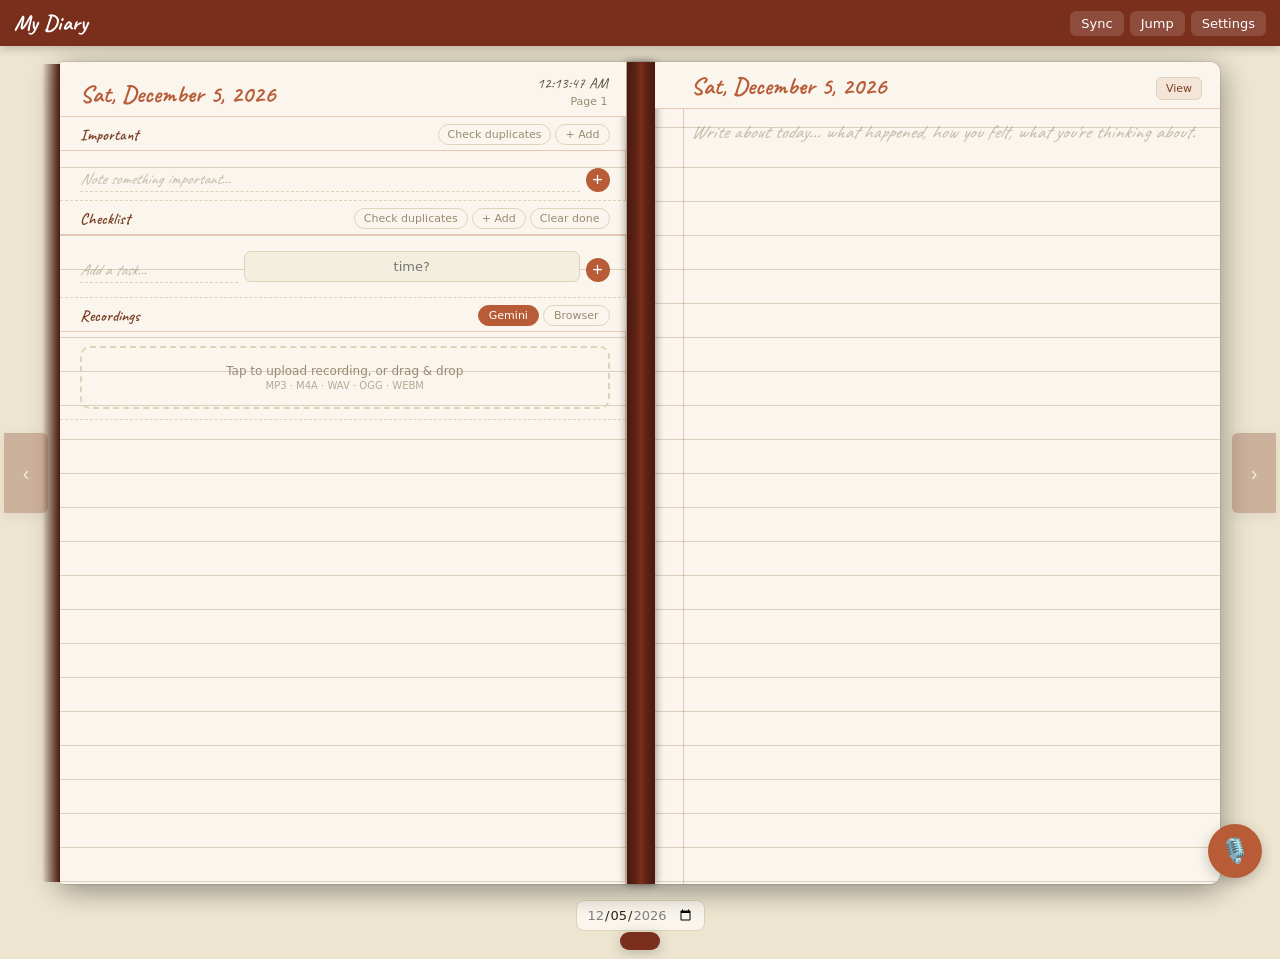
<file: index.html>
<!DOCTYPE html>
<html lang="en">
<head>
<meta charset="UTF-8">
<meta name="viewport" content="width=device-width, initial-scale=1.0">
<title>My Diary</title>
<link rel="preconnect" href="https://fonts.googleapis.com">
<link href="https://fonts.googleapis.com/css2?family=Caveat:wght@400;600;700&display=swap" rel="stylesheet">
<link rel="stylesheet" href="theme.css">
<script src="https://accounts.google.com/gsi/client" async defer></script>
<style>

/* BASE */
*, *::before, *::after { box-sizing: border-box; margin: 0; padding: 0; }
html { font-size: 16px; }
body {
  background: var(--paper3);
  min-height: 100vh;
  font-family: var(--font-ui);
  transition: background var(--trans), color var(--trans);
  overflow-x: hidden;
}

/* LOADING */
#loading {
  position: fixed; inset: 0; background: var(--cover);
  display: flex; flex-direction: column; align-items: center; justify-content: center;
  z-index: 9999; gap: 12px; transition: opacity 0.5s ease;
}
#loading .book { font-size: 56px; animation: bob 1.4s ease-in-out infinite; }
#loading p { color: rgba(255,255,255,0.75); font-size: 13px; font-family: var(--font-ui); }
@keyframes bob { 0%,100%{transform:translateY(0)} 50%{transform:translateY(-8px)} }

/* TOP BAR */
#topbar {
  position: fixed; top: 0; left: 0; right: 0; height: 46px;
  background: var(--cover); color: #fff;
  display: flex; align-items: center; justify-content: space-between;
  padding: 0 14px; z-index: 100;
  box-shadow: 0 2px 10px var(--shadow);
}
.tb-title {
  font-family: var(--font-main); font-size: 22px; font-weight: 700;
  cursor: pointer; letter-spacing: 0.3px; user-select: none;
}
.tb-right { display: flex; gap: 6px; align-items: center; }
.tb-btn {
  background: rgba(255,255,255,0.14); border: none; color: #fff;
  padding: 5px 11px; border-radius: 6px; cursor: pointer;
  font-size: 13px; font-family: var(--font-ui); transition: background 0.18s;
  display: flex; align-items: center; gap: 5px; white-space: nowrap;
}
.tb-btn:hover { background: rgba(255,255,255,0.26); }
#drive-chip {
  font-size: 11px; color: rgba(255,255,255,0.7); cursor: pointer;
  display: none;
}

/* DESKTOP BOOK LAYOUT */
#app { padding-top: 46px; min-height: 100vh; }

#book-wrap {
  display: flex;
  align-items: stretch;
  justify-content: center;
  padding: 16px 10px 16px;
  position: relative;
  height: calc(100vh - 46px);
}

.page-arrow {
  position: absolute; top: 50%; transform: translateY(-50%);
  width: 44px; height: 80px;
  background: var(--cover); color: #fff; border: none; cursor: pointer;
  border-radius: 6px; font-size: 20px;
  display: flex; align-items: center; justify-content: center;
  box-shadow: 0 3px 12px var(--shadow);
  transition: all 0.2s; z-index: 10;
}
.page-arrow:hover { background: var(--cover2); transform: translateY(-50%) scale(1.06); }
.page-arrow:disabled { opacity: 0.28; cursor: not-allowed; transform: translateY(-50%); }
#arrow-prev { left: 4px; border-radius: 0 6px 6px 0; }
#arrow-next { right: 4px; border-radius: 6px 0 0 6px; }

#book {
  display: flex;
  width: min(1160px, calc(100vw - 100px));
  height: 100%;
  border-radius: 3px 10px 10px 3px;
  box-shadow:
    -6px 6px 28px var(--shadow),
     6px 6px 28px var(--shadow),
     0 0 0 1px rgba(0,0,0,0.08);
  position: relative;
  transition: transform 0.05s;
}

#book::before {
  content: '';
  position: absolute;
  left: -18px; top: 2px; bottom: 2px; width: 18px;
  background: linear-gradient(to right, rgba(0,0,0,0.0), var(--spine-bg));
  border-radius: 4px 0 0 4px;
  pointer-events: none;
}

#book.flip-next { animation: flipNext 0.42s cubic-bezier(.4,0,.2,1); }
#book.flip-prev { animation: flipPrev 0.42s cubic-bezier(.4,0,.2,1); }
@keyframes flipNext {
  0%   { transform: perspective(1800px) rotateY(0deg); }
  38%  { transform: perspective(1800px) rotateY(-9deg); }
  100% { transform: perspective(1800px) rotateY(0deg); }
}
@keyframes flipPrev {
  0%   { transform: perspective(1800px) rotateY(0deg); }
  38%  { transform: perspective(1800px) rotateY(9deg); }
  100% { transform: perspective(1800px) rotateY(0deg); }
}

#spine {
  width: 28px; flex-shrink: 0;
  background: linear-gradient(to right,
    var(--spine-bg) 0%,
    var(--cover2) 30%,
    var(--cover) 50%,
    var(--cover2) 70%,
    var(--spine-bg) 100%
  );
  position: relative; z-index: 2;
  box-shadow: -2px 0 8px rgba(0,0,0,0.25), 2px 0 8px rgba(0,0,0,0.25);
}

#page-left {
  flex: 1;
  background: var(--paper);
  border-right: 1px solid var(--line);
  border-radius: 3px 0 0 3px;
  display: flex;
  flex-direction: column;
  overflow: hidden;
  position: relative;
}
#page-left::before {
  content: '';
  position: absolute;
  right: 0; top: 0; bottom: 0; width: 1px;
  background: var(--margin-line);
  pointer-events: none; z-index: 1;
}

#page-right {
  flex: 1;
  background: var(--paper);
  border-radius: 0 10px 10px 0;
  display: flex;
  flex-direction: column;
  overflow: hidden;
  position: relative;
}
#right-body {
  flex: 1;
  display: flex;
  flex-direction: column;
  overflow-y: auto;
}
#page-right::before {
  content: '';
  position: absolute;
  left: 28px; top: 0; bottom: 0; width: 1px;
  background: var(--margin-line);
  pointer-events: none; z-index: 1;
}

.ruled-page::after {
  content: '';
  position: absolute; inset: 0;
  pointer-events: none;
  background-image: repeating-linear-gradient(
    to bottom,
    transparent 0px,
    transparent calc(var(--line-h) - 1px),
    var(--ruled-line) calc(var(--line-h) - 1px),
    var(--ruled-line) var(--line-h)
  );
  background-position: 0 72px;
  z-index: 0;
}

.page-hdr {
  padding: 12px 18px 8px 20px;
  border-bottom: 1.5px solid var(--margin-line);
  display: flex; align-items: flex-end; justify-content: space-between;
  position: relative; z-index: 3; flex-shrink: 0;
  background: var(--paper);
}
.page-hdr-date {
  font-family: var(--font-main); font-size: 24px; font-weight: 700;
  color: var(--accent); line-height: 1; cursor: pointer;
  border-bottom: 2px dashed transparent; transition: border-color 0.2s;
  user-select: none;
}
.page-hdr-date:hover { border-bottom-color: var(--accent); }
.page-hdr-right {
  text-align: right; display: flex; flex-direction: column; gap: 2px;
}
.page-hdr-time {
  font-family: var(--font-main); font-size: 15px; color: var(--ink2);
}
.page-hdr-num {
  font-size: 11px; color: var(--ink3); font-family: var(--font-ui);
}
#page-right .page-hdr { padding-left: 36px; }
.diary-view-toggle {
  background: var(--accent-light); border: 1px solid var(--line); color: var(--accent2);
  font-family: var(--font-ui); font-size: 11px; padding: 4px 9px; border-radius: 6px;
  cursor: pointer; flex-shrink: 0; transition: background 0.15s;
}
.diary-view-toggle:hover { background: var(--accent); color: #fff; }
.diary-view-toggle.on { background: var(--accent); color: #fff; }
.diary-formatted {
  font-family: var(--font-main); font-size: 19px; color: var(--ink);
  line-height: var(--line-h); cursor: text; flex: 1;
}
.diary-formatted h1, .diary-formatted h2, .diary-formatted h3 {
  font-family: var(--font-main); color: var(--accent2); margin: 10px 0 4px; line-height: 1.2;
}
.diary-formatted h1 { font-size: 26px; }
.diary-formatted h2 { font-size: 23px; }
.diary-formatted h3 { font-size: 20px; }
.diary-formatted p { margin: 0 0 8px; }
.diary-formatted ul, .diary-formatted ol { margin: 0 0 8px; padding-left: 28px; }
.diary-formatted li { margin-bottom: 2px; }
.diary-formatted strong { color: var(--accent2); }
.diary-formatted em { color: var(--ink2); }
.diary-formatted .diary-empty-note {
  color: var(--ink3); font-style: italic; font-size: 15px; font-family: var(--font-ui);
}

.page-body {
  flex: 1; overflow-y: auto; position: relative; z-index: 2;
  padding-bottom: 24px;
}

/* SECTIONS */
.section { border-bottom: 1px dashed var(--line); }
.sec-hdr {
  position: sticky; top: 0; z-index: 4;
  background: var(--paper);
  display: flex; align-items: center; justify-content: space-between;
  padding: 7px 16px 5px 20px;
  border-bottom: 1px solid var(--margin-line);
}
.sec-title {
  font-family: var(--font-main); font-size: 16px; font-weight: 600;
  color: var(--accent2); display: flex; align-items: center; gap: 5px;
}
.sec-actions { display: flex; gap: 4px; align-items: center; }
.sec-btn {
  background: none; border: 1px solid var(--line); color: var(--ink3);
  padding: 3px 9px; border-radius: 12px; cursor: pointer; font-size: 11px;
  font-family: var(--font-ui); transition: all 0.18s;
}
.sec-btn:hover { background: var(--accent-light); color: var(--accent); border-color: var(--accent); }

/* Important items */
.important-list { padding: 5px 16px 8px 20px; display: flex; flex-direction: column; gap: 2px; }
.imp-item {
  display: flex; align-items: flex-start; gap: 7px;
  padding: 4px 5px; border-radius: 6px; transition: background 0.15s;
  font-family: var(--font-main); font-size: 17px; color: var(--ink); line-height: 1.45;
}
.imp-item:hover { background: var(--accent-light); }
.imp-bullet { color: var(--accent); font-size: 18px; line-height: 1.3; flex-shrink: 0; }
.imp-text { flex: 1; outline: none; background: transparent; border: none; font: inherit; color: inherit; }
.imp-del { opacity: 0; background: none; border: none; color: var(--accent); cursor: pointer; font-size: 15px; padding: 0 2px; transition: opacity 0.18s; align-self: center; }
.imp-item:hover .imp-del { opacity: 0.55; }
.imp-del:hover { opacity: 1 !important; }

/* Checklist items */
.check-list { padding: 5px 16px 8px 20px; display: flex; flex-direction: column; gap: 2px; }
.check-item {
  display: flex; align-items: flex-start; gap: 7px;
  padding: 4px 5px; border-radius: 6px; transition: background 0.15s;
  font-family: var(--font-main); font-size: 17px; color: var(--ink); line-height: 1.45;
}
.check-item:hover { background: var(--accent-light); }
.check-box {
  width: 17px; height: 17px; border: 2px solid var(--accent); border-radius: 3px;
  cursor: pointer; flex-shrink: 0; margin-top: 4px;
  background: transparent; transition: all 0.18s;
  display: flex; align-items: center; justify-content: center;
}
.check-item.done .check-box { background: var(--accent); border-color: var(--accent); }
.check-item.done .check-box::after { content: '✓'; color: #fff; font-size: 11px; font-weight: bold; }
.check-item.done .check-text { text-decoration: line-through; color: var(--ink3); opacity: 0.6; }
.check-text { flex: 1; outline: none; background: transparent; border: none; font: inherit; color: inherit; }
.check-time { font-size: 11px; color: var(--ink3); font-family: var(--font-ui); flex-shrink: 0; padding-top: 5px; }
.carried-tag { font-size: 10px; background: var(--accent-light); color: var(--accent2); padding: 1px 5px; border-radius: 8px; font-family: var(--font-ui); flex-shrink: 0; margin-top: 5px; cursor: default; }
.done-tag { font-size: 10px; background: var(--accent-light); color: var(--ink3); padding: 1px 5px; border-radius: 8px; font-family: var(--font-ui); flex-shrink: 0; margin-top: 5px; cursor: default; opacity: 0.85; }
.check-del { opacity: 0; background: none; border: none; color: var(--accent); cursor: pointer; font-size: 15px; padding: 0 2px; transition: opacity 0.18s; align-self: center; }
.check-item:hover .check-del { opacity: 0.55; }
.check-del:hover { opacity: 1 !important; }

/* Check item inner layout */
.check-main { flex: 1; display: flex; flex-direction: column; min-width: 0; }
.check-text-row { display: flex; align-items: center; gap: 4px; flex-wrap: wrap; }
.check-actions {
  display: flex; gap: 1px; opacity: 0; transition: opacity 0.18s; flex-shrink: 0; margin-left: auto;
}
.check-item:hover .check-actions { opacity: 1; }
.check-action-btn {
  background: none; border: none; cursor: pointer; font-size: 13px;
  padding: 1px 4px; border-radius: 4px; opacity: 0.55; transition: all 0.15s;
  line-height: 1; color: var(--ink2);
}
.check-action-btn:hover { opacity: 1; background: var(--accent-light); }

/* Imp item inner layout */
.imp-main { flex: 1; display: flex; flex-direction: column; min-width: 0; }
.imp-text-row { display: flex; align-items: center; gap: 4px; }
.imp-actions {
  display: flex; gap: 1px; opacity: 0; transition: opacity 0.18s; flex-shrink: 0; margin-left: auto;
}
.imp-item:hover .imp-actions { opacity: 1; }
.imp-item.imp-removed { opacity: 0.65; }
.imp-item.imp-removed .imp-text { text-decoration: line-through; color: var(--ink3); }
.imp-item.imp-removed .imp-bullet { color: var(--ink3); }
.imp-removed-note { font-size: 11px; font-family: var(--font-ui); color: var(--ink3); font-style: italic; margin-top: 2px; }
.merged-note { font-size: 11px; font-family: var(--font-ui); color: var(--ink3); font-style: italic; margin-top: 2px; cursor: pointer; }
.merged-note:hover { color: var(--accent); }
.sec-btn.dedupe-busy { opacity: 0.6; pointer-events: none; }
.sec-btn.dedupe-busy::after { content: '…'; }

/* Explanations */
.explanation-wrap { margin-top: 3px; padding-left: 1px; }
.explanation-text {
  font-family: var(--font-ui); font-size: 12px; color: var(--ink3); font-style: italic;
  outline: none; background: transparent; border: none; padding: 2px 5px; border-radius: 4px;
  width: 100%; line-height: 1.5; display: block; min-height: 18px;
  border-left: 2px solid var(--accent-light);
}
.explanation-text:empty::before { content: attr(data-ph); opacity: 0.5; }
.explanation-text:focus { background: var(--paper2); color: var(--ink2); border-left-color: var(--accent); }
.expl-chip {
  display: inline-flex; align-items: center; gap: 3px;
  font-size: 10px; font-family: var(--font-ui);
  color: var(--accent2); background: var(--accent-light);
  border: none; border-radius: 8px; padding: 2px 7px;
  cursor: pointer; margin-top: 3px; transition: all 0.15s;
  user-select: none;
}
.expl-chip:hover { background: var(--accent); color: #fff; }
.expl-chip.open { background: var(--accent); color: #fff; }

/* Subtasks */
.subtask-list {
  margin-top: 5px; margin-left: 2px; display: flex; flex-direction: column; gap: 1px;
  border-left: 2px solid var(--accent-light); padding-left: 8px;
}
.subtask-item {
  display: flex; align-items: center; gap: 5px; padding: 2px 3px; border-radius: 5px;
  transition: background 0.15s; font-family: var(--font-main); font-size: 15px; color: var(--ink);
}
.subtask-item:hover { background: var(--accent-light); }
.subtask-box {
  width: 14px !important; height: 14px !important; border: 1.5px solid var(--accent) !important;
  border-radius: 3px; cursor: pointer; flex-shrink: 0;
  background: transparent; transition: all 0.18s; display: flex; align-items: center; justify-content: center;
}
.subtask-item.done .subtask-box { background: var(--accent) !important; border-color: var(--accent) !important; }
.subtask-item.done .subtask-box::after { content: '✓'; color: #fff; font-size: 9px; font-weight: bold; }
.subtask-item.done .subtask-text { text-decoration: line-through; color: var(--ink3); opacity: 0.6; }
.subtask-text { flex: 1; outline: none; background: transparent; border: none; font: inherit; color: inherit; min-width: 0; }
.subtask-expl {
  font-size: 11px; color: var(--ink3); font-style: italic; font-family: var(--font-ui);
  margin-top: 1px; padding-left: 19px; line-height: 1.4;
}
.subtask-del { opacity: 0; background: none; border: none; color: var(--accent); cursor: pointer; font-size: 13px; padding: 0 2px; transition: opacity 0.18s; }
.subtask-item:hover .subtask-del { opacity: 0.5; }
.subtask-del:hover { opacity: 1 !important; }
.add-subtask-row {
  display: flex; gap: 5px; align-items: center; padding: 3px 0; margin-top: 2px;
}
.add-subtask-input {
  flex: 1; background: transparent; border: none; border-bottom: 1px dashed var(--line);
  outline: none; font-family: var(--font-main); font-size: 14px; color: var(--ink);
  padding: 1px 0; caret-color: var(--accent);
}
.add-subtask-input::placeholder { color: var(--ink3); opacity: 0.55; font-style: italic; }
.add-subtask-input:focus { border-bottom-color: var(--accent); }
.subtask-add-btn {
  width: 20px; height: 20px; border-radius: 50%; background: var(--accent); color: #fff;
  border: none; cursor: pointer; font-size: 14px; line-height: 1;
  display: flex; align-items: center; justify-content: center; flex-shrink: 0; transition: all 0.18s;
}
.subtask-add-btn:hover { background: var(--accent2); }

/* Add-item rows */
.add-row { display: flex; gap: 6px; align-items: center; padding: 3px 16px 8px 20px; }
.add-input {
  flex: 1; background: transparent; border: none; border-bottom: 1px dashed var(--line);
  outline: none; font-family: var(--font-main); font-size: 16px; color: var(--ink);
  padding: 2px 0; caret-color: var(--accent);
}
.add-input::placeholder { color: var(--ink3); opacity: 0.55; font-style: italic; }
.add-input:focus { border-bottom-color: var(--accent); }
.add-time {
  width: 72px; background: transparent; border: none; border-bottom: 1px dashed var(--line);
  outline: none; font-family: var(--font-ui); font-size: 12px; color: var(--ink3);
  padding: 2px 0; text-align: center;
}
.add-time:focus { border-bottom-color: var(--accent); }
.add-btn {
  width: 24px; height: 24px; border-radius: 50%;
  background: var(--accent); color: #fff; border: none; cursor: pointer;
  font-size: 18px; line-height: 1; display: flex; align-items: center; justify-content: center;
  flex-shrink: 0; transition: all 0.18s;
}
.add-btn:hover { background: var(--accent2); transform: scale(1.1); }

/* Diary textarea */
.diary-wrap { padding: 6px 20px 12px 36px; position: relative; z-index: 2; flex: 1; display: flex; flex-direction: column; }
.diary-ta {
  flex: 1; width: 100%; resize: none;
  background: transparent; border: none; outline: none;
  font-family: var(--font-main); font-size: 19px; color: var(--ink);
  line-height: var(--line-h); padding: 0; caret-color: var(--accent);
  transition: color var(--trans);
  min-height: 200px;
}
.diary-ta::placeholder { color: var(--ink3); opacity: 0.55; font-style: italic; }

/* Recordings */
.recordings-wrap { padding: 6px 16px 10px 20px; display: flex; flex-direction: column; gap: 8px; }

.stt-btns { display: flex; gap: 4px; }
.stt-btn {
  padding: 3px 10px; border: 1px solid var(--line); border-radius: 14px;
  cursor: pointer; font-size: 11px; font-family: var(--font-ui);
  background: var(--paper); color: var(--ink3); transition: all 0.18s;
}
.stt-btn.on { background: var(--accent); color: #fff; border-color: var(--accent); }
.stt-btn:not(.on):hover { border-color: var(--accent); color: var(--accent); }

.upload-zone {
  border: 2px dashed var(--line); border-radius: 10px;
  padding: 16px; text-align: center; cursor: pointer;
  transition: all 0.2s; color: var(--ink3); font-size: 12px; font-family: var(--font-ui);
  user-select: none;
}
.upload-zone:hover, .upload-zone.drag-over {
  border-color: var(--accent); background: var(--accent-light); color: var(--accent);
}

.stt-prog {
  display: none; align-items: center; gap: 8px;
  background: var(--accent-light); border: 1px solid var(--accent);
  border-radius: 8px; padding: 8px 12px;
  font-family: var(--font-ui); font-size: 12px; color: var(--accent2);
}
.stt-prog.on { display: flex; }
.spinner {
  width: 14px; height: 14px; border: 2px solid var(--accent);
  border-top-color: transparent; border-radius: 50%;
  animation: spin 0.75s linear infinite; flex-shrink: 0;
}
@keyframes spin { to { transform: rotate(360deg); } }

/* Recording card */
.rec-card {
  background: var(--paper2); border: 1px solid var(--line); border-radius: 9px;
  padding: 9px 12px; transition: box-shadow 0.18s;
}
.rec-card:hover { box-shadow: 0 2px 8px var(--shadow2); }
.rec-name-row {
  display: flex; align-items: center; gap: 5px;
  font-family: var(--font-main); font-size: 15px; font-weight: 600;
  color: var(--accent2); margin-bottom: 5px;
}
.rec-name-edit {
  outline: none; background: transparent; border: none; font: inherit; color: inherit;
  flex: 1; min-width: 0;
}
.rec-card-btns { display: flex; align-items: center; gap: 4px; margin-left: auto; flex-shrink: 0; }
/* "Audio" button, only visible on hover */
.rec-audio-del {
  opacity: 0; background: none; border: 1px solid var(--line);
  color: var(--ink3); padding: 2px 7px; border-radius: 6px; cursor: pointer;
  font-size: 10px; font-family: var(--font-ui); transition: all 0.18s; white-space: nowrap;
}
.rec-card:hover .rec-audio-del { opacity: 1; }
.rec-audio-del:hover { background: #fde8e8; border-color: #c0392b; color: #c0392b; }
/* × delete whole card */
.rec-del {
  opacity: 0; background: none; border: none; cursor: pointer;
  color: var(--ink3); font-size: 18px; line-height: 1; padding: 0 2px; transition: opacity 0.18s;
}
.rec-card:hover .rec-del { opacity: 0.45; }
.rec-del:hover { opacity: 1 !important; color: #c0392b; }
/* Placeholder when audio is removed */
.rec-no-audio {
  font-size: 11px; color: var(--ink3); font-family: var(--font-ui);
  font-style: italic; padding: 5px 2px; margin: 3px 0;
  border: 1px dashed var(--line); border-radius: 6px; text-align: center;
}
.rec-audio { width: 100%; height: 32px; margin: 3px 0; }
.rec-meta {
  font-size: 10px; color: var(--ink3); font-family: var(--font-ui);
  display: flex; gap: 10px; flex-wrap: wrap; margin-top: 3px;
}
/* Transcript toggle row */
.rec-tx-header {
  display: flex; align-items: center; justify-content: space-between;
  margin-top: 7px;
}
.rec-transcript-btn {
  background: none; border: 1px solid var(--line); color: var(--ink3);
  padding: 2px 9px; border-radius: 8px; cursor: pointer;
  font-size: 11px; font-family: var(--font-ui); transition: all 0.18s;
}
.rec-transcript-btn:hover { background: var(--accent-light); color: var(--accent); border-color: var(--accent); }
.rec-tx-words { font-size: 10px; color: var(--ink3); font-family: var(--font-ui); }
/* Transcript area, scrollable, editable, hidden by default */
.rec-transcript {
  background: var(--paper); border-left: 3px solid var(--accent-light);
  padding: 7px 10px; border-radius: 0 6px 6px 0;
  font-family: var(--font-main); font-size: 14px; color: var(--ink2);
  line-height: 1.6; margin-top: 6px;
  display: none;           /* toggled via .open */
  max-height: 200px;       /* scroll for long transcripts */
  overflow-y: auto;
  outline: none; white-space: pre-wrap; word-break: break-word;
}
.rec-transcript.open { display: block; }
.rec-transcript:focus { border-left-color: var(--accent); background: var(--paper); }
.rec-transcript:empty::before {
  content: 'No transcript yet, type one here or upload an audio to generate one…';
  opacity: 0.4; font-style: italic; pointer-events: none;
}

/* DESKTOP BOTTOM NAV BAR */
#desk-subnav {
  display: flex; align-items: center; justify-content: center; gap: 12px;
  padding: 0 0 28px;
}
#date-jump-input {
  background: var(--paper); border: 1px solid var(--line); color: var(--ink);
  padding: 6px 10px; border-radius: 8px; font-size: 13px; cursor: pointer;
  font-family: var(--font-ui);
}
.today-btn {
  background: var(--accent); color: #fff; border: none;
  padding: 7px 18px; border-radius: 18px; cursor: pointer;
  font-size: 13px; font-family: var(--font-ui);
  display: none; align-items: center; gap: 5px;
  box-shadow: 0 2px 8px var(--shadow2); transition: all 0.18s;
}
.today-btn.show { display: flex; }
.today-btn:hover { background: var(--accent2); }

/* MOBILE LAYOUT */
@media (max-width: 768px) {
  #book-wrap { padding: 12px 0 80px; height: auto; }
  #book {
    flex-direction: column;
    width: 100%;
    height: auto;
    min-height: auto;
    border-radius: 0;
    box-shadow: none;
  }
  #book::before { display: none; }
  #spine { display: none; }
  #arrow-prev, #arrow-next { display: none; }

  #page-left, #page-right {
    border-radius: 0; border-right: none; border-left: none; border-bottom: 1px solid var(--line);
  }
  #page-left::before, #page-right::before { display: none; }
  #book { display: flex; flex-direction: column; }
  #page-right { order: 1; }
  #page-left  { order: 2; }

  .page-hdr { padding: 10px 14px 7px; }
  .page-hdr-date { font-size: 20px; }
  #page-right::before { display: none; }
  .diary-wrap { padding: 6px 14px 12px 14px; }
  .diary-ta { font-size: 17px; }
  .sec-hdr { padding: 6px 14px 4px; }
  .important-list, .check-list { padding: 4px 14px 8px; }
  .imp-item, .check-item { font-size: 16px; }
  .add-row { padding: 2px 14px 8px; }
  .recordings-wrap { padding: 6px 14px 10px; }
  /* On mobile, always show the audio delete button */
  .rec-audio-del { opacity: 0.7; }
  .rec-del { opacity: 0.4; }

  #desk-subnav { display: none; }
  #mobile-nav {
    display: flex;
    position: fixed; bottom: 0; left: 0; right: 0;
    background: var(--cover);
    padding: 10px 12px calc(10px + env(safe-area-inset-bottom));
    gap: 8px; align-items: center; z-index: 50;
    box-shadow: 0 -2px 12px var(--shadow);
  }
  .mob-nav-btn {
    background: rgba(255,255,255,0.15); color: #fff; border: none;
    padding: 8px 0; border-radius: 8px; cursor: pointer;
    font-size: 13px; font-family: var(--font-ui); flex: 1; text-align: center;
    transition: background 0.18s;
  }
  .mob-nav-btn:disabled { opacity: 0.28; cursor: not-allowed; }
  .mob-nav-btn:not(:disabled):hover { background: rgba(255,255,255,0.26); }
  .mob-today { background: rgba(255,255,255,0.28) !important; font-weight: 600; }
  #mob-date-input {
    background: rgba(255,255,255,0.15); border: none; color: #fff;
    padding: 7px 6px; border-radius: 8px; font-size: 12px;
    font-family: var(--font-ui); flex: 1.2; text-align: center;
    -webkit-appearance: none; cursor: pointer;
  }
  #mob-date-input::-webkit-calendar-picker-indicator { filter: invert(1); opacity: 0.7; }
}

@media (min-width: 769px) {
  #mobile-nav { display: none !important; }
  #desk-subnav { display: flex; }
}

/* MODALS */
.modal-back {
  position: fixed; inset: 0; background: rgba(0,0,0,0.48);
  z-index: 200; display: none; align-items: center; justify-content: center; padding: 16px;
}
.modal-back.open { display: flex; }
.modal {
  background: var(--paper); border-radius: 14px; padding: 22px;
  width: 100%; max-width: 520px; max-height: 88vh; overflow-y: auto;
  box-shadow: 0 10px 40px rgba(0,0,0,0.35); position: relative;
}
.modal h2 {
  font-family: var(--font-main); font-size: 22px; color: var(--accent);
  margin-bottom: 18px; display: flex; align-items: center; gap: 7px;
}
.modal-x {
  position: absolute; top: 14px; right: 14px;
  background: none; border: none; font-size: 22px; cursor: pointer;
  color: var(--ink3); line-height: 1; transition: color 0.18s;
}
.modal-x:hover { color: var(--ink); }
.set-sec {
  margin-bottom: 18px; padding-bottom: 18px; border-bottom: 1px dashed var(--line);
}
.set-sec:last-child { border-bottom: none; margin-bottom: 0; }
.set-sec h3 {
  font-family: var(--font-main); font-size: 16px; color: var(--accent2);
  margin-bottom: 10px; display: flex; align-items: center; gap: 5px;
}
label { display: block; font-size: 11px; color: var(--ink3); margin-bottom: 3px; font-family: var(--font-ui); }
input[type="text"], input[type="password"], select {
  width: 100%; padding: 7px 10px; border: 1px solid var(--line);
  border-radius: 7px; font-size: 13px; font-family: var(--font-ui);
  background: var(--paper2); color: var(--ink); transition: border 0.18s; margin-bottom: 7px;
}
input:focus, select:focus { outline: none; border-color: var(--accent); }
.btn {
  padding: 7px 15px; border-radius: 7px; cursor: pointer; font-size: 13px;
  font-family: var(--font-ui); border: 1px solid var(--line);
  background: var(--paper); color: var(--ink); transition: all 0.18s;
  display: inline-flex; align-items: center; gap: 4px;
}
.btn:hover { background: var(--accent-light); border-color: var(--accent); color: var(--accent); }
.btn-primary { background: var(--accent); color: #fff; border-color: var(--accent); }
.btn-primary:hover { background: var(--accent2); border-color: var(--accent2); color: #fff; }
.btn-danger { color: #c0392b; border-color: #c0392b; }
.btn-danger:hover { background: #fde8e8; }
.btn-row { display: flex; gap: 6px; flex-wrap: wrap; align-items: center; }

/* API key list */
.key-item {
  display: flex; align-items: center; gap: 6px;
  background: var(--paper2); border: 1px solid var(--line);
  border-radius: 8px; padding: 7px 10px; margin-bottom: 5px;
}
.key-lbl { font-weight: 600; font-size: 12px; color: var(--ink); flex-shrink: 0; font-family: var(--font-ui); }
.key-val { flex: 1; font-family: monospace; font-size: 11px; color: var(--ink3); overflow: hidden; text-overflow: ellipsis; white-space: nowrap; }
.key-active-chip { font-size: 10px; background: var(--accent-light); color: var(--accent2); padding: 2px 6px; border-radius: 7px; flex-shrink: 0; font-family: var(--font-ui); }

/* Theme grid */
.theme-grid { display: grid; grid-template-columns: repeat(3, 1fr); gap: 8px; }
.theme-card {
  border: 2px solid var(--line); border-radius: 9px; padding: 10px;
  cursor: pointer; transition: all 0.18s; text-align: center;
  font-size: 12px; font-family: var(--font-ui);
}
.theme-card:hover { border-color: var(--accent); transform: scale(1.02); }
.theme-card.on { border-color: var(--accent); box-shadow: 0 0 0 2px var(--accent-light); }
.theme-preview {
  height: 34px; border-radius: 6px; margin-bottom: 6px;
  display: flex; align-items: center; justify-content: center; font-size: 18px;
}
.theme-name { font-weight: 600; font-size: 13px; }
.theme-sub { color: var(--ink3); font-size: 11px; }

/* Dark mode toggle */
.darkmode-row {
  display: flex; align-items: center; justify-content: space-between;
  margin-top: 12px; padding-top: 12px; border-top: 1px solid var(--line);
}
.darkmode-label { font-size: 13px; font-weight: 600; color: var(--ink); font-family: var(--font-ui); }
.darkmode-toggle {
  position: relative; width: 52px; height: 28px; border-radius: 14px;
  background: var(--paper3); border: 2px solid var(--line); cursor: pointer;
  transition: background 0.2s, border-color 0.2s; flex-shrink: 0;
}
.darkmode-toggle.on { background: var(--accent); border-color: var(--accent); }
.darkmode-knob {
  position: absolute; top: 1px; left: 1px; width: 20px; height: 20px;
  border-radius: 50%; background: var(--paper); box-shadow: 0 1px 3px var(--shadow);
  display: flex; align-items: center; justify-content: center; font-size: 11px;
  transition: transform 0.2s ease;
}
.darkmode-toggle.on .darkmode-knob { transform: translateX(24px); }

/* Font list */
.font-item {
  display: flex; align-items: center; gap: 7px;
  background: var(--paper2); border: 1px solid var(--line);
  border-radius: 8px; padding: 7px 10px; margin-bottom: 5px;
}
.font-name-lbl { flex-shrink: 0; font-size: 12px; color: var(--ink); font-family: var(--font-ui); min-width: 110px; }
.font-preview-txt { flex: 1; font-size: 15px; color: var(--ink2); overflow: hidden; text-overflow: ellipsis; white-space: nowrap; }
.font-use-btn {
  font-size: 11px; border: 1px solid var(--line); border-radius: 6px;
  padding: 2px 8px; font-family: var(--font-ui); background: var(--paper);
  color: var(--ink3); cursor: pointer; transition: all 0.18s; flex-shrink: 0;
}
.font-use-btn:hover, .font-use-btn.on { background: var(--accent-light); color: var(--accent); border-color: var(--accent); }

/* SFX items */
.sfx-item {
  display: flex; align-items: center; gap: 8px;
  background: var(--paper2); border: 1px solid var(--line);
  border-radius: 8px; padding: 7px 10px; margin-bottom: 5px;
}
.sfx-lbl { flex-shrink: 0; font-size: 12px; color: var(--ink); font-family: var(--font-ui); min-width: 90px; }
.sfx-fname { flex: 1; font-size: 11px; color: var(--ink3); font-family: var(--font-ui); overflow: hidden; text-overflow: ellipsis; white-space: nowrap; }
.sfx-upload-btn { font-size: 11px; border: 1px solid var(--line); border-radius: 6px; padding: 2px 8px; font-family: var(--font-ui); background: var(--paper); color: var(--ink3); cursor: pointer; transition: all 0.18s; }
.sfx-upload-btn:hover { background: var(--accent-light); color: var(--accent); border-color: var(--accent); }
.sfx-test { background: none; border: none; cursor: pointer; color: var(--ink3); font-size: 14px; transition: color 0.18s; }
.sfx-test:hover { color: var(--accent); }

/* Drive status */
.drive-row {
  display: flex; align-items: center; gap: 8px;
  padding: 8px 12px; border-radius: 8px; font-size: 12px;
  font-family: var(--font-ui); margin-bottom: 9px;
}
.drive-row.off { background: var(--paper2); color: var(--ink3); border: 1px solid var(--line); }
.drive-row.on  { background: #e8f7ef; color: #1a7a4a; }
.dot { width: 7px; height: 7px; border-radius: 50%; flex-shrink: 0; }
.dot.green { background: #27ae60; animation: blink 2s ease infinite; }
.dot.gray  { background: #bbb; }
@keyframes blink { 0%,100%{opacity:1} 50%{opacity:0.35} }

/* Calendar */
.cal-wrap { margin-top: 10px; }
.cal-nav { display: flex; align-items: center; justify-content: space-between; margin-bottom: 8px; }
.cal-nav span { font-family: var(--font-main); font-size: 18px; color: var(--accent); font-weight: 600; }
.cal-nav button { background: none; border: 1px solid var(--line); border-radius: 7px; padding: 4px 11px; cursor: pointer; font-size: 16px; color: var(--ink); transition: all 0.18s; }
.cal-nav button:hover { background: var(--accent-light); }
.cal-wdays { display: grid; grid-template-columns: repeat(7,1fr); gap: 2px; margin-bottom: 3px; }
.cal-wdays span { text-align: center; font-size: 11px; color: var(--ink3); font-family: var(--font-ui); }
.cal-grid { display: grid; grid-template-columns: repeat(7,1fr); gap: 3px; }
.cal-day {
  aspect-ratio: 1; display: flex; align-items: center; justify-content: center;
  border-radius: 6px; cursor: pointer; font-size: 12px; font-family: var(--font-ui);
  color: var(--ink); transition: all 0.14s;
}
.cal-day:hover { background: var(--accent-light); color: var(--accent); }
.cal-day.has { background: var(--accent-light); color: var(--accent); font-weight: 600; }
.cal-day.today { border: 2px solid var(--accent); }
.cal-day.sel { background: var(--accent); color: #fff; }
.cal-day.empty { cursor: default; pointer-events: none; }
.cal-day.future { opacity: 0.25; pointer-events: none; }
.cal-day.locked { opacity: 0.25; pointer-events: none; }

/* Range slider */
.range-row { display: flex; align-items: center; gap: 10px; }
.range-row input[type=range] { flex: 1; }
.range-val { font-size: 12px; color: var(--ink3); font-family: var(--font-ui); min-width: 36px; }

/* Toast */
#toast {
  position: fixed; bottom: 20px; left: 50%; transform: translateX(-50%) translateY(70px);
  background: var(--cover); color: #fff; padding: 9px 20px; border-radius: 18px;
  font-size: 13px; font-family: var(--font-ui); z-index: 999;
  transition: transform 0.28s ease; white-space: nowrap;
  box-shadow: 0 3px 14px var(--shadow); pointer-events: none;
}
#toast.show { transform: translateX(-50%) translateY(0); }
@media (max-width: 768px) {
  #toast { bottom: 80px; }
}

/* Floating Audio Inbox button */
#inbox-fab {
  position: fixed; right: 18px; bottom: 22px; z-index: 200;
  background: var(--accent); color: #fff; border: none;
  width: 54px; height: 54px; border-radius: 50%;
  display: flex; align-items: center; justify-content: center;
  font-size: 24px; cursor: pointer; text-decoration: none;
  box-shadow: 0 4px 14px var(--shadow); transition: transform 0.18s, background 0.18s;
}
#inbox-fab:hover { transform: scale(1.08); background: var(--accent2); }
@media (max-width: 768px) {
  #inbox-fab { right: 14px; bottom: 84px; width: 48px; height: 48px; font-size: 21px; }
}


/* Scrollbars */
::-webkit-scrollbar { width: 4px; }
::-webkit-scrollbar-track { background: transparent; }
::-webkit-scrollbar-thumb { background: var(--line); border-radius: 8px; }
</style>
</head>
<body>

<!-- Loading -->
<div id="loading">
  <div class="book">📔</div>
  <p>Opening your diary...</p>
</div>

<!-- Top bar -->
<div id="topbar">
  <div class="tb-title" onclick="goToToday()">My Diary</div>
  <div class="tb-right">
    <span id="drive-chip"></span>
    <button class="tb-btn" onclick="syncNow({allowPrompt:true})">Sync</button>
    <button class="tb-btn" onclick="openModal('cal-modal')">Jump</button>
    <button class="tb-btn" onclick="openModal('set-modal')">Settings</button>
  </div>
</div>

<a id="inbox-fab" href="inbox.html" title="Audio Inbox, upload &amp; assign recordings">🎙️</a>

<div id="app">
  <div id="book-wrap">

    <!-- Left arrow -->
    <button class="page-arrow" id="arrow-prev" onclick="navPage(-1)">‹</button>

    <!-- THE OPEN BOOK -->
    <div id="book">

      <!-- LEFT PAGE: Important + Checklist + Recordings -->
      <div id="page-left" class="ruled-page">
        <div class="page-hdr" id="left-hdr">
          <div class="page-hdr-date" onclick="openModal('cal-modal')" id="hdr-date-l">...</div>
          <div class="page-hdr-right">
            <span class="page-hdr-time" id="hdr-time">--:--</span>
            <span class="page-hdr-num" id="hdr-page-num">Page 1</span>
          </div>
        </div>
        <div class="page-body" id="left-body">

          <!-- Important -->
          <div class="section" id="sec-imp">
            <div class="sec-hdr">
              <div class="sec-title">Important</div>
              <div class="sec-actions">
                <button class="sec-btn" id="dedupe-imp-btn" onclick="manualDedupeImportant()" title="Find and merge duplicate important notes">Check duplicates</button>
                <button class="sec-btn" onclick="focusAddImp()">+ Add</button>
              </div>
            </div>
            <div class="important-list" id="imp-list"></div>
            <div class="add-row">
              <input class="add-input" id="imp-input" placeholder="Note something important..."
                onkeydown="if(event.key==='Enter'){addImp();event.preventDefault()}">
              <button class="add-btn" onclick="addImp()">+</button>
            </div>
          </div>

          <!-- Checklist -->
          <div class="section" id="sec-check">
            <div class="sec-hdr">
              <div class="sec-title">Checklist</div>
              <div class="sec-actions">
                <button class="sec-btn" id="dedupe-check-btn" onclick="manualDedupeChecklist()" title="Find and merge duplicate tasks">Check duplicates</button>
                <button class="sec-btn" onclick="focusAddCheck()">+ Add</button>
                <button class="sec-btn" onclick="clearDone()">Clear done</button>
              </div>
            </div>
            <div class="check-list" id="check-list"></div>
            <div class="add-row">
              <input class="add-input" id="check-input" placeholder="Add a task..."
                onkeydown="if(event.key==='Enter'){addCheck();event.preventDefault()}">
              <input class="add-time" id="check-time" type="text" placeholder="time?">
              <button class="add-btn" onclick="addCheck()">+</button>
            </div>
          </div>

          <!-- Recordings -->
          <div class="section" id="sec-rec">
            <div class="sec-hdr">
              <div class="sec-title">Recordings</div>
              <div class="sec-actions">
                <div class="stt-btns">
                  <button class="stt-btn on" data-m="gemini" onclick="setStt('gemini')">Gemini</button>
                  <button class="stt-btn"    data-m="browser" onclick="setStt('browser')">Browser</button>
                </div>
              </div>
            </div>
            <div class="recordings-wrap" id="rec-wrap">
              <div class="stt-prog" id="stt-prog">
                <div class="spinner"></div>
                <span id="stt-status">Processing...</span>
              </div>
              <div id="rec-list"></div>
              <div class="upload-zone" id="upload-zone"
                onclick="document.getElementById('audio-in').click()"
                ondragover="dragOver(event)"
                ondragleave="dragLeave(event)"
                ondrop="dropAudio(event)">
                Tap to upload recording, or drag &amp; drop<br>
                <span style="font-size:10px;opacity:0.7;margin-top:2px;display:block">MP3 · M4A · WAV · OGG · WEBM</span>
              </div>
              <input type="file" id="audio-in" accept="audio/*" style="display:none" onchange="uploadAudio(this)">
            </div>
          </div>

        </div>
      </div>

      <!-- Spine -->
      <div id="spine"></div>

      <!-- RIGHT PAGE: Diary / Today -->
      <div id="page-right" class="ruled-page">
        <div class="page-hdr">
          <div class="page-hdr-date" id="hdr-date-r" onclick="openModal('cal-modal')">How was your day?</div>
          <button class="diary-view-toggle" id="diary-view-toggle" onclick="toggleDiaryView()" title="Toggle formatted view">View</button>
        </div>
        <div class="page-body" id="right-body" style="display:flex;flex-direction:column;">
          <div class="diary-wrap" style="flex:1;display:flex;flex-direction:column;">
            <textarea class="diary-ta" id="diary-ta"
              placeholder="Write about today... what happened, how you felt, what you're thinking about."
              oninput="saveDiary()"></textarea>
            <div class="diary-formatted" id="diary-formatted" style="display:none" onclick="toggleDiaryView()"></div>
          </div>
        </div>
      </div>

    </div><!-- /book -->

    <!-- Right arrow -->
    <button class="page-arrow" id="arrow-next" onclick="navPage(1)">›</button>

  </div><!-- /book-wrap -->

  <!-- Desktop sub-nav -->
  <div id="desk-subnav">
    <button class="today-btn" id="today-btn-desk" onclick="goToToday()">Go to Today</button>
    <input type="date" id="date-jump-input" onchange="jumpDate(this.value)">
  </div>

  <!-- Mobile sticky nav -->
  <div id="mobile-nav">
    <button class="mob-nav-btn" id="mob-prev" onclick="navPage(-1)">‹ Prev</button>
    <input type="date" id="mob-date-input" onchange="jumpDate(this.value)">
    <button class="mob-nav-btn mob-today" id="mob-today" onclick="goToToday()" style="display:none">Today</button>
    <button class="mob-nav-btn" id="mob-next" onclick="navPage(1)">Next ›</button>
  </div>

</div><!-- /app -->

<!-- Calendar Modal -->
<div class="modal-back" id="cal-modal">
  <div class="modal" style="max-width:320px">
    <button class="modal-x" onclick="closeModal('cal-modal')">×</button>
    <h2>Jump to Date</h2>
    <div class="cal-wrap">
      <div class="cal-nav">
        <button onclick="calMov(-1)">‹</button>
        <span id="cal-lbl"></span>
        <button onclick="calMov(1)">›</button>
      </div>
      <div class="cal-wdays">
        <span>Su</span><span>Mo</span><span>Tu</span><span>We</span><span>Th</span><span>Fr</span><span>Sa</span>
      </div>
      <div class="cal-grid" id="cal-grid"></div>
    </div>
  </div>
</div>

<!-- Settings Modal -->
<div class="modal-back" id="set-modal">
  <div class="modal">
    <button class="modal-x" onclick="closeModal('set-modal')">×</button>
    <h2>Settings</h2>

    <div class="set-sec">
      <h3>API Keys (Gemini)</h3>
      <div id="keys-list"></div>
      <div style="display:flex;gap:6px;margin-bottom:6px">
        <input type="text" id="new-key-lbl" placeholder="Label (Main, Backup…)" style="margin:0;flex:0 0 130px">
        <input type="password" id="new-key-val" placeholder="AIza…" style="margin:0;flex:1">
      </div>
      <button class="btn btn-primary" onclick="addKey()">+ Add Key</button>
    </div>

    <div class="set-sec">
      <h3>Google Drive</h3>
      <div id="drive-status"></div>
      <input type="text" id="drive-client-id" placeholder="Google OAuth Client ID (xxxx.apps.googleusercontent.com)" style="margin-bottom:6px">
      <div class="btn-row">
        <button class="btn btn-primary" id="drive-con-btn" onclick="connectDrive()">Connect Drive</button>
        <button class="btn" id="drive-sync-btn" onclick="syncNow()" style="display:none">Sync Now</button>
        <button class="btn" id="drive-restore-btn" onclick="restoreFromDrive()" style="display:none">Restore Latest</button>
        <button class="btn" id="drive-folder-btn" onclick="openDriveFolder()" style="display:none">View Backup File</button>
        <button class="btn btn-danger" id="drive-dis-btn" onclick="disconnectDrive()" style="display:none">Disconnect</button>
      </div>
      <p style="font-size:11px;color:var(--ink3);font-family:var(--font-ui);margin-top:7px">Works offline, saves locally, backs up to a "My Diary" folder on Drive in the background while connected.</p>
    </div>

    <div class="set-sec">
      <h3>Theme</h3>
      <div class="theme-grid">
        <div class="theme-card on" data-t="default" onclick="setTheme('default')">
          <div class="theme-preview" style="background:#faf6ed;border:1px solid #ddd3b8"></div>
          <div class="theme-name">Cream</div><div class="theme-sub">Classic notebook</div>
        </div>
        <div class="theme-card" data-t="forest" onclick="setTheme('forest')">
          <div class="theme-preview" style="background:#f2f5ee;border:1px solid #ccdac4"></div>
          <div class="theme-name">Forest</div><div class="theme-sub">Earthy surprise</div>
        </div>
        <div class="theme-card" data-t="blue" onclick="setTheme('blue')">
          <div class="theme-preview" style="background:#fff;border:1px solid #ddd"></div>
          <div class="theme-name">Blue</div><div class="theme-sub">Clean and minimal</div>
        </div>
        <div class="theme-card" data-t="purple" onclick="setTheme('purple')">
          <div class="theme-preview" style="background:#f8f5fb;border:1px solid #ddcdef"></div>
          <div class="theme-name">Purple</div><div class="theme-sub">Soft and dreamy</div>
        </div>
        <div class="theme-card" data-t="pink" onclick="setTheme('pink')">
          <div class="theme-preview" style="background:#fdf5f7;border:1px solid #f2cdd9"></div>
          <div class="theme-name">Pink</div><div class="theme-sub">Warm and sweet</div>
        </div>
      </div>
      <div class="darkmode-row">
        <span class="darkmode-label">Dark mode</span>
        <div class="darkmode-toggle" id="darkmode-toggle" onclick="toggleDarkMode()">
          <div class="darkmode-knob" id="darkmode-knob"></div>
        </div>
      </div>
    </div>

    <div class="set-sec">
      <h3>Fonts</h3>
      <div id="fonts-list"></div>
      <div style="background:var(--paper2);border-radius:9px;padding:11px;margin-top:8px">
        <label>Font name</label>
        <input type="text" id="new-font-name" placeholder="e.g. My Handwriting">
        <label>Font file (.ttf .otf .woff .woff2)</label>
        <input type="file" id="font-file-in" accept=".ttf,.otf,.woff,.woff2" onchange="readFontFile(this)"
          style="border:none;padding:0;background:transparent;color:var(--ink3);font-size:12px;margin-bottom:8px">
        <button class="btn btn-primary" onclick="addFont()">+ Add Font</button>
      </div>
    </div>

    <div class="set-sec">
      <h3>Sound Effects</h3>
      <div id="sfx-items">
        <div class="sfx-item">
          <span class="sfx-lbl">Page flip</span>
          <span class="sfx-fname" id="sfx-flip-name">None</span>
          <button class="sfx-upload-btn" onclick="document.getElementById('sfx-flip-in').click()">Upload</button>
          <input type="file" id="sfx-flip-in" accept="audio/*" style="display:none" onchange="loadSfx('flip',this)">
          <button class="sfx-test" onclick="testSfx('flip')">▶</button>
        </div>
        <div class="sfx-item">
          <span class="sfx-lbl">Writing</span>
          <span class="sfx-fname" id="sfx-write-name">None</span>
          <button class="sfx-upload-btn" onclick="document.getElementById('sfx-write-in').click()">Upload</button>
          <input type="file" id="sfx-write-in" accept="audio/*" style="display:none" onchange="loadSfx('write',this)">
          <button class="sfx-test" onclick="testSfx('write')">▶</button>
        </div>
        <div class="sfx-item">
          <span class="sfx-lbl">Check off</span>
          <span class="sfx-fname" id="sfx-check-name">None</span>
          <button class="sfx-upload-btn" onclick="document.getElementById('sfx-check-in').click()">Upload</button>
          <input type="file" id="sfx-check-in" accept="audio/*" style="display:none" onchange="loadSfx('check',this)">
          <button class="sfx-test" onclick="testSfx('check')">▶</button>
        </div>
      </div>
    </div>

    <div class="set-sec">
      <h3>Line Spacing</h3>
      <div class="range-row">
        <input type="range" min="28" max="50" value="34" id="lh-slider" oninput="setLH(this.value)">
        <span class="range-val" id="lh-val">34px</span>
      </div>
    </div>

    <div class="set-sec">
      <h3>Data</h3>
      <div class="btn-row">
        <button class="btn" onclick="exportAll()">Export</button>
        <button class="btn" onclick="document.getElementById('import-in').click()">Import</button>
        <input type="file" id="import-in" accept=".json" style="display:none" onchange="importAll(this)">
        <button class="btn btn-danger" onclick="confirmClear()">Clear All</button>
      </div>
    </div>

  </div>
</div>

<!-- Toast -->
<div id="toast"></div>

<script>
// DIARY APP, JavaScript

const STORE = 'diary_v2';
let S = {
  pages: {},
  archivedKeys: [],
  global: { important: [], mergedNotes: [] },
  cfg: {
    theme: 'default', darkMode: false, font: "'Caveat',cursive", lh: 34,
    stt: 'gemini', keys: [], drive: {on:false}, sfx: {},
    fonts: [], customBg: null
  }
};
let curDate   = phToday();
let calView   = new Date();
let sfxBufs   = {};
let fontData  = null;
let saveTimer = null;
let driveSyncTimer = null;
let tokenClient = null;
let tokenResolve = null, tokenReject = null;
let driveToken = { access_token: null, expiresAt: 0 };
const IS_HTTPS = location.protocol === 'https:';
const DRIVE_SCOPE = IS_HTTPS
  ? 'https://www.googleapis.com/auth/drive'
  : 'https://www.googleapis.com/auth/drive.file';
// Token-refresh Worker: hands back a fresh Drive access token without
// needing a Google login popup. Falls back to the normal popup flow
// if the Worker is unreachable.
const TOKEN_WORKER_URL = 'https://dearydiaryrefreshme.unbinding640.workers.dev/token';
const TOKEN_WORKER_SECRET = 'I_used_to_love_like_really_really_love_Angela_tobefair_She_was_the_only_one_I_had_to_love_Im_not_even_sure_if_I_dont_love_her_right_now';
const DRIVE_FILENAME = 'my-diary-backup.json';
const DRIVE_FOLDER_NAME = 'My Diary';
const MY_CLIENT_ID = '286185271299-tdgpi0h9gtdbh3h6b2bm180ngmlr7ihp.apps.googleusercontent.com';

// Helpers
function phToday() {
  const d = new Date();
  const y = d.getFullYear();
  const m = String(d.getMonth()+1).padStart(2,'0');
  const day = String(d.getDate()).padStart(2,'0');
  return `${y}-${m}-${day}`;
}
function phNow() { return new Date(); }
function uid() { return Math.random().toString(36).slice(2,9); }
function esc(s) {
  return (s||'').replace(/&/g,'&amp;').replace(/</g,'&lt;').replace(/>/g,'&gt;').replace(/"/g,'&quot;');
}
function toast(msg, ms=2600) {
  const t = document.getElementById('toast');
  t.textContent = msg; t.classList.add('show');
  setTimeout(() => t.classList.remove('show'), ms);
}
function fmtDate(s) {
  const [y,m,d] = s.split('-').map(Number);
  return new Date(y,m-1,d).toLocaleDateString('en-PH',{weekday:'short',month:'long',day:'numeric',year:'numeric'});
}
function fmtTime(dt) {
  return dt.toLocaleTimeString('en-PH',{hour:'2-digit',minute:'2-digit',second:'2-digit',hour12:true});
}
function relDateLabel(s) {
  const [y,m,d] = s.split('-').map(Number);
  const then = new Date(y,m-1,d);
  const t = new Date(); const today = new Date(t.getFullYear(),t.getMonth(),t.getDate());
  const days = Math.round((today - then) / 86400000);
  if (days === 0) return 'Today';
  if (days === 1) return 'Yesterday';
  if (days > 1 && days < 7) return `${days} days ago`;
  if (days >= 7 && days < 14) return 'A week ago';
  if (days >= 14 && days < 30) return `${Math.floor(days/7)} weeks ago`;
  if (days >= 30 && days < 60) return 'A month ago';
  if (days >= 60) return `${Math.floor(days/30)} months ago`;
  if (days < 0) return fmtDate(s);
  return fmtDate(s);
}
function relDateTimeLabel(iso) {
  const dt = new Date(iso);
  const dateStr = `${dt.getFullYear()}-${String(dt.getMonth()+1).padStart(2,'0')}-${String(dt.getDate()).padStart(2,'0')}`;
  return relDateLabel(dateStr);
}

// STORAGE
const MAX_LOCAL_PAGES = 5;
const BLOB_PREFIX = 'diary_blob_';

function blobKey(id) { return BLOB_PREFIX + id; }

function saveBlob(id, data) {
  if (!data) return true;
  try { localStorage.setItem(blobKey(id), data); return true; } catch(e) {
    console.warn('Could not save blob', id, ', storage full?');
    return false;
  }
}
function loadBlob(id) {
  try { return localStorage.getItem(blobKey(id)); } catch(e) { return null; }
}
function deleteBlob(id) {
  try { localStorage.removeItem(blobKey(id)); } catch(e) {}
}

// Returns { stripped, failedCount }
function stripAndSaveBlobs(pages) {
  const stripped = {};
  let failedCount = 0;
  for (const [date, pg] of Object.entries(pages)) {
    stripped[date] = {
      ...pg,
      recs: (pg.recs || []).map(r => {
        if (r.data && !saveBlob(r.id, r.data)) failedCount++;
        return { ...r, data: null };
      })
    };
  }
  return { stripped, failedCount };
}

function reattachBlobs(pages) {
  for (const pg of Object.values(pages)) {
    for (const r of (pg.recs || [])) {
      if (!r.data) r.data = loadBlob(r.id) || null;
    }
  }
}

function stripAndSaveCfgBlobs(cfg) {
  const c = { ...cfg };
  c.fonts = (cfg.fonts || []).map(f => {
    if (f.data) saveBlob('font_' + f.id, f.data);
    return { ...f, data: null };
  });
  c.sfx = {};
  for (const [type, data] of Object.entries(cfg.sfx || {})) {
    if (data) saveBlob('sfx_' + type, data);
    c.sfx[type] = null;
  }
  return c;
}

function reattachCfgBlobs(cfg) {
  cfg.fonts = (cfg.fonts || []).map(f => ({ ...f, data: loadBlob('font_' + f.id) || f.data || null }));
  const sfx = {};
  for (const type of ['flip', 'write', 'check']) {
    sfx[type] = loadBlob('sfx_' + type) || cfg.sfx?.[type] || null;
  }
  cfg.sfx = sfx;
}

function persistLocal() {
  const buildPayload = (pages) => {
    const { stripped: strippedPages } = stripAndSaveBlobs(pages);
    const strippedCfg = stripAndSaveCfgBlobs(S.cfg);
    return { pages: strippedPages, cfg: strippedCfg, archivedKeys: S.archivedKeys || [], global: S.global || { important: [] } };
  };
  try {
    localStorage.setItem(STORE, JSON.stringify(buildPayload(S.pages)));
  } catch(e) {
    // Quota exceeded (rare): fall back to keeping today plus the most
    // recent days with content, so the save still succeeds instead of failing silently.
    console.warn('persistLocal: full save failed, retrying with a trimmed set:', e.message);
    try {
      const today = phToday();
      const sortedDates = Object.keys(S.pages).sort().reverse();
      const trimmed = {};
      let count = 0;
      for (const k of sortedDates) {
        if (k === today || count < MAX_LOCAL_PAGES) { trimmed[k] = S.pages[k]; if (k !== today) count++; }
      }
      localStorage.setItem(STORE, JSON.stringify(buildPayload(trimmed)));
      toast('Storage is nearly full, only recent days were saved locally. Connect Drive to keep everything backed up.', 6000);
    } catch(e2) {
      console.error('persistLocal failed even after trimming:', e2);
      toast('Could not save, your browser storage may be full', 5000);
    }
  }
}

function save() {
  persistLocal();
  queueDriveSync();
}

function load() {
  try {
    const raw = localStorage.getItem(STORE);
    if (!raw) return;
    const p = JSON.parse(raw);
    S.pages = p.pages || {};
    // Remove any stale non-date keys (e.g. "stripped", "failedCount") left by the old bug
    for (const k of Object.keys(S.pages)) {
      if (!/^\d{4}-\d{2}-\d{2}$/.test(k)) delete S.pages[k];
    }
    S.archivedKeys = p.archivedKeys || [];
    S.global = p.global || { important: [] };
    if (!Array.isArray(S.global.important)) S.global.important = [];
    if (!Array.isArray(S.global.mergedNotes)) S.global.mergedNotes = [];
    // One-time migration: pull any legacy per-page `imp` items into the global list
    let migrated = false;
    for (const [date, pg] of Object.entries(S.pages)) {
      if (Array.isArray(pg.imp) && pg.imp.length) {
        for (const old of pg.imp) {
          S.global.important.push({
            id: old.id || uid(),
            text: old.text,
            addedOn: date,
            removedOn: null,
            explanation: old.explanation || null,
            at: old.at || new Date().toISOString()
          });
        }
        pg.imp = [];
        migrated = true;
      }
    }
    if (migrated) console.log('[Migration] Moved legacy per-page Important items into global list');
    if (p.cfg) S.cfg = { ...S.cfg, ...p.cfg, drive: {...S.cfg.drive,...(p.cfg.drive||{})}, sfx: {...(p.cfg.sfx||{})} };
    // One-time migration: old theme names -> color family + dark mode toggle
    if (S.cfg.theme === 'dark') { S.cfg.theme = 'default'; S.cfg.darkMode = true; }
    else if (S.cfg.theme === 'white') { S.cfg.theme = 'blue'; }
    reattachBlobs(S.pages);
    reattachCfgBlobs(S.cfg);
  } catch(e) {}
}

// Page data
function page(d) {
  if (!S.pages[d]) S.pages[d] = { diary:'', imp:[], check:[], recs:[], created: new Date().toISOString() };
  return S.pages[d];
}

function carryChecklist(d) {
  const pg = page(d);
  const carried = new Set(pg.check.filter(i => i.carried).map(i => i.srcId));
  const toCarry = [];
  Object.keys(S.pages).sort().forEach(prevDate => {
    if (prevDate >= d) return;
    (S.pages[prevDate].check || []).forEach(i => {
      if (!i.done && !carried.has(i.id)) {
        carried.add(i.id);
        toCarry.push({ ...i, id: uid(), srcId: i.id, carried: true, carryFrom: prevDate,
          subtasks: (i.subtasks||[]).map(s=>({...s, id:uid()})) });
      }
    });
  });
  if (!toCarry.length) return;
  pg.check = [...toCarry, ...pg.check.filter(i => !i.carried)];
  save();
}

// Render page
function renderPage(d) {
  const wasMissingLocally = !S.pages[d];
  const pg = page(d);
  carryChecklist(d);

  const label = fmtDate(d);
  document.getElementById('hdr-date-l').textContent = label;
  document.getElementById('hdr-date-r').textContent = label;

  const nums = Object.keys(S.pages).sort();
  const idx  = nums.indexOf(d);
  document.getElementById('hdr-page-num').textContent = 'Page ' + (idx >= 0 ? idx+1 : 1);

  document.getElementById('diary-ta').value = pg.diary || '';
  document.getElementById('diary-ta').style.display = '';
  document.getElementById('diary-formatted').style.display = 'none';
  const dvt = document.getElementById('diary-view-toggle');
  if (dvt) { dvt.classList.remove('on'); dvt.textContent = 'View'; }

  renderImp(pg); renderCheck(pg); renderRecs(pg);
  setTimeout(syncDiaryHeight, 50);

  const today = phToday();
  document.getElementById('arrow-prev').disabled = !canGoPrev(d);
  document.getElementById('arrow-next').disabled = d >= today;
  document.getElementById('mob-prev').disabled    = !canGoPrev(d);
  document.getElementById('mob-next').disabled    = d >= today;

  const notToday = d !== today;
  document.getElementById('today-btn-desk').classList.toggle('show', notToday);
  const mt = document.getElementById('mob-today');
  mt.style.display = notToday ? 'block' : 'none';

  document.getElementById('date-jump-input').value = d;
  document.getElementById('date-jump-input').min = oldestAllowedDate();
  document.getElementById('date-jump-input').max = today;
  document.getElementById('mob-date-input').value  = d;
  document.getElementById('mob-date-input').min = oldestAllowedDate();
  document.getElementById('mob-date-input').max = today;

  // This page didn't exist locally , it may still exist in the Drive backup
  // (written from another device, or via the Audio Inbox). Check in the
  // background and re-render if Drive actually has content for this day.
  if (wasMissingLocally && S.cfg.drive?.on && S.cfg.drive?.fileId) {
    backfillPageFromDrive(d);
  }
}

let driveBackfillInFlight = null;
async function backfillPageFromDrive(d) {
  if (driveBackfillInFlight === d) return;
  driveBackfillInFlight = d;
  try {
    const fileId = S.cfg.drive.fileId;
    const text = await downloadBackupFile(fileId, false);
    const full = JSON.parse(text);
    const drivePg = full.pages?.[d];
    if (drivePg && hasContent(drivePg, d) && d === curDate && !hasContent(S.pages[d], d)) {
      S.pages[d] = drivePg;
      reattachBlobs({ [d]: S.pages[d] });
      persistLocal();
      renderPage(d);
      toast('Found this day in your Drive backup');
    }
  } catch(e) {
    console.warn('[Drive] Background backfill failed for', d, ':', e.message);
  } finally {
    if (driveBackfillInFlight === d) driveBackfillInFlight = null;
  }
}

function hasContent(pg, date) {
  if (!pg) return false;
  if ((pg.diary||'').trim()) return true;
  if ((pg.check||[]).length) return true;
  if ((pg.recs||[]).length) return true;
  if (date && (S.global.important||[]).some(i => i.addedOn === date)) return true;
  return false;
}
function oldestAllowedDate() {
  const today = phToday();
  const withContent = Object.keys(S.pages)
    .filter(k => k === today || hasContent(S.pages[k], k))
    .sort();
  return withContent.length ? withContent[0] : today;
}
function canGoPrev(d) { return d > oldestAllowedDate(); }

// Important (global, persistent across days)
// Visibility rule for a given viewed day `d`:
//   - item.addedOn must be <= d (it existed by that day)
//   - if not removed -> show normal
//   - if removed:
//       - if d === removedOn -> show struck-through, "removed today"
//       - if d > removedOn   -> hidden entirely
//       - if d < removedOn   -> show normal (wasn't removed yet on that day)
function visibleImportantFor(d) {
  return (S.global.important || []).filter(i => {
    if (i.addedOn > d) return false;
    if (i.removedOn) {
      if (d > i.removedOn) return false; // gone for good after that day
    }
    return true;
  }).sort((a,b) => a.addedOn.localeCompare(b.addedOn));
}

function renderImp(pg) {
  const el = document.getElementById('imp-list');
  const items = visibleImportantFor(curDate);
  el.innerHTML = items.map(i => {
    const isRemovedToday = i.removedOn && i.removedOn === curDate;
    const removedNote = isRemovedToday
      ? `<div class="imp-removed-note">Removed on ${esc(fmtDate(i.removedOn))}</div>`
      : '';
    const mergeNotes = mergedNotesFor('imp', i.id)
      .map(n => `<div class="merged-note" title="Click to dismiss this note" onclick="dismissMergedNote('${n.id}')">Merged duplicate (${esc(fmtDate(n.mergedOn))}): "${esc(n.text)}"</div>`)
      .join('');
    return `
    <div class="imp-item ${isRemovedToday ? 'imp-removed' : ''}">
      <span class="imp-bullet">${isRemovedToday ? '☆' : '★'}</span>
      <div class="imp-main">
        <div class="imp-text-row">
          <div class="imp-text" contenteditable="${isRemovedToday ? 'false' : 'true'}" spellcheck="false"
            onblur="updImp('${i.id}',this.textContent)"
            onkeydown="if(event.key==='Enter'){event.preventDefault();this.blur()}"
          >${esc(i.text)}</div>
          ${!isRemovedToday ? `
          <div class="imp-actions">
            <button class="check-action-btn" title="Explanation" onclick="toggleExplanation('${i.id}','imp')">💬</button>
            <button class="check-action-btn" title="AI explain" onclick="aiExplain('${i.id}','imp')">✨</button>
          </div>` : ''}
        </div>
        ${removedNote}
        ${mergeNotes}
        <div class="explanation-wrap" id="expl-${i.id}" style="${i.explanation?'':'display:none'}">
          <div class="explanation-text" contenteditable="true" spellcheck="false"
            data-ph="Add an explanation..."
            onblur="updExplanation('${i.id}','imp',this.textContent)"
          >${esc(i.explanation||'')}</div>
        </div>
        ${i.explanation ? `<button class="expl-chip open" id="expl-chip-${i.id}" onclick="toggleExplanation('${i.id}','imp')">Explain</button>` : ''}
      </div>
      <button class="imp-del" onclick="delImp('${i.id}')" title="Remove (today)">×</button>
    </div>`;
  }).join('');
}
function focusAddImp() { document.getElementById('imp-input').focus(); }
async function addImp() {
  const el = document.getElementById('imp-input');
  const text = el.value.trim(); if (!text) return;
  el.value = ''; // clear immediately so typing isn't blocked by the dedupe check
  const today = phToday();
  let isDup = false;
  try { isDup = await dedupeImportantBeforeAdd(text, today); } catch {}
  if (isDup) {
    save(); renderImp(page(curDate)); setTimeout(syncDiaryHeight, 50);
    toast('Looks like a duplicate , merged into the existing note.');
    return;
  }
  S.global.important.push({ id: uid(), text, addedOn: today, removedOn: null, at: new Date().toISOString() });
  save(); renderImp(page(curDate)); setTimeout(syncDiaryHeight, 50);
}
function updImp(id, text) {
  const i = (S.global.important||[]).find(x=>x.id===id);
  if (i) { i.text = text.trim(); save(); }
}
function delImp(id) {
  // Removal always stamps with TODAY'S actual date, regardless of which day is being viewed
  const i = (S.global.important||[]).find(x=>x.id===id);
  if (!i) return;
  i.removedOn = phToday();
  save(); renderImp(page(curDate)); setTimeout(syncDiaryHeight, 50);
  toast('Marked as removed today');
}

// Checklist
function renderCheck(pg) {
  const el = document.getElementById('check-list');
  el.innerHTML = (pg.check||[]).map(i => {
    const subs = i.subtasks || [];
    const hasSubs = subs.length > 0;
    const doneSubs = subs.filter(s => s.done).length;
    const subsProg = hasSubs ? ` <span style="font-size:10px;color:var(--ink3);font-family:var(--font-ui);flex-shrink:0">${doneSubs}/${subs.length}</span>` : '';
    const subsHTML = subs.map(s => `
      <div class="subtask-item${s.done?' done':''}">
        <div class="subtask-box" onclick="toggleSubtask('${i.id}','${s.id}')"></div>
        <div class="subtask-text" contenteditable="${s.done?'false':'true'}" spellcheck="false"
          onblur="updSubtask('${i.id}','${s.id}',this.textContent)"
          onkeydown="if(event.key==='Enter'){event.preventDefault();this.blur()}"
        >${esc(s.text)}</div>
        ${s.explanation ? `<span style="font-size:10px;color:var(--ink3);font-family:var(--font-ui);flex-shrink:0;margin-left:4px;font-style:italic" title="${esc(s.explanation)}">💬</span>` : ''}
        <button class="subtask-del" onclick="delSubtask('${i.id}','${s.id}')">×</button>
      </div>
      ${s.explanation ? `<div class="subtask-expl">${esc(s.explanation)}</div>` : ''}
    `).join('');

    const mergeNotes = mergedNotesFor('check', i.id)
      .map(n => `<div class="merged-note" title="Click to dismiss this note" onclick="dismissMergedNote('${n.id}')">Merged duplicate (${esc(fmtDate(n.mergedOn))}): "${esc(n.text)}"</div>`)
      .join('');

    return `
    <div class="check-item${i.done?' done':''}">
      <div class="check-box" onclick="toggleCheck('${i.id}')"></div>
      <div class="check-main">
        <div class="check-text-row">
          <div class="check-text" contenteditable="${i.done?'false':'true'}" spellcheck="false"
            onblur="updCheck('${i.id}',this.textContent)"
            onkeydown="if(event.key==='Enter'){event.preventDefault();this.blur()}"
          >${esc(i.text)}</div>
          ${subsProg}
          ${i.time?`<span class="check-time">${esc(i.time)}</span>`:''}
          ${i.carried?`<span class="carried-tag" title="${esc(fmtDate(i.carryFrom))}" oncontextmenu="event.preventDefault();">from ${esc(relDateLabel(i.carryFrom))}</span>`:''}
          ${i.done&&i.doneAt?`<span class="done-tag" title="${esc(fmtTime(new Date(i.doneAt)))}">done ${esc(relDateTimeLabel(i.doneAt))}</span>`:''}
          <div class="check-actions">
            <button class="check-action-btn" title="Explanation" onclick="toggleExplanation('${i.id}','check')">💬</button>
            <button class="check-action-btn" title="Add subtask" onclick="showAddSubtask('${i.id}')">⊕</button>
            <button class="check-action-btn" title="AI: explain + subtasks" onclick="aiExplain('${i.id}','check')">✨</button>
          </div>
          <button class="check-del" onclick="delCheck('${i.id}')">×</button>
        </div>
        ${mergeNotes}
        ${i.explanation ? `<button class="expl-chip open" id="expl-chip-${i.id}" onclick="toggleExplanation('${i.id}','check')">Explain</button>` : ''}
        <div class="explanation-wrap" id="expl-${i.id}" style="${i.explanation?'':'display:none'}">
          <div class="explanation-text" contenteditable="true" spellcheck="false"
            data-ph="Add an explanation..."
            onblur="updExplanation('${i.id}','check',this.textContent)"
          >${esc(i.explanation||'')}</div>
        </div>
        <div class="subtask-list" id="subs-${i.id}" style="${hasSubs?'':'display:none'}">
          ${subsHTML}
          <div class="add-subtask-row" id="addsub-row-${i.id}" style="display:none">
            <input class="add-subtask-input" id="addsub-${i.id}" placeholder="Add subtask…"
              onkeydown="if(event.key==='Enter'){addSubtask('${i.id}');event.preventDefault()}">
            <button class="subtask-add-btn" onclick="addSubtask('${i.id}')">+</button>
          </div>
        </div>
      </div>
    </div>`;
  }).join('');
}

// Long-press for carried/done tags on mobile
(function(){
  let pressTimer = null;
  function startPress(e) {
    const tag = e.target.closest?.('.carried-tag, .done-tag');
    if (!tag) return;
    pressTimer = setTimeout(() => {
      const exact = tag.getAttribute('title');
      if (exact) toast(exact, 2200);
    }, 450);
  }
  function cancelPress() { clearTimeout(pressTimer); }
  document.addEventListener('touchstart', startPress, {passive:true});
  document.addEventListener('touchend', cancelPress);
  document.addEventListener('touchmove', cancelPress);
  document.addEventListener('touchcancel', cancelPress);
})();

function focusAddCheck() { document.getElementById('check-input').focus(); }
async function addCheck() {
  const el = document.getElementById('check-input');
  const te = document.getElementById('check-time');
  const text = el.value.trim(); if (!text) return;
  const time = te.value.trim();
  el.value=''; te.value=''; // clear immediately so typing isn't blocked by the dedupe check
  const today = phToday();
  let isDup = false;
  try { isDup = await dedupeChecklistBeforeAdd(text, today); } catch {}
  if (isDup) {
    save(); renderCheck(page(curDate)); setTimeout(syncDiaryHeight, 50);
    toast('Looks like a duplicate , merged into the existing task.');
    return;
  }
  page(curDate).check.push({ id:uid(), text, done:false, time:time||null, at:new Date().toISOString(), carried:false });
  save(); renderCheck(page(curDate)); setTimeout(syncDiaryHeight, 50);
}
function updCheck(id, text) {
  const i = page(curDate).check.find(x=>x.id===id);
  if (i) { i.text = text.trim(); save(); }
}
function findCheckItemById(id) {
  for (const p of Object.values(S.pages)) {
    const f = (p.check||[]).find(x => x.id === id);
    if (f) return f;
  }
  return null;
}
function collectChecklistChain(item) {
  const visited = new Set([item.id]);
  const result = [item];
  const queue = [item];
  while (queue.length) {
    const cur = queue.shift();
    if (cur.srcId && !visited.has(cur.srcId)) {
      const found = findCheckItemById(cur.srcId);
      if (found) { visited.add(found.id); result.push(found); queue.push(found); }
    }
    Object.values(S.pages).forEach(p => {
      (p.check||[]).forEach(it => {
        if (it.srcId === cur.id && !visited.has(it.id)) {
          visited.add(it.id); result.push(it); queue.push(it);
        }
      });
    });
  }
  return result;
}
function toggleCheck(id) {
  const pg = page(curDate);
  const i = pg.check.find(x=>x.id===id); if (!i) return;
  const newDone = !i.done;
  const now = new Date().toISOString();
  const chain = collectChecklistChain(i);
  chain.forEach(it => {
    it.done = newDone;
    if (newDone) it.doneAt = now; else delete it.doneAt;
  });
  save(); renderCheck(pg); if (newDone) playSfx('check');
}
function delCheck(id) {
  const pg = page(curDate);
  pg.check = pg.check.filter(i=>i.id!==id);
  S.global.mergedNotes = (S.global.mergedNotes||[]).filter(n => !(n.kind==='check' && n.targetId===id));
  save(); renderCheck(pg); setTimeout(syncDiaryHeight, 50);
}
function clearDone() {
  const pg = page(curDate);
  const clearedIds = new Set(pg.check.filter(i=>i.done).map(i=>i.id));
  pg.check = pg.check.filter(i=>!i.done);
  if (clearedIds.size) {
    S.global.mergedNotes = (S.global.mergedNotes||[]).filter(n => !(n.kind==='check' && clearedIds.has(n.targetId)));
  }
  save(); renderCheck(pg); toast('Cleared completed tasks'); setTimeout(syncDiaryHeight, 50);
}

// Subtasks
function showAddSubtask(parentId) {
  const list = document.getElementById('subs-' + parentId);
  const row  = document.getElementById('addsub-row-' + parentId);
  if (!list || !row) return;
  list.style.display = '';
  row.style.display  = '';
  const inp = document.getElementById('addsub-' + parentId);
  if (inp) setTimeout(() => inp.focus(), 0);
}
function addSubtask(parentId) {
  const inp = document.getElementById('addsub-' + parentId);
  if (!inp) return;
  const text = inp.value.trim(); if (!text) return;
  const pg = page(curDate);
  const item = pg.check.find(x => x.id === parentId); if (!item) return;
  if (!item.subtasks) item.subtasks = [];
  item.subtasks.push({ id: uid(), text, done: false, at: new Date().toISOString() });
  save(); inp.value = ''; renderCheck(pg);
}
function toggleSubtask(parentId, subId) {
  const pg = page(curDate);
  const item = pg.check.find(x => x.id === parentId); if (!item?.subtasks) return;
  const sub  = item.subtasks.find(s => s.id === subId); if (!sub) return;
  sub.done = !sub.done;
  if (sub.done) sub.doneAt = new Date().toISOString(); else delete sub.doneAt;
  save(); renderCheck(pg);
  if (sub.done) playSfx('check');
}
function delSubtask(parentId, subId) {
  const pg = page(curDate);
  const item = pg.check.find(x => x.id === parentId); if (!item?.subtasks) return;
  item.subtasks = item.subtasks.filter(s => s.id !== subId);
  save(); renderCheck(pg);
}
function updSubtask(parentId, subId, text) {
  const item = page(curDate).check.find(x => x.id === parentId); if (!item?.subtasks) return;
  const sub  = item.subtasks.find(s => s.id === subId);
  if (sub) { sub.text = text.trim(); save(); }
}

// Explanations
function toggleExplanation(id, kind) {
  const wrap = document.getElementById('expl-' + id); if (!wrap) return;
  const hidden = wrap.style.display === 'none';
  wrap.style.display = hidden ? '' : 'none';
  const chip = document.getElementById('expl-chip-' + id);
  if (chip) chip.classList.toggle('open', hidden);
  if (hidden) {
    const textEl = wrap.querySelector('.explanation-text');
    if (textEl) setTimeout(() => { textEl.focus(); }, 0);
  }
}
function updExplanation(id, kind, text) {
  const list = kind === 'imp' ? (S.global.important||[]) : page(curDate).check;
  const item = list.find(x => x.id === id);
  if (item) { item.explanation = text.trim(); save(); }
}

// AI: explain + subtasks
async function aiExplain(id, kind) {
  const key = activeKey();
  if (!key) { toast('Add a Gemini API key in Settings'); return; }
  const pg   = page(curDate);
  const list = kind === 'imp' ? (S.global.important||[]) : pg.check;
  const item = list.find(x => x.id === id);
  if (!item) return;

  const isImp = kind === 'imp';
  toast('Asking Gemini…', 5000);

  const prompt = isImp
    ? `For this important note: "${item.text}"
Write a brief explanation (1-2 sentences) of why it matters or what action to take.
Return JSON only, no markdown: {"explanation":"..."}`
    : `For this task: "${item.text}"
1. Write a brief explanation (1-2 sentences) of what this task involves or why it matters.
2. Generate 2-4 concrete subtasks to break it down. Each subtask can optionally have a short explanation.
Return JSON only, no markdown:
{"explanation":"...","subtasks":[{"text":"subtask 1","explanation":"optional note"},{"text":"subtask 2","explanation":""}]}`;

  try {
    const body = {
      model: 'gemini-2.5-flash-lite',
      contents: [{ parts: [{ text: prompt }] }],
      generationConfig: { responseMimeType: 'application/json' }
    };
    const res = await fetch(
      `https://generativelanguage.googleapis.com/v1beta/models/gemini-2.5-flash-lite:generateContent?key=${key}`,
      { method: 'POST', headers: { 'Content-Type': 'application/json' }, body: JSON.stringify(body) }
    );
    if (!res.ok) { const e = await res.json().catch(()=>({})); throw new Error(e.error?.message || `API ${res.status}`); }
    const d   = await res.json();
    const txt = d.candidates?.[0]?.content?.parts?.[0]?.text || '';
    const parsed = JSON.parse(txt.replace(/```json|```/g, '').trim());

    if (parsed.explanation) item.explanation = parsed.explanation;
    if (!isImp && Array.isArray(parsed.subtasks) && parsed.subtasks.length) {
      if (!item.subtasks) item.subtasks = [];
      parsed.subtasks.forEach(s => {
        // subtasks can be plain strings or {text, explanation} objects
        const text = (typeof s === 'string' ? s : s?.text || '').trim();
        const expl = (typeof s === 'object' ? s?.explanation || '' : '').trim();
        if (text) item.subtasks.push({
          id: uid(), text, done: false,
          explanation: expl || null,
          at: new Date().toISOString()
        });
      });
    }
    save();
    if (isImp) renderImp(pg); else renderCheck(pg);
    const wrap = document.getElementById('expl-' + id);
    if (wrap && item.explanation) wrap.style.display = '';
    toast('Done!');
  } catch (e) {
    toast('AI error: ' + e.message);
  }
}

// ============================================================
// Duplicate detection & merging (Important + Checklist)
// ============================================================
// Strategy: cheap local normalization first to gather *candidates*,
// then (only if candidates exist and a Gemini key is set) ask Gemini
// to confirm true semantic duplicates among those candidates.
// On a confirmed duplicate, the OLDEST item (by date) is kept as the
// canonical one; the newer occurrence is never added as a separate
// list entry. Instead a small "merged" note is attached to the
// canonical item's day-of-mention list so nothing silently vanishes.

function normalizeForCompare(s) {
  return (s || '')
    .toLowerCase()
    .normalize('NFKD').replace(/[\u0300-\u036f]/g, '')
    .replace(/[^\p{L}\p{N}\s]/gu, ' ')
    .replace(/\s+/g, ' ')
    .trim();
}

// Very light stemming so "allergic/allergy", "peanuts/peanut" etc. count as the same word.
function wordStem(w) {
  return w.replace(/(ies|es|s)$/, '').replace(/(ing|ed)$/, '');
}
// Cheap, deliberately GENEROUS candidate filter: its only job is to avoid
// calling Gemini on pairs with zero plausible relation. False positives here
// just cost one extra (cheap) Gemini call; false negatives silently break
// duplicate detection entirely , so this errs toward "maybe".
function isLikelyCandidate(a, b) {
  const na = normalizeForCompare(a), nb = normalizeForCompare(b);
  if (!na || !nb) return false;
  if (na === nb) return true;
  const wa = new Set(na.split(' ').filter(w => w.length > 2).map(wordStem));
  const wb = new Set(nb.split(' ').filter(w => w.length > 2).map(wordStem));
  if (!wa.size || !wb.size) return false;
  let overlap = 0;
  wa.forEach(w => { if (wb.has(w)) overlap++; });
  const ratio = overlap / Math.min(wa.size, wb.size);
  return ratio >= 0.35;
}

// Ask Gemini to confirm which candidate (if any) is a true duplicate of newText.
// Returns the matched candidate's id, or null.
async function geminiConfirmDuplicate(newText, candidates) {
  const key = activeKey();
  if (!key || !candidates.length) return null;
  const list = candidates.map((c, idx) => `${idx}: "${c.text}"`).join('\n');
  const prompt = `New item: "${newText}"

Existing items:
${list}

Does the new item mean essentially the same thing as one of the existing items (same task/fact, possibly worded differently)? Only say yes if you are highly confident they refer to the same underlying thing, not just a related topic.
Return JSON only, no markdown: {"duplicateIndex": <index number or -1 if none>}`;
  try {
    const body = {
      model: 'gemini-2.5-flash-lite',
      contents: [{ parts: [{ text: prompt }] }],
      generationConfig: { responseMimeType: 'application/json' }
    };
    const res = await fetch(
      `https://generativelanguage.googleapis.com/v1beta/models/gemini-2.5-flash-lite:generateContent?key=${key}`,
      { method: 'POST', headers: { 'Content-Type': 'application/json' }, body: JSON.stringify(body) }
    );
    if (!res.ok) return null;
    const d = await res.json();
    const txt = d.candidates?.[0]?.content?.parts?.[0]?.text || '';
    const parsed = JSON.parse(txt.replace(/```json|```/g, '').trim());
    const idx = Number(parsed.duplicateIndex);
    if (Number.isInteger(idx) && idx >= 0 && idx < candidates.length) return candidates[idx].id;
    return null;
  } catch (e) {
    console.warn('[Dedupe] Gemini confirm failed:', e.message);
    return null;
  }
}

// ---- Important list dedupe ----
// Checks `text` against all current important items. If a duplicate is
// found, records a merge note against the OLDEST matching item and
// returns true (caller should skip pushing a new item). Otherwise false.
async function dedupeImportantBeforeAdd(text, mentionDate) {
  const all = S.global.important || [];
  const candidates = all.filter(i => isLikelyCandidate(text, i.text));
  if (!candidates.length) return false;
  const matchId = await geminiConfirmDuplicate(text, candidates);
  if (!matchId) return false;
  const canonical = all.find(i => i.id === matchId);
  if (!canonical) return false;
  // Oldest wins: if the existing "canonical" is actually newer than mentionDate,
  // the new mention is really the older one , swap which item is canonical.
  if (mentionDate && canonical.addedOn > mentionDate) {
    canonical.addedOn = mentionDate;
  }
  S.global.mergedNotes.push({
    id: uid(), kind: 'imp', targetId: canonical.id,
    text, mergedOn: mentionDate || phToday(), at: new Date().toISOString()
  });
  return true;
}

// ---- Checklist dedupe ----
// Compares against the "head" of every carry-chain across all days
// (i.e. every checklist item that isn't itself superseded by a later carry).
function allChecklistHeads() {
  const heads = [];
  const supersededIds = new Set();
  Object.values(S.pages).forEach(p => {
    (p.check || []).forEach(i => { if (i.srcId) supersededIds.add(i.srcId); });
  });
  Object.values(S.pages).forEach(p => {
    (p.check || []).forEach(i => { if (!supersededIds.has(i.id)) heads.push(i); });
  });
  return heads;
}

async function dedupeChecklistBeforeAdd(text, mentionDate) {
  const heads = allChecklistHeads();
  const candidates = heads
    .filter(i => !i.done && isLikelyCandidate(text, i.text))
    .map(i => ({ id: i.id, text: i.text, _item: i }));
  if (!candidates.length) return false;
  const matchId = await geminiConfirmDuplicate(text, candidates);
  if (!matchId) return false;
  const canonical = candidates.find(c => c.id === matchId)?._item;
  if (!canonical) return false;
  S.global.mergedNotes.push({
    id: uid(), kind: 'check', targetId: canonical.id,
    text, mergedOn: mentionDate || phToday(), at: new Date().toISOString()
  });
  return true;
}

// ---- Merge notes lookup for rendering ----
function mergedNotesFor(kind, targetId) {
  return (S.global.mergedNotes || []).filter(n => n.kind === kind && n.targetId === targetId);
}
function dismissMergedNote(noteId) {
  S.global.mergedNotes = (S.global.mergedNotes || []).filter(n => n.id !== noteId);
  save(); renderImp(page(curDate)); renderCheck(page(curDate));
}

// ---- Manual "Check duplicates" sweep over existing items ----
async function manualDedupeImportant() {
  const key = activeKey();
  if (!key) { toast('Add a Gemini API key in Settings'); return; }
  const btn = document.getElementById('dedupe-imp-btn');
  btn?.classList.add('dedupe-busy');
  toast('Scanning important notes for duplicates…', 6000);
  try {
    const all = [...(S.global.important || [])].sort((a,b) => a.addedOn.localeCompare(b.addedOn));
    let mergedCount = 0;
    for (let i = 0; i < all.length; i++) {
      const item = all[i];
      if (item._removedAsDup) continue;
      const rest = all.slice(i+1).filter(o => !o._removedAsDup);
      const candidates = rest.filter(o => isLikelyCandidate(item.text, o.text));
      if (!candidates.length) continue;
      const matchId = await geminiConfirmDuplicate(item.text, candidates);
      if (!matchId) continue;
      const dup = all.find(o => o.id === matchId);
      if (!dup) continue;
      // item is older (we sorted ascending), so it stays canonical
      dup._removedAsDup = true;
      S.global.mergedNotes.push({
        id: uid(), kind: 'imp', targetId: item.id,
        text: dup.text, mergedOn: dup.addedOn, at: new Date().toISOString()
      });
      mergedCount++;
    }
    if (mergedCount) {
      S.global.important = all.filter(i => !i._removedAsDup).map(({_removedAsDup, ...rest}) => rest);
      save(); renderImp(page(curDate));
      toast(`Merged ${mergedCount} duplicate${mergedCount===1?'':'s'}!`);
    } else {
      toast('No duplicates found.');
    }
  } catch (e) {
    toast('Dedupe error: ' + e.message);
  } finally {
    btn?.classList.remove('dedupe-busy');
  }
}

async function manualDedupeChecklist() {
  const key = activeKey();
  if (!key) { toast('Add a Gemini API key in Settings'); return; }
  const btn = document.getElementById('dedupe-check-btn');
  btn?.classList.add('dedupe-busy');
  toast('Scanning checklist for duplicates…', 6000);
  try {
    const heads = allChecklistHeads()
      .filter(i => !i.done)
      .sort((a,b) => (a.carryFrom||a.at||'').localeCompare(b.carryFrom||b.at||''));
    let mergedCount = 0;
    const removedIds = new Set();
    for (let i = 0; i < heads.length; i++) {
      const item = heads[i];
      if (removedIds.has(item.id)) continue;
      const rest = heads.slice(i+1).filter(o => !removedIds.has(o.id));
      const candidates = rest.filter(o => isLikelyCandidate(item.text, o.text));
      if (!candidates.length) continue;
      const matchId = await geminiConfirmDuplicate(item.text, candidates);
      if (!matchId) continue;
      const dup = heads.find(o => o.id === matchId);
      if (!dup) continue;
      removedIds.add(dup.id);
      S.global.mergedNotes.push({
        id: uid(), kind: 'check', targetId: item.id,
        text: dup.text, mergedOn: dup.carryFrom || (dup.at||'').slice(0,10) || phToday(),
        at: new Date().toISOString()
      });
      mergedCount++;
    }
    if (mergedCount) {
      Object.values(S.pages).forEach(p => {
        p.check = (p.check || []).filter(i => !removedIds.has(i.id));
      });
      save(); renderCheck(page(curDate));
      toast(`Merged ${mergedCount} duplicate${mergedCount===1?'':'s'}!`);
    } else {
      toast('No duplicates found.');
    }
  } catch (e) {
    toast('Dedupe error: ' + e.message);
  } finally {
    btn?.classList.remove('dedupe-busy');
  }
}


function saveDiary() {
  clearTimeout(saveTimer);
  saveTimer = setTimeout(() => {
    page(curDate).diary = document.getElementById('diary-ta').value;
    save(); playSfx('write');
  }, 500);
}

// Lightweight Markdown -> HTML renderer (headers, bold, italic, lists)
function renderDiaryMarkdown(text) {
  if (!text || !text.trim()) return '<div class="diary-empty-note">Nothing written yet for this day.</div>';
  const lines = esc(text).split('\n');
  let html = '';
  let inUl = false, inOl = false;
  const closeLists = () => {
    if (inUl) { html += '</ul>'; inUl = false; }
    if (inOl) { html += '</ol>'; inOl = false; }
  };
  const inline = s => s
    .replace(/\*\*(.+?)\*\*/g, '<strong>$1</strong>')
    .replace(/\*(.+?)\*/g, '<em>$1</em>');
  for (let raw of lines) {
    const line = raw.trim();
    if (!line) { closeLists(); continue; }
    let m;
    if ((m = line.match(/^### (.+)/))) { closeLists(); html += `<h3>${inline(m[1])}</h3>`; continue; }
    if ((m = line.match(/^## (.+)/)))  { closeLists(); html += `<h2>${inline(m[1])}</h2>`; continue; }
    if ((m = line.match(/^# (.+)/)))   { closeLists(); html += `<h1>${inline(m[1])}</h1>`; continue; }
    if ((m = line.match(/^[-*] (.+)/))) {
      if (!inUl) { closeLists(); html += '<ul>'; inUl = true; }
      html += `<li>${inline(m[1])}</li>`; continue;
    }
    if ((m = line.match(/^\d+\. (.+)/))) {
      if (!inOl) { closeLists(); html += '<ol>'; inOl = true; }
      html += `<li>${inline(m[1])}</li>`; continue;
    }
    closeLists();
    html += `<p>${inline(line)}</p>`;
  }
  closeLists();
  return html;
}

function toggleDiaryView() {
  const ta  = document.getElementById('diary-ta');
  const fmt = document.getElementById('diary-formatted');
  const btn = document.getElementById('diary-view-toggle');
  const showingFormatted = fmt.style.display !== 'none';
  if (showingFormatted) {
    // Switch to edit mode
    fmt.style.display = 'none';
    ta.style.display = '';
    btn.classList.remove('on'); btn.textContent = 'View';
    setTimeout(() => ta.focus(), 0);
  } else {
    // Switch to formatted view
    fmt.innerHTML = renderDiaryMarkdown(ta.value);
    fmt.style.display = '';
    ta.style.display = 'none';
    btn.classList.add('on'); btn.textContent = 'Edit';
  }
}


// RECORDINGS, full-featured cards
function renderRecs(pg) {
  const el = document.getElementById('rec-list');
  el.innerHTML = (pg.recs||[]).map(r => {
    const hasAudio = !!r.data;
    const wordCount = r.transcript
      ? r.transcript.trim().split(/\s+/).filter(Boolean).length
      : 0;
    return `
    <div class="rec-card" id="rc-${r.id}">
      <div class="rec-name-row">
        <div class="rec-name-edit" contenteditable="true" spellcheck="false"
          onblur="updRec('${r.id}',this.textContent)"
          onkeydown="if(event.key==='Enter'){event.preventDefault();this.blur()}"
        >${esc(r.name)}</div>
        <div class="rec-card-btns">
          ${hasAudio
            ? `<button class="rec-audio-del" onclick="delRecAudio('${r.id}')" title="Remove audio file">Remove audio</button>`
            : ''}
          <button class="rec-del" onclick="delRec('${r.id}')" title="Delete this recording">×</button>
        </div>
      </div>
      ${hasAudio
        ? `<audio class="rec-audio" controls src="${r.data}"></audio>`
        : `<div class="rec-no-audio">Audio removed, transcript preserved</div>`
      }
      <div class="rec-meta">
        <span>${esc(r.time)}</span>
        <span>${esc(r.file)}</span>
        ${r.size ? `<span>${(r.size/1024).toFixed(0)} KB</span>` : ''}
      </div>
      <div class="rec-tx-header">
        <button class="rec-transcript-btn" onclick="toggleTx('${r.id}')">
          ${r.transcript ? 'Show transcript' : 'Add transcript'}
        </button>
        ${wordCount ? `<span class="rec-tx-words">${wordCount} words</span>` : ''}
      </div>
      <div class="rec-transcript" id="tx-${r.id}"
        contenteditable="true" spellcheck="false"
        onblur="updRecTranscript('${r.id}',this.textContent)"
      >${esc(r.transcript||'')}</div>
    </div>`;
  }).join('');
}

function toggleTx(id) {
  const el = document.getElementById('tx-' + id);
  if (!el) return;
  const willOpen = !el.classList.contains('open');
  el.classList.toggle('open');
  // Update the button label
  const card = el.closest('.rec-card');
  const btn  = card?.querySelector('.rec-transcript-btn');
  if (btn) {
    const hasContent = (el.textContent||'').trim().length > 0;
    if (willOpen) {
      btn.textContent = 'Hide transcript';
      setTimeout(() => el.focus(), 0);
    } else {
      btn.textContent = hasContent ? 'Show transcript' : 'Add transcript';
    }
  }
}

function updRec(id, name) {
  const r = page(curDate).recs.find(x=>x.id===id);
  if (r) { r.name = name.trim(); save(); }
}

function updRecTranscript(id, text) {
  const r = page(curDate).recs.find(x=>x.id===id);
  if (!r) return;
  r.transcript = text.trim();
  save();
  // Refresh word count in-place without full re-render
  const card = document.getElementById('rc-' + id);
  if (card) {
    let wc = card.querySelector('.rec-tx-words');
    const words = r.transcript ? r.transcript.split(/\s+/).filter(Boolean).length : 0;
    if (wc) {
      wc.textContent = words ? words + ' words' : '';
    } else if (words) {
      // Create it next to the button
      const header = card.querySelector('.rec-tx-header');
      if (header) {
        wc = document.createElement('span');
        wc.className = 'rec-tx-words';
        wc.textContent = words + ' words';
        header.appendChild(wc);
      }
    }
    // Update toggle button label
    const btn = card.querySelector('.rec-transcript-btn');
    if (btn && !btn.textContent.includes('Hide')) {
      btn.textContent = r.transcript ? 'Show transcript' : 'Add transcript';
    }
  }
}

function delRecAudio(id) {
  const r = page(curDate).recs.find(x=>x.id===id);
  if (!r) return;
  if (!confirm('Remove the audio file? The transcript and name will be kept.')) return;
  r.data = null;
  r.size = null;
  deleteBlob(id);
  save();
  renderRecs(page(curDate));
  toast('Audio removed, transcript kept');
}

function delRec(id) {
  const pg = page(curDate);
  pg.recs = pg.recs.filter(r=>r.id!==id);
  deleteBlob(id);
  save(); renderRecs(pg);
}

function dragOver(e) { e.preventDefault(); document.getElementById('upload-zone').classList.add('drag-over'); }
function dragLeave()  { document.getElementById('upload-zone').classList.remove('drag-over'); }
function dropAudio(e) { e.preventDefault(); dragLeave(); const f=e.dataTransfer.files[0]; if(f?.type.startsWith('audio/')) procAudio(f); }
function uploadAudio(el) { if(el.files[0]) procAudio(el.files[0]); el.value=''; }

function setStt(m) {
  S.cfg.stt = m; save();
  document.querySelectorAll('.stt-btn').forEach(b => b.classList.toggle('on', b.dataset.m===m));
}

function fingerprint(name, size) { return `${name}::${size}`; }

// Check all known pages (local cache + Drive backup if connected) for a matching
// filename+size, catches re-uploading the same recording you already added.
async function findDupeRecording(name, size) {
  const fp = fingerprint(name, size);
  for (const [date, pg] of Object.entries(S.pages)) {
    for (const r of (pg.recs || [])) {
      if (fingerprint(r.file, r.size) === fp) return { date, recName: r.name };
    }
  }
  if (S.cfg.drive?.on && S.cfg.drive.fileId) {
    try {
      const text = await downloadBackupFile(S.cfg.drive.fileId, false);
      const data = JSON.parse(text);
      for (const [date, pg] of Object.entries(data.pages || {})) {
        for (const r of (pg.recs || [])) {
          if (fingerprint(r.file, r.size) === fp) return { date, recName: r.name };
        }
      }
    } catch(e) { /* best effort, skip silently if Drive check fails */ }
  }
  return null;
}

async function procAudio(file) {
  const dupe = await findDupeRecording(file.name, file.size);
  if (dupe) {
    const sameDay = dupe.date === curDate;
    const msg = sameDay
      ? `"${file.name}" looks like it's already on this day (as "${dupe.recName}"). Add it again anyway?`
      : `"${file.name}" looks like it's already in your diary on ${dupe.date} (as "${dupe.recName}"). Add it again anyway?`;
    if (!confirm(msg)) return;
  }
  const prog = document.getElementById('stt-prog');
  const stat = document.getElementById('stt-status');
  prog.classList.add('on');
  try {
    stat.textContent = 'Reading file...';
    const data = await toDataUrl(file);
    const ph   = phNow();
    const time = ph.toLocaleTimeString('en-PH',{hour:'2-digit',minute:'2-digit',hour12:true});
    const recId = uid();
    let transcript = '', name = 'Recording ' + (page(curDate).recs.length+1);

    stat.textContent = 'Transcribing...';
    const key = activeKey();
    if (S.cfg.stt === 'gemini' && key) {
      const r = await geminiSTT(file, data, key);
      transcript = r.transcript || '';
      if (r.name) name = r.name;
    } else if (S.cfg.stt === 'browser') {
      transcript = await browserSTT(file);
    }

    if (transcript && key) {
      stat.textContent = 'Analyzing with Gemini...';
      await geminiParse(transcript, name, ph, key);
    }

    page(curDate).recs.push({ id:recId, name, file:file.name, data, time, size:file.size, transcript, at:ph.toISOString() });
    save(); renderRecs(page(curDate));
    toast('Recording added!');
  } catch(e) {
    toast('Error: ' + e.message);
  } finally {
    prog.classList.remove('on');
  }
}

function toDataUrl(file) {
  return new Promise((res,rej) => { const r=new FileReader(); r.onload=()=>res(r.result); r.onerror=rej; r.readAsDataURL(file); });
}

async function geminiSTT(file, dataUrl, key) {
  const b64 = dataUrl.split(',')[1];
  const body = {
    model:'gemini-2.5-flash-lite',
    contents:[{parts:[
      {inline_data:{mime_type:file.type||'audio/mpeg',data:b64}},
      {text:`Transcribe this audio. Then give a short descriptive name (3-6 words).
Return JSON only, no markdown: {"transcript":"...","name":"..."}`}
    ]}],
    generationConfig:{responseMimeType:'application/json'}
  };
  const res = await fetch(`https://generativelanguage.googleapis.com/v1beta/models/gemini-2.5-flash-lite:generateContent?key=${key}`,
    {method:'POST',headers:{'Content-Type':'application/json'},body:JSON.stringify(body)});
  if (!res.ok) { const e=await res.json().catch(()=>({})); throw new Error(e.error?.message||`API ${res.status}`); }
  const d = await res.json();
  const txt = d.candidates?.[0]?.content?.parts?.[0]?.text||'';
  try { return JSON.parse(txt.replace(/```json|```/g,'').trim()); } catch { return {transcript:txt,name:null}; }
}

async function browserSTT(file) {
  return new Promise((res,rej) => {
    const SR = window.SpeechRecognition||window.webkitSpeechRecognition;
    if (!SR) { res('[Browser STT not supported, use Gemini]'); return; }
    const r = new SR(); r.continuous=true; r.lang='en-PH';
    const parts = [];
    r.onresult = e => { for(let i=e.resultIndex;i<e.results.length;i++) if(e.results[i].isFinal) parts.push(e.results[i][0].transcript); };
    r.onend = () => res(parts.join(' '));
    r.onerror = e => rej(new Error('STT: '+e.error));
    const a = new Audio(URL.createObjectURL(file));
    a.onplay = ()=>r.start(); a.onended = ()=>r.stop();
    a.play().catch(()=>rej(new Error('Cannot auto-play for browser STT. Use Gemini.')));
  });
}

async function geminiParse(transcript, recName, ph, key) {
  const body = {
    model:'gemini-2.5-flash-lite',
    contents:[{parts:[{text:`You are a personal diary assistant. From this voice memo, extract:
1. diary entry text, narrative, 1st person, natural, well-organized. Format it using simple Markdown:
   - use "## " for a short title/heading if appropriate
   - use "- " for bullet lists where it helps (e.g. listing multiple separate things that happened)
   - use "1. " for numbered steps/sequences if relevant
   - use "**bold**" sparingly for emphasis on key moments
   - otherwise just write normal paragraphs separated by blank lines
2. important things to remember (array of objects, NOT plain strings): things genuinely worth keeping on a persistent "important" list , lasting facts (allergies, preferences, recurring people/dates) OR things that are clearly significant even if not permanent (a big decision, a meaningful event, something with real consequences). Do NOT include small one-off errands or trivial mentions , those belong in the checklist instead, not here.
   Each entry: {"text":"...","confidence":"high"|"medium"} where "high" = clearly important/lasting, "medium" = plausibly important but less certain.
3. tasks/checklist items (array of objects)
   Each task: {"text":"...","time":"...","explanation":"...","subtasks":[{"text":"...","explanation":"..."}]}
   - "explanation" is optional: a 1-sentence note about what this task involves
   - "subtasks" is optional: only include if the task is complex; each subtask can also have an explanation

Transcript: "${transcript}"

Return JSON only, no markdown fences:
{"diary":"...","important":[{"text":"...","confidence":"high"}],"checklist":[{"text":"...","time":"...","explanation":"...","subtasks":[{"text":"...","explanation":"..."}]}]}`}]}],
    generationConfig:{responseMimeType:'application/json'}
  };
  const res = await fetch(`https://generativelanguage.googleapis.com/v1beta/models/gemini-2.5-flash-lite:generateContent?key=${key}`,
    {method:'POST',headers:{'Content-Type':'application/json'},body:JSON.stringify(body)});
  if (!res.ok) return;
  const d = await res.json();
  const txt = d.candidates?.[0]?.content?.parts?.[0]?.text||'';
  try {
    const parsed = JSON.parse(txt.replace(/```json|```/g,'').trim());
    const pg = page(curDate);
    if (parsed.diary) {
      const sep = pg.diary ? '\n\n' : '';
      pg.diary += sep + `## ${recName}\n${parsed.diary}`;
      document.getElementById('diary-ta').value = pg.diary;
    }
    const verifiedImportant = await verifyImportantCandidates(parsed.important||[], key);
    for (const t of verifiedImportant) {
      const isDup = await dedupeImportantBeforeAdd(t, curDate);
      if (!isDup) S.global.important.push({ id:uid(), text:t, addedOn: curDate, removedOn: null, at: ph.toISOString() });
    }
    for (const i of (parsed.checklist||[])) {
      if (!i?.text?.trim()) continue;
      const text = i.text.trim();
      const isDup = await dedupeChecklistBeforeAdd(text, curDate);
      if (isDup) continue;
      const rawSubs = Array.isArray(i.subtasks) ? i.subtasks : [];
      const newItem = {
        id:uid(), text, done:false,
        time:i.time||null, at:ph.toISOString(), carried:false,
        explanation: i.explanation?.trim()||null,
        subtasks: rawSubs
          .filter(s => (typeof s==='string' ? s : s?.text||'').trim())
          .map(s => ({
            id: uid(),
            text: (typeof s==='string' ? s : s.text).trim(),
            explanation: (typeof s==='object' ? s.explanation||'' : '').trim() || null,
            done: false,
            at: ph.toISOString()
          }))
      };
      pg.check.push(newItem);
    }
    save(); renderImp(pg); renderCheck(pg);
  } catch(e) { console.warn(e); }
}

// Second-pass verification gate for "important" candidates extracted from a
// voice memo. High-confidence items pass straight through. Medium-confidence
// items get a focused yes/no re-check before being allowed onto the
// persistent Important list, so the bar for what lands there stays high.
async function verifyImportantCandidates(candidates, key) {
  const norm = candidates
    .map(c => typeof c === 'string' ? { text: c, confidence: 'medium' } : c)
    .filter(c => c?.text?.trim())
    .map(c => ({ text: c.text.trim(), confidence: c.confidence === 'high' ? 'high' : 'medium' }));
  const high = norm.filter(c => c.confidence === 'high').map(c => c.text);
  const medium = norm.filter(c => c.confidence === 'medium');
  if (!medium.length || !key) return high;
  const list = medium.map((c, idx) => `${idx}: "${c.text}"`).join('\n');
  const prompt = `These are candidate items for a persistent "Important" list in someone's personal diary (things worth remembering long-term, like lasting facts, big decisions, or meaningful events) , NOT a to-do list and NOT trivial one-off mentions.

Candidates:
${list}

For each, decide if it truly belongs on a persistent important-things list. Be moderately strict: reject anything that's really just a routine task or a passing detail with no lasting relevance, but keep things that seem genuinely meaningful even if not permanent.
Return JSON only, no markdown: {"keepIndexes":[0,2,...]}`;
  try {
    const body = {
      model: 'gemini-2.5-flash-lite',
      contents: [{ parts: [{ text: prompt }] }],
      generationConfig: { responseMimeType: 'application/json' }
    };
    const res = await fetch(
      `https://generativelanguage.googleapis.com/v1beta/models/gemini-2.5-flash-lite:generateContent?key=${key}`,
      { method: 'POST', headers: { 'Content-Type': 'application/json' }, body: JSON.stringify(body) }
    );
    if (!res.ok) return high;
    const d = await res.json();
    const txt = d.candidates?.[0]?.content?.parts?.[0]?.text || '';
    const parsed = JSON.parse(txt.replace(/```json|```/g, '').trim());
    const keep = Array.isArray(parsed.keepIndexes) ? parsed.keepIndexes : [];
    const verifiedMedium = keep
      .filter(idx => Number.isInteger(idx) && idx >= 0 && idx < medium.length)
      .map(idx => medium[idx].text);
    return [...high, ...verifiedMedium];
  } catch (e) {
    console.warn('[Verify] importance check failed, keeping high-confidence only:', e.message);
    return high;
  }
}

function syncDiaryHeight() { /* no-op */ }

// Navigation
function navPage(dir) {
  const all = Object.keys(S.pages).sort();
  const idx = all.indexOf(curDate);
  const oldest = oldestAllowedDate();
  let next;
  if (dir === -1) {
    if (idx > 0) next = all[idx-1];
    else {
      const [y,m,d] = curDate.split('-').map(Number);
      const candidate = new Date(y,m-1,d-1).toISOString().slice(0,10);
      if (candidate >= oldest) next = candidate;
    }
  } else {
    if (idx >= 0 && idx < all.length-1) next = all[idx+1];
    else {
      const [y,m,d] = curDate.split('-').map(Number);
      const n = new Date(y,m-1,d+1).toISOString().slice(0,10);
      if (n <= phToday()) next = n;
    }
  }
  if (next && next <= phToday() && next >= oldest) {
    playSfx('flip'); flip(dir);
    setTimeout(() => { curDate = next; renderPage(curDate); }, 160);
  }
}
function goToToday() {
  if (curDate !== phToday()) {
    playSfx('flip'); flip(1);
    setTimeout(() => { curDate = phToday(); renderPage(curDate); }, 160);
  }
}
function jumpDate(v) {
  if (!v || v > phToday() || v < oldestAllowedDate()) return;
  const dir = v > curDate ? 1 : -1;
  playSfx('flip'); flip(dir);
  setTimeout(() => { curDate = v; renderPage(curDate); closeModal('cal-modal'); }, 160);
}
function flip(dir) {
  const b = document.getElementById('book');
  const cls = dir>0 ? 'flip-next' : 'flip-prev';
  b.classList.add(cls);
  setTimeout(() => b.classList.remove(cls), 440);
}

// Clock
function startClock() {
  function tick() {
    const el = document.getElementById('hdr-time');
    if (el) el.textContent = fmtTime(phNow());
  }
  tick();
  setInterval(tick, 1000);
}

// Calendar
function renderCal() {
  const y = calView.getFullYear(), m = calView.getMonth();
  const months = ['January','February','March','April','May','June',
    'July','August','September','October','November','December'];
  document.getElementById('cal-lbl').textContent = `${months[m]} ${y}`;
  const grid = document.getElementById('cal-grid');
  grid.innerHTML = '';
  const first = new Date(y,m,1).getDay();
  const days  = new Date(y,m+1,0).getDate();
  const today = phToday();
  const oldest = oldestAllowedDate();
  const has   = new Set(Object.keys(S.pages));
  for (let i=0;i<first;i++) { const c=document.createElement('div'); c.className='cal-day empty'; grid.appendChild(c); }
  for (let d=1;d<=days;d++) {
    const ds = `${y}-${String(m+1).padStart(2,'0')}-${String(d).padStart(2,'0')}`;
    const c  = document.createElement('div');
    let cls  = 'cal-day';
    if (has.has(ds))  cls += ' has';
    if (ds === today) cls += ' today';
    if (ds === curDate) cls += ' sel';
    if (ds > today)   cls += ' future';
    if (ds < oldest)  cls += ' locked';
    c.className = cls; c.textContent = d;
    if (ds <= today && ds >= oldest) c.onclick = () => jumpDate(ds);
    grid.appendChild(c);
  }
}
function calMov(dir) { calView.setMonth(calView.getMonth()+dir); renderCal(); }

// Modals
function openModal(id) {
  document.getElementById(id).classList.add('open');
  if (id==='cal-modal') renderCal();
  if (id==='set-modal') renderSettings();
}
function closeModal(id) { document.getElementById(id).classList.remove('open'); }
document.querySelectorAll('.modal-back').forEach(el => {
  el.addEventListener('click', e => { if(e.target===el) closeModal(el.id); });
});

// API Keys
function activeKey() { return (S.cfg.keys.find(k=>k.active)||S.cfg.keys[0])?.key||null; }
function addKey() {
  const lbl = document.getElementById('new-key-lbl').value.trim()||('Key '+(S.cfg.keys.length+1));
  const val = document.getElementById('new-key-val').value.trim();
  if (!val) { toast('Enter an API key'); return; }
  S.cfg.keys.push({id:uid(),label:lbl,key:val,active:S.cfg.keys.length===0});
  save(); document.getElementById('new-key-lbl').value=''; document.getElementById('new-key-val').value='';
  renderKeys(); toast('Key added!');
}
function delKey(id) {
  const was = S.cfg.keys.find(k=>k.id===id);
  S.cfg.keys = S.cfg.keys.filter(k=>k.id!==id);
  if (was?.active && S.cfg.keys.length) S.cfg.keys[0].active = true;
  save(); renderKeys();
}
function setKey(id) { S.cfg.keys.forEach(k=>k.active=k.id===id); save(); renderKeys(); toast('Active key set'); }
function renderKeys() {
  const el = document.getElementById('keys-list'); if (!el) return;
  if (!S.cfg.keys.length) { el.innerHTML='<p style="font-size:12px;color:var(--ink3);font-family:var(--font-ui);margin-bottom:8px">No keys yet.</p>'; return; }
  el.innerHTML = S.cfg.keys.map(k => {
    const masked = k.key.length>8 ? k.key.slice(0,4)+'••••'+k.key.slice(-4) : '••••';
    return `<div class="key-item">
      <span class="key-lbl">${esc(k.label)}</span>
      <span class="key-val" title="${esc(k.key)}">${masked}</span>
      ${k.active?`<span class="key-active-chip">Active</span>`:`<button onclick="setKey('${k.id}')" style="font-size:11px;border:1px solid var(--line);border-radius:6px;padding:2px 7px;background:var(--paper);cursor:pointer;color:var(--ink3)">Use</button>`}
      <button onclick="delKey('${k.id}')" style="background:none;border:none;cursor:pointer;color:#c0392b;font-size:16px;flex-shrink:0">×</button>
    </div>`;
  }).join('');
}

// Theme
function applyThemeAttr() {
  const base = S.cfg.theme || 'default';
  const attr = S.cfg.darkMode ? `${base}-dark` : (base === 'default' ? '' : base);
  document.documentElement.setAttribute('data-theme', attr);
}
function setTheme(t) {
  S.cfg.theme = t; save();
  applyThemeAttr();
  document.querySelectorAll('.theme-card').forEach(c => c.classList.toggle('on', c.dataset.t===t));
  toast('Theme changed');
}
function toggleDarkMode() {
  S.cfg.darkMode = !S.cfg.darkMode; save();
  applyThemeAttr();
  const tg = document.getElementById('darkmode-toggle');
  if (tg) tg.classList.toggle('on', S.cfg.darkMode);
  toast(S.cfg.darkMode ? 'Dark mode on' : 'Dark mode off');
}

// Fonts
const BUILTIN = [
  {name:'Handwriting (Default)', css:'handwriting,cursive', builtin:true},
  {name:'Caveat',                css:"'Caveat',cursive",    builtin:true},
  {name:'Georgia',               css:'Georgia,serif',       builtin:true},
  {name:'Courier New',           css:"'Courier New',monospace", builtin:true},
  {name:'Arial',                 css:'Arial,sans-serif',    builtin:true},
];
function readFontFile(el) {
  const f = el.files[0]; if (!f) return;
  const r = new FileReader();
  r.onload = e => { fontData = e.target.result; };
  r.readAsDataURL(f);
}
function addFont() {
  const name = document.getElementById('new-font-name').value.trim();
  if (!name) { toast('Enter a name'); return; }
  if (!fontData) { toast('Upload a font file'); return; }
  const style = document.createElement('style');
  style.textContent = `@font-face{font-family:'${name}';src:url('${fontData}');}`;
  document.head.appendChild(style);
  S.cfg.fonts.push({id:uid(),name,css:`'${name}',cursive`,data:fontData});
  save(); fontData=null;
  document.getElementById('new-font-name').value='';
  document.getElementById('font-file-in').value='';
  renderFonts(); toast('Font added!');
}
function setFont(css, name) {
  S.cfg.font = css; save(); applyFont(css); renderFonts(); toast('Font: '+name);
}
function applyFont(css) { document.documentElement.style.setProperty('--font-main', css); }
function delFont(id) { deleteBlob('font_' + id); S.cfg.fonts=S.cfg.fonts.filter(f=>f.id!==id); save(); renderFonts(); }
function renderFonts() {
  const el = document.getElementById('fonts-list'); if (!el) return;
  const all = [...BUILTIN, ...S.cfg.fonts];
  el.innerHTML = all.map(f => `
    <div class="font-item">
      <span class="font-name-lbl">${esc(f.name)}</span>
      <span class="font-preview-txt" style="font-family:${f.css}">Aa Dear Diary</span>
      <button class="font-use-btn${S.cfg.font===f.css?' on':''}" onclick="setFont('${f.css.replace(/'/g,"\\'")}','${esc(f.name)}')">${S.cfg.font===f.css?'✓':'Use'}</button>
      ${!f.builtin?`<button onclick="delFont('${f.id}')" style="background:none;border:none;cursor:pointer;color:#c0392b;font-size:16px">×</button>`:''}
    </div>`).join('');
}

// SFX
function loadSfx(type, el) {
  const f = el.files[0]; if (!f) return;
  const r = new FileReader();
  r.onload = e => {
    S.cfg.sfx[type] = e.target.result;
    sfxBufs[type] = new Audio(e.target.result);
    save();
    const n = document.getElementById('sfx-'+type+'-name');
    if (n) n.textContent = f.name;
    toast(type+' SFX loaded');
  };
  r.readAsDataURL(f);
}
function playSfx(type) {
  if (sfxBufs[type]) { sfxBufs[type].currentTime=0; sfxBufs[type].play().catch(()=>{}); }
}
function testSfx(type) { if (sfxBufs[type]) playSfx(type); else toast('No '+type+' SFX loaded'); }
function restoreSfx() {
  ['flip','write','check'].forEach(t => {
    if (S.cfg.sfx[t]) sfxBufs[t] = new Audio(S.cfg.sfx[t]);
    const n = document.getElementById('sfx-'+t+'-name');
    if (n) n.textContent = S.cfg.sfx[t] ? 'Loaded' : 'None';
  });
}

// Line height
function setLH(v) {
  S.cfg.lh = +v; save();
  document.documentElement.style.setProperty('--line-h', v+'px');
  document.getElementById('lh-val').textContent = v+'px';
}

// GOOGLE DRIVE
function renderDriveStatus() {
  const el = document.getElementById('drive-status'); if (!el) return;
  const d = S.cfg.drive || {};
  if (d.on && d.needsReconnect) {
    el.innerHTML = `<div class="drive-row off"><div class="dot gray"></div>Session expired, click "Sync Now" to reconnect</div>`;
  } else if (d.on) {
    const when = d.lastSync ? new Date(d.lastSync).toLocaleTimeString('en-PH',{hour:'2-digit',minute:'2-digit'}) : 'not yet';
    const fileLink = d.fileId ? `<a href="https://drive.google.com/file/d/${d.fileId}/view" target="_blank" style="color:var(--accent);font-size:11px;display:block;margin-top:3px">View backup file on Drive</a>` : '';
    const scopeNote = IS_HTTPS
      ? ''
      : `<p style="font-size:10px;color:var(--ink3);font-family:var(--font-ui);margin:4px 0 0">Running on HTTP, using <code>drive.file</code> scope. The folder won't appear when browsing Drive normally, but your data is safely backed up via the link above. Host on HTTPS for full Drive visibility.</p>`;
    el.innerHTML = `<div class="drive-row on"><div class="dot green"></div>Connected, last synced ${esc(when)}</div>${fileLink}${scopeNote}`;
  } else {
    el.innerHTML = `<div class="drive-row off"><div class="dot gray"></div>Not connected, data saved locally</div>`;
  }
  const chip = document.getElementById('drive-chip');
  if (chip) {
    chip.textContent = d.on ? (d.needsReconnect ? 'Drive (tap to fix)' : 'Synced') : '';
    chip.style.display = d.on ? 'inline' : 'none';
    chip.style.cursor = d.needsReconnect ? 'pointer' : 'default';
    chip.onclick = d.needsReconnect ? () => syncNow({allowPrompt:true}) : null;
  }
  ['drive-con-btn','drive-sync-btn','drive-restore-btn','drive-folder-btn','drive-dis-btn'].forEach(id => {
    const b = document.getElementById(id);
    if (!b) return;
    if (id==='drive-con-btn') b.style.display = d.on?'none':'inline-flex';
    else if (id==='drive-folder-btn') b.style.display = (d.on && (d.fileId||d.folderId))?'inline-flex':'none';
    else b.style.display = d.on?'inline-flex':'none';
  });
  const cid = document.getElementById('drive-client-id');
  if (cid) cid.style.display = 'none';
}

function ensureTokenClient() {
  const inputEl = document.getElementById('drive-client-id');
  const cidVal = (inputEl?.value || S.cfg.drive?.clientId || '').trim();
  if (!cidVal) return false;
  if (tokenClient && tokenClient._cid === cidVal) return true;
  if (!window.google?.accounts?.oauth2) return false;
  tokenClient = google.accounts.oauth2.initTokenClient({
    client_id: cidVal,
    scope: DRIVE_SCOPE,
    callback: (resp) => {
      const res = tokenResolve, rej = tokenReject;
      tokenResolve = null; tokenReject = null;
      if (resp.error) { if (rej) rej(resp); return; }
      driveToken.access_token = resp.access_token;
      driveToken.expiresAt = Date.now() + ((resp.expires_in||3600)*1000) - 60000;
      if (res) res(resp);
    },
    error_callback: (err) => {
      const rej = tokenReject;
      tokenResolve = null; tokenReject = null;
      if (rej) rej(err);
    }
  });
  tokenClient._cid = cidVal;
  S.cfg.drive = { ...(S.cfg.drive||{}), clientId: cidVal };
  return true;
}

let tokenRequestInFlight = false;
function requestToken(promptStyle) {
  if (tokenRequestInFlight) return Promise.reject(new Error('token-request-already-in-flight'));
  tokenRequestInFlight = true;
  return new Promise((resolve, reject) => {
    if (!ensureTokenClient()) { tokenRequestInFlight = false; reject(new Error('no-client-id')); return; }
    tokenResolve = (v) => { tokenRequestInFlight = false; resolve(v); };
    tokenReject  = (e) => { tokenRequestInFlight = false; reject(e); };
    tokenClient.requestAccessToken({ prompt: promptStyle });
  });
}

async function getValidToken(allowPrompt) {
  // 1. In-memory token still valid? Use it.
  if (driveToken.access_token && Date.now() < driveToken.expiresAt) {
    return driveToken.access_token;
  }
  // 2. Try the token-refresh Worker (silent, survives page refresh, no popup).
  try {
    const r = await fetch(TOKEN_WORKER_URL, {
      headers: { 'X-App-Secret': TOKEN_WORKER_SECRET }
    });
    if (r.ok) {
      const data = await r.json();
      if (data.access_token) {
        driveToken.access_token = data.access_token;
        driveToken.expiresAt = Date.now() + ((data.expires_in || 3600) * 1000) - 60000;
        return driveToken.access_token;
      }
    }
  } catch (e) {
    console.warn('[Drive] Worker token refresh unavailable, falling back:', e.message);
  }
  // 3. Last resort: normal popup flow (only if allowed and Worker failed).
  if (!allowPrompt) return null;
  await requestToken('select_account');
  return driveToken.access_token || null;
}

async function driveFetch(url, opts={}, allowPrompt=true) {
  const token = await getValidToken(allowPrompt);
  if (!token) throw new Error('no-token');
  const headers = Object.assign({}, opts.headers, { Authorization: 'Bearer ' + token });
  const res = await fetch(url, Object.assign({}, opts, { headers }));
  if (!res.ok) {
    const text = await res.text().catch(()=>'');
    throw new Error('Drive API ' + res.status + ': ' + text);
  }
  return res;
}

async function findFolderId(allowPrompt) {
  const q = encodeURIComponent(`name='${DRIVE_FOLDER_NAME}' and mimeType='application/vnd.google-apps.folder' and trashed=false`);
  const res = await driveFetch(`https://www.googleapis.com/drive/v3/files?q=${q}&spaces=drive&fields=files(id,name)`, {}, allowPrompt);
  const data = await res.json();
  return data.files?.[0]?.id || null;
}
async function createFolder(allowPrompt) {
  const metadata = { name: DRIVE_FOLDER_NAME, mimeType: 'application/vnd.google-apps.folder' };
  const res = await driveFetch('https://www.googleapis.com/drive/v3/files?fields=id', {
    method: 'POST', headers: { 'Content-Type': 'application/json' }, body: JSON.stringify(metadata)
  }, allowPrompt);
  return (await res.json()).id;
}
async function findOrCreateFolder(allowPrompt) {
  let id = await findFolderId(allowPrompt);
  if (!id) id = await createFolder(allowPrompt);
  return id;
}
async function findBackupFileId(allowPrompt, folderId) {
  const parentClause = folderId ? ` and '${folderId}' in parents` : '';
  const q = encodeURIComponent(`name='${DRIVE_FILENAME}' and trashed=false${parentClause}`);
  const res = await driveFetch(`https://www.googleapis.com/drive/v3/files?q=${q}&spaces=drive&fields=files(id,modifiedTime)`, {}, allowPrompt);
  const data = await res.json();
  return data.files?.[0]?.id || null;
}
async function createBackupFile(content, allowPrompt, folderId) {
  const boundary = 'diaryBoundary' + Date.now();
  const metadata = { name: DRIVE_FILENAME, mimeType: 'application/json' };
  if (folderId) metadata.parents = [folderId];
  const body =
    `--${boundary}\r\nContent-Type: application/json; charset=UTF-8\r\n\r\n${JSON.stringify(metadata)}\r\n` +
    `--${boundary}\r\nContent-Type: application/json\r\n\r\n${content}\r\n--${boundary}--`;
  const res = await driveFetch('https://www.googleapis.com/upload/drive/v3/files?uploadType=multipart', {
    method: 'POST', headers: { 'Content-Type': `multipart/related; boundary=${boundary}` }, body
  }, allowPrompt);
  return (await res.json()).id;
}
async function updateBackupFile(fileId, content, allowPrompt) {
  await driveFetch(`https://www.googleapis.com/upload/drive/v3/files/${fileId}?uploadType=media`, {
    method: 'PATCH', headers: { 'Content-Type': 'application/json' }, body: content
  }, allowPrompt);
}
async function downloadBackupFile(fileId, allowPrompt) {
  const res = await driveFetch(`https://www.googleapis.com/drive/v3/files/${fileId}?alt=media`, {}, allowPrompt);
  return res.text();
}
async function getFileModifiedTime(fileId, allowPrompt) {
  const res = await driveFetch(`https://www.googleapis.com/drive/v3/files/${fileId}?fields=modifiedTime`, {}, allowPrompt);
  const data = await res.json();
  return data.modifiedTime || null;
}

// Pulls fresh data from Drive if it's newer than our last known sync,
// merging it in quietly (no confirm popup) so this page catches up with
// changes made on the other page (e.g. Inbox) without clobbering local edits.
let driveCheckInFlight = false;
async function checkAndPullDrive() {
  if (driveCheckInFlight) return;
  if (!S.cfg.drive?.on || !S.cfg.drive?.fileId) return;
  driveCheckInFlight = true;
  try {
    const remoteModified = await getFileModifiedTime(S.cfg.drive.fileId, false);
    if (!remoteModified) return;
    const lastSync = S.cfg.drive.lastSync ? new Date(S.cfg.drive.lastSync).getTime() : 0;
    const remoteTime = new Date(remoteModified).getTime();
    // Only pull if Drive has changes we haven't seen yet.
    if (remoteTime <= lastSync) return;

    const text = await downloadBackupFile(S.cfg.drive.fileId, false);
    const imp = JSON.parse(text);
    if (!imp.pages) return;
    for (const [k, v] of Object.entries(imp.pages)) {
      if (/^\d{4}-\d{2}-\d{2}$/.test(k)) S.pages[k] = v;
    }
    if (imp.cfg) S.cfg = { ...S.cfg, ...imp.cfg, drive: S.cfg.drive };
    if (imp.global?.important) {
      const ids = new Set((S.global.important || []).map(i => i.id));
      S.global.important = [...(S.global.important || []), ...imp.global.important.filter(i => !ids.has(i.id))];
    }
    if (Array.isArray(imp.global?.mergedNotes)) {
      const noteIds = new Set((S.global.mergedNotes || []).map(n => n.id));
      S.global.mergedNotes = [...(S.global.mergedNotes || []), ...imp.global.mergedNotes.filter(n => !noteIds.has(n.id))];
    }
    for (const pg of Object.values(S.pages)) {
      for (const r of (pg.recs || [])) { if (r.data) saveBlob(r.id, r.data); }
    }
    S.cfg.drive.lastSync = remoteModified;
    persistLocal();
    renderPage(curDate);
    renderDriveStatus();
  } catch (e) {
    console.warn('[Drive] checkAndPullDrive failed:', e.message);
  } finally {
    driveCheckInFlight = false;
  }
}

function queueDriveSync() {
  if (!S.cfg.drive?.on) return;
  clearTimeout(driveSyncTimer);
  driveSyncTimer = setTimeout(() => { driveSyncTimer = null; syncNow({allowPrompt:false}); }, 4000);
}

document.addEventListener('visibilitychange', () => {
  if (document.visibilityState === 'hidden' && driveSyncTimer) {
    clearTimeout(driveSyncTimer);
    driveSyncTimer = null;
    syncNow({allowPrompt:false});
  }
  if (document.visibilityState === 'visible') {
    checkAndPullDrive();
  }
});

async function connectDrive() {
  const cidVal = (MY_CLIENT_ID || S.cfg.drive?.clientId || '').trim();
  if (!cidVal || cidVal === 'YOUR_CLIENT_ID_HERE') { toast('Add your Client ID to the top of the file first'); return; }
  if (!window.google?.accounts?.oauth2) { toast('Google sign-in script not loaded, check your connection'); return; }
  S.cfg.drive = { ...(S.cfg.drive||{}), clientId: cidVal };
  tokenClient = null;
  try {
    console.log('[Drive] Requesting token…');
    await requestToken('consent');
    console.log('[Drive] Token OK, expires at', new Date(driveToken.expiresAt).toISOString());

    let folderId = S.cfg.drive.folderId || await findOrCreateFolder(true);
    S.cfg.drive.folderId = folderId;

    let fileId = S.cfg.drive.fileId || await findBackupFileId(true, folderId);
    S.cfg.drive.fileId = fileId || null;
    S.cfg.drive.on = true;
    delete S.cfg.drive.needsReconnect;
    persistLocal();
    renderDriveStatus();

    await syncNow({ allowPrompt: true });
    toast('Connected to Google Drive');
  } catch (e) {
    console.error('[Drive] connectDrive failed:', e);
    toast('Could not connect, check the browser console for details');
  }
}

async function syncNow(opts={}) {
  const allowPrompt = opts.allowPrompt !== false;
  if (!S.cfg.drive?.on) { if (allowPrompt) toast('Connect Drive first'); return; }
  try {
    console.log('[Drive] syncNow start, allowPrompt:', allowPrompt);
    const token = await getValidToken(allowPrompt);
    if (!token) {
      S.cfg.drive.needsReconnect = true;
      persistLocal(); renderDriveStatus();
      if (allowPrompt) toast('Session expired, reconnect Drive in Settings');
      return;
    }

    let folderId = S.cfg.drive.folderId;
    if (!folderId) {
      folderId = await findOrCreateFolder(allowPrompt);
      S.cfg.drive.folderId = folderId;
    }

    let mergedPages = { ...S.pages };
    let drivePagesForFallback = null;
    let mergedGlobal = { important: [...(S.global?.important||[])], mergedNotes: [...(S.global?.mergedNotes||[])] };
    console.log('[Drive] Local pages to upload:', Object.keys(mergedPages));
    try {
      const existingFileId = S.cfg.drive.fileId;
      if (existingFileId) {
        const driveText = await downloadBackupFile(existingFileId, allowPrompt);
        const driveData = JSON.parse(driveText);
        if (driveData.pages) {
          // Only merge real date-keyed pages from Drive
          const drivePages = {};
          for (const [k,v] of Object.entries(driveData.pages)) {
            if (/^\d{4}-\d{2}-\d{2}$/.test(k)) drivePages[k] = v;
          }
          mergedPages = { ...drivePages, ...S.pages };
          drivePagesForFallback = drivePages;
          console.log('[Drive] After merge, total pages:', Object.keys(mergedPages).length);
        }
        if (driveData.global?.important) {
          // Union by id; local copy wins on conflict (it's more recent in-session)
          const localIds = new Set(mergedGlobal.important.map(i=>i.id));
          for (const item of driveData.global.important) {
            if (!localIds.has(item.id)) mergedGlobal.important.push(item);
          }
        }
        if (Array.isArray(driveData.global?.mergedNotes)) {
          const localNoteIds = new Set(mergedGlobal.mergedNotes.map(n=>n.id));
          for (const note of driveData.global.mergedNotes) {
            if (!localNoteIds.has(note.id)) mergedGlobal.mergedNotes.push(note);
          }
        }
        S.archivedKeys = [...new Set([...(S.archivedKeys||[]), ...Object.keys(drivePagesForFallback||{})])];
      }
    } catch(e) {
      console.warn('[Drive] Merge read failed (proceeding with local only):', e.message);
    }
    S.global = mergedGlobal;

    function pagesWithBlobs(pgs) {
      const out = {};
      for (const [date, pg] of Object.entries(pgs)) {
        if (!/^\d{4}-\d{2}-\d{2}$/.test(date)) continue; // skip any stale bad keys
        const driveRecs = drivePagesForFallback?.[date]?.recs || [];
        out[date] = {
          ...pg,
          recs: (pg.recs || []).map(r => {
            let data = r.data || loadBlob(r.id);
            if (!data) {
              const match = driveRecs.find(dr => dr.id === r.id);
              data = match?.data || null;
            }
            return { ...r, data: data || null };
          })
        };
      }
      return out;
    }
    function cfgWithBlobs(cfg) {
      return {
        ...cfg,
        fonts: (cfg.fonts || []).map(f => ({ ...f, data: f.data || loadBlob('font_' + f.id) || null })),
        sfx: {
          flip:  cfg.sfx?.flip  || loadBlob('sfx_flip')  || null,
          write: cfg.sfx?.write || loadBlob('sfx_write') || null,
          check: cfg.sfx?.check || loadBlob('sfx_check') || null,
        }
      };
    }

    const content = JSON.stringify({
      pages: pagesWithBlobs(mergedPages),
      cfg: cfgWithBlobs(S.cfg),
      archivedKeys: S.archivedKeys || [],
      global: S.global || { important: [] }
    });
    console.log('[Drive] Uploading', content.length, 'bytes…');
    let fileId = S.cfg.drive.fileId;
    if (fileId) {
      await updateBackupFile(fileId, content, allowPrompt);
    } else {
      fileId = await createBackupFile(content, allowPrompt, folderId);
      S.cfg.drive.fileId = fileId;
    }
    S.cfg.drive.lastSync = new Date().toISOString();
    delete S.cfg.drive.needsReconnect;
    persistLocal();
    renderDriveStatus();
    console.log('[Drive] Sync complete');
    if (allowPrompt) toast('Synced to Drive');
  } catch (e) {
    console.error('[Drive] syncNow error:', e);
    const justExpired = !S.cfg.drive.needsReconnect;
    S.cfg.drive.needsReconnect = true;
    persistLocal(); renderDriveStatus();
    if (allowPrompt) toast('Sync failed, check browser console for details');
    else if (justExpired) toast('Drive session expired, reconnect in Settings');
  }
}

async function restoreFromDrive() {
  if (!S.cfg.drive?.on) { toast('Connect Drive first'); return; }
  try {
    let folderId = S.cfg.drive.folderId || await findOrCreateFolder(true);
    S.cfg.drive.folderId = folderId;
    let fileId = S.cfg.drive.fileId || await findBackupFileId(true, folderId);
    if (!fileId) { toast('No backup found on Drive yet'); return; }
    const text = await downloadBackupFile(fileId, true);
    const imp = JSON.parse(text);
    if (!imp.pages) { toast('Backup file looks invalid'); return; }
    if (confirm('Replace local diary with the Drive backup? This overwrites unsynced local changes.')) {
      S.pages = imp.pages;
      // Remove any stale non-date keys
      for (const k of Object.keys(S.pages)) {
        if (!/^\d{4}-\d{2}-\d{2}$/.test(k)) delete S.pages[k];
      }
      const myDrive = S.cfg.drive;
      if (imp.cfg) S.cfg = { ...S.cfg, ...imp.cfg, drive: myDrive };
      S.cfg.drive.fileId = fileId;
      S.global = imp.global && Array.isArray(imp.global.important) ? imp.global : { important: [] };
      if (!Array.isArray(S.global.mergedNotes)) S.global.mergedNotes = [];
      for (const pg of Object.values(S.pages)) {
        for (const r of (pg.recs || [])) { if (r.data) saveBlob(r.id, r.data); }
      }
      for (const f of (S.cfg.fonts || [])) { if (f.data) saveBlob('font_' + f.id, f.data); }
      for (const [type, data] of Object.entries(S.cfg.sfx || {})) { if (data) saveBlob('sfx_' + type, data); }
      persistLocal();
      renderPage(curDate);
      renderSettings();
      restoreSfx();
      restoreFonts();
      toast('Restored from Drive!');
    }
  } catch (e) {
    console.error(e);
    toast('Restore failed, open the console for details');
  }
}

function openDriveFolder() {
  const fileId = S.cfg.drive?.fileId;
  const folderId = S.cfg.drive?.folderId;
  if (fileId) {
    window.open(`https://drive.google.com/file/d/${fileId}/view`, '_blank');
  } else if (folderId) {
    window.open(`https://drive.google.com/drive/folders/${folderId}`, '_blank');
  } else {
    toast('No Drive file yet, sync first');
  }
}

function disconnectDrive() {
  if (driveToken.access_token && window.google?.accounts?.oauth2?.revoke) {
    google.accounts.oauth2.revoke(driveToken.access_token, () => {});
  }
  driveToken = { access_token: null, expiresAt: 0 };
  S.cfg.drive = { on:false, clientId: S.cfg.drive?.clientId, fileId: S.cfg.drive?.fileId, folderId: S.cfg.drive?.folderId };
  persistLocal();
  renderDriveStatus();
  toast('Disconnected');
}

// Export / Import
function exportAll() {
  const b = new Blob([JSON.stringify(S,null,2)],{type:'application/json'});
  const a = document.createElement('a'); a.href=URL.createObjectURL(b);
  a.download=`diary-${phToday()}.json`; a.click(); toast('Exported!');
}
function importAll(el) {
  const f = el.files[0]; if (!f) return;
  const r = new FileReader();
  r.onload = e => {
    try {
      const imp = JSON.parse(e.target.result);
      if (!imp.pages) { toast('Invalid file'); return; }
      if (confirm('Merge imported data? Existing data kept.')) {
        S.pages = {...S.pages,...imp.pages};
        if (imp.cfg) S.cfg = {...S.cfg,...imp.cfg};
        if (imp.global?.important) {
          const ids = new Set((S.global.important||[]).map(i=>i.id));
          S.global.important = [...(S.global.important||[]), ...imp.global.important.filter(i=>!ids.has(i.id))];
        }
        if (Array.isArray(imp.global?.mergedNotes)) {
          const noteIds = new Set((S.global.mergedNotes||[]).map(n=>n.id));
          S.global.mergedNotes = [...(S.global.mergedNotes||[]), ...imp.global.mergedNotes.filter(n=>!noteIds.has(n.id))];
        }
        save(); renderPage(curDate); toast('Imported!');
      }
    } catch { toast('Invalid format'); }
    el.value='';
  };
  r.readAsText(f);
}
function confirmClear() {
  if (confirm('Delete ALL diary data? This cannot be undone.')) {
    S.pages={}; S.global={important:[],mergedNotes:[]}; save(); renderPage(curDate); toast('Cleared');
  }
}

// Settings render
function renderSettings() {
  renderKeys(); renderFonts(); renderDriveStatus();
  document.getElementById('lh-slider').value = S.cfg.lh;
  document.getElementById('lh-val').textContent = S.cfg.lh+'px';
  document.querySelectorAll('.theme-card').forEach(c => c.classList.toggle('on', c.dataset.t===(S.cfg.theme||'default')));
  document.getElementById('darkmode-toggle')?.classList.toggle('on', !!S.cfg.darkMode);
  restoreSfx();
}

// Keyboard shortcuts
document.addEventListener('keydown', e => {
  const tag = document.activeElement?.tagName;
  const ce  = document.activeElement?.contentEditable;
  if (tag==='INPUT'||tag==='TEXTAREA'||ce==='true') return;
  if (e.key==='ArrowLeft')  navPage(-1);
  if (e.key==='ArrowRight') navPage(1);
  if (e.key==='t'||e.key==='T') goToToday();
});

// Restore custom fonts
function restoreFonts() {
  S.cfg.fonts.forEach(f => {
    const s = document.createElement('style');
    s.textContent = `@font-face{font-family:'${f.name}';src:url('${f.data}');}`;
    document.head.appendChild(s);
  });
}

// Init
async function init() {
  load();
  restoreFonts();
  restoreSfx();
  applyThemeAttr();
  applyFont(S.cfg.font||'handwriting,cursive');
  setLH(S.cfg.lh||34);
  setStt(S.cfg.stt||'gemini');
  page(curDate);
  renderPage(curDate);
  renderDriveStatus();
  startClock();

  // Pull fresh data from Drive on load if connected, catches up with
  // changes made on the other page (Inbox), not just when local is empty.
  if (S.cfg.drive?.on && S.cfg.drive?.fileId) {
    const stat = document.getElementById('stt-status');
    const prog = document.getElementById('stt-prog');
    if (prog) prog.classList.add('on');
    if (stat) stat.textContent = 'Checking Drive...';
    await checkAndPullDrive();
    if (prog) prog.classList.remove('on');
  }

  setTimeout(() => {
    const l = document.getElementById('loading');
    l.style.opacity='0';
    setTimeout(()=>l.style.display='none',500);
  }, 700);
}

(document.fonts ? document.fonts.ready : Promise.resolve()).then(init);
</script>
</body>
</html>
</file>
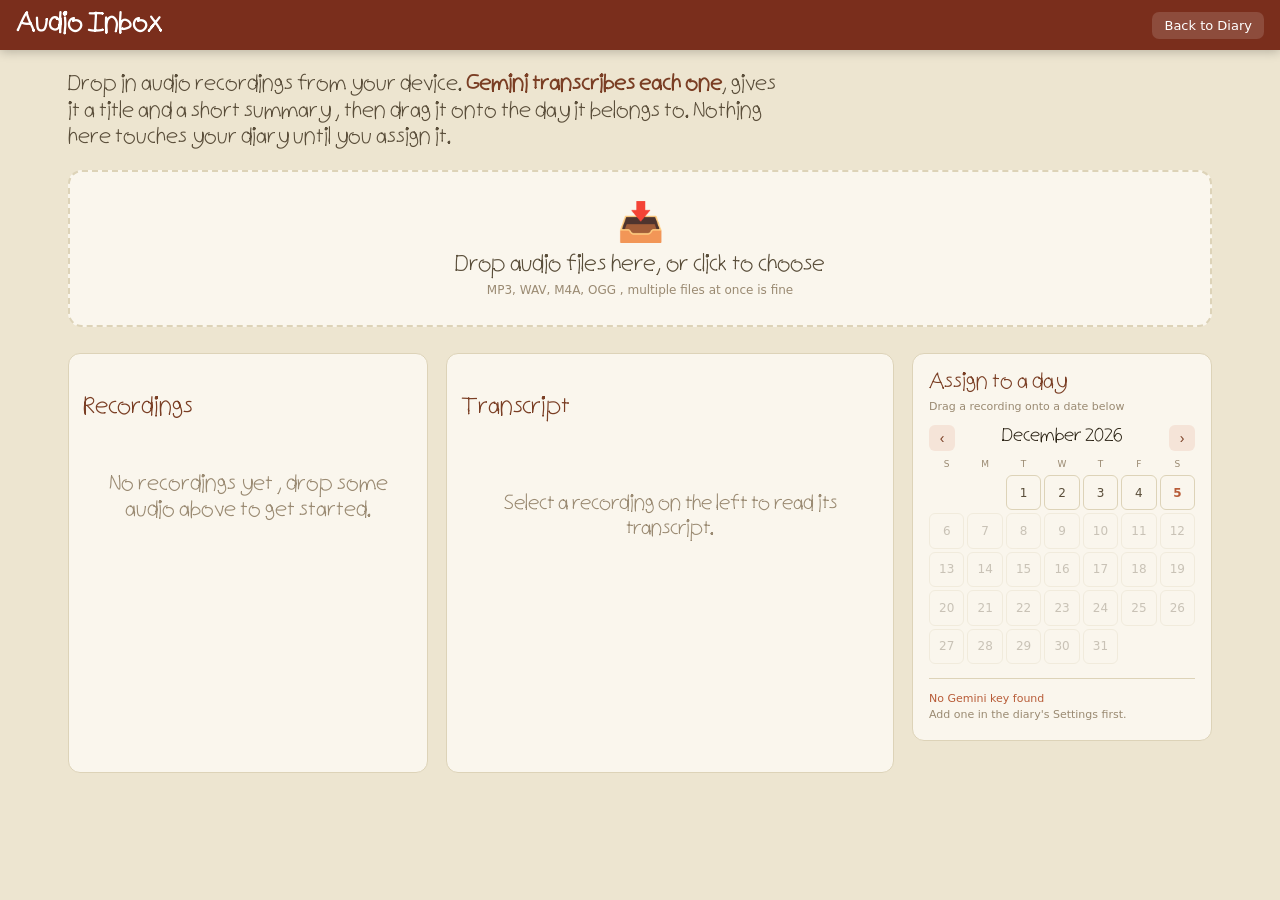
<file: inbox.html>
<!DOCTYPE html>
<html lang="en">
<head>
<meta charset="UTF-8">
<meta name="viewport" content="width=device-width, initial-scale=1.0">
<title>Audio Inbox</title>
<link rel="preconnect" href="https://fonts.googleapis.com">
<link href="https://fonts.googleapis.com/css2?family=Caveat:wght@400;600;700&display=swap" rel="stylesheet">
<link rel="stylesheet" href="theme.css">
<script src="https://accounts.google.com/gsi/client" async defer></script>
<style>

*, *::before, *::after { box-sizing: border-box; margin: 0; padding: 0; }
html { font-size: 16px; }
body {
  background: var(--paper3);
  min-height: 100vh;
  font-family: var(--font-ui);
  color: var(--ink);
  transition: background var(--trans), color var(--trans);
}

/* Topbar , matches diary's cover-colored bar */
#topbar {
  position: sticky; top: 0; height: 50px;
  background: var(--cover); color: #fff;
  display: flex; align-items: center; justify-content: space-between;
  padding: 0 16px; z-index: 50;
  box-shadow: 0 2px 10px var(--shadow);
}
.tb-title { font-family: var(--font-main); font-size: 23px; font-weight: 700; display: flex; align-items: center; gap: 8px; }
.tb-back {
  color: #fff; text-decoration: none; background: rgba(255,255,255,0.14);
  padding: 6px 12px; border-radius: 7px; font-size: 13px; font-family: var(--font-ui);
  transition: background 0.18s; display: flex; align-items: center; gap: 5px;
}
.tb-back:hover { background: rgba(255,255,255,0.26); }

#wrap { max-width: 1180px; margin: 0 auto; padding: 22px 18px 80px; }

/* Intro strip */
.intro {
  font-family: var(--font-main); font-size: 19px; color: var(--ink2);
  margin-bottom: 18px; line-height: 1.4; max-width: 720px;
}
.intro strong { color: var(--accent2); }

/* Upload tray , the "desk" metaphor */
#tray {
  background: var(--paper); border: 2.5px dashed var(--line); border-radius: 14px;
  padding: 28px 20px; text-align: center; cursor: pointer;
  transition: border-color 0.2s, background 0.2s;
  margin-bottom: 26px;
}
#tray.drag-over { border-color: var(--accent); background: var(--accent-light); }
#tray .tray-icon { font-size: 38px; margin-bottom: 8px; }
#tray .tray-text { font-family: var(--font-main); font-size: 20px; color: var(--ink2); }
#tray .tray-sub { font-size: 12px; color: var(--ink3); margin-top: 4px; font-family: var(--font-ui); }
#tray input { display: none; }

/* Section title */
.sec-label {
  font-family: var(--font-main); font-size: 21px; color: var(--accent2);
  margin: 26px 0 10px; display: flex; align-items: center; gap: 8px;
}
.sec-label .count { font-size: 12px; font-family: var(--font-ui); color: var(--ink3); font-weight: normal; }

/* Layout: compact recording list | transcript reader | calendar */
#main-grid { display: grid; grid-template-columns: minmax(260px, 360px) 1fr 300px; gap: 18px; align-items: start; }
@media (max-width: 1180px) {
  #main-grid { grid-template-columns: minmax(240px, 320px) 1fr; }
  #cal-panel { grid-column: 1 / -1; position: static; }
}
@media (max-width: 760px) {
  #main-grid { grid-template-columns: 1fr; }
  #rec-pane, #detail-pane { min-height: 0; }
}

#rec-pane, #detail-pane {
  background: var(--paper); border: 1.5px solid var(--line); border-radius: 12px;
  padding: 14px; min-height: 420px; max-height: calc(100vh - 160px); overflow-y: auto;
  position: sticky; top: 66px;
}
@media (max-width: 760px) {
  #rec-pane, #detail-pane { position: static; max-height: none; }
}

/* Compact recording list (left pane) */
#cards { display: flex; flex-direction: column; gap: 8px; }
.rcard {
  background: var(--paper2); border: 1.5px solid var(--line); border-radius: 10px;
  padding: 9px 11px; cursor: pointer; transition: transform 0.15s, border-color 0.15s, background 0.15s, opacity 0.2s;
}
.rcard:hover { border-color: var(--accent); }
.rcard.selected { border-color: var(--accent); background: var(--accent-light); }
.rcard[draggable="true"] { cursor: grab; }
.rcard.dragging { opacity: 0.4; }
.rcard.assigned { border-color: var(--good); }
.rcard.processing { opacity: 0.7; cursor: default; }
.rcard-top { display: flex; align-items: center; gap: 7px; }
.rcard-title {
  font-family: var(--font-main); font-size: 16px; color: var(--ink); flex: 1;
  outline: none; border: none; background: transparent; min-width: 0;
  white-space: nowrap; overflow: hidden; text-overflow: ellipsis;
}
.rcard-status {
  font-size: 9px; font-family: var(--font-ui); padding: 2px 6px; border-radius: 8px;
  flex-shrink: 0; white-space: nowrap;
}
.rcard-status.processing { background: var(--accent-light); color: var(--accent2); }
.rcard-status.ready { background: color-mix(in srgb, var(--good) 15%, transparent); color: var(--good); }
.rcard-status.assigned { background: var(--good); color: #fff; }
.rcard-del {
  background: none; border: none; color: var(--ink3); cursor: pointer; font-size: 14px;
  padding: 0 2px; flex-shrink: 0; transition: color 0.15s;
}
.rcard-del:hover { color: var(--accent); }
.rcard-meta {
  font-size: 10px; color: var(--ink3); font-family: var(--font-ui);
  display: flex; gap: 8px; margin-top: 3px; flex-wrap: wrap; padding-left: 22px;
}

/* Empty state */
#empty-note {
  text-align: center; padding: 40px 20px; color: var(--ink3);
  font-family: var(--font-main); font-size: 19px;
}
#detail-empty {
  text-align: center; padding: 60px 20px; color: var(--ink3);
  font-family: var(--font-main); font-size: 18px;
}

/* Transcript pane (right of list) */
.detail-rec-title {
  font-family: var(--font-main); font-size: 22px; color: var(--ink);
  outline: none; border: none; background: transparent; width: 100%;
  margin-bottom: 6px;
}
.detail-audio { width: 100%; height: 34px; margin-bottom: 8px; }
.detail-summary {
  font-size: 13px; color: var(--ink2); font-family: var(--font-ui);
  background: var(--accent-light); padding: 8px 10px; border-radius: 8px;
  margin-bottom: 10px; line-height: 1.45;
}
.detail-meta {
  font-size: 11px; color: var(--ink3); font-family: var(--font-ui);
  display: flex; gap: 12px; margin-bottom: 10px; flex-wrap: wrap;
}
.detail-assign-row {
  display: flex; align-items: center; gap: 7px; margin-bottom: 14px;
  font-size: 12px; font-family: var(--font-ui); color: var(--ink3);
  padding-bottom: 14px; border-bottom: 1px solid var(--line); flex-wrap: wrap;
}
.detail-assign-row input[type="date"] {
  font-family: var(--font-ui); font-size: 12px; padding: 4px 7px;
  border: 1px solid var(--line); border-radius: 5px; background: var(--paper); color: var(--ink);
}
.detail-assign-btn {
  background: var(--accent); color: #fff; border: none; padding: 5px 12px;
  border-radius: 6px; cursor: pointer; font-size: 12px; font-family: var(--font-ui);
  transition: background 0.15s;
}
.detail-assign-btn:hover { background: var(--accent2); }
.detail-assigned-note {
  font-size: 12px; color: var(--good); font-family: var(--font-ui);
  margin-bottom: 14px; padding: 6px 10px; background: color-mix(in srgb, var(--good) 12%, transparent); border-radius: 6px;
}
.detail-tx-label {
  font-size: 11px; color: var(--ink3); font-family: var(--font-ui);
  text-transform: uppercase; letter-spacing: 0.04em; margin-bottom: 8px;
}

/* Formatted transcript: same conventions as the diary's formatted view */
.detail-transcript {
  font-family: var(--font-main); font-size: 18px; color: var(--ink); line-height: 1.5;
}
.detail-transcript h1, .detail-transcript h2, .detail-transcript h3 {
  font-family: var(--font-main); color: var(--accent2); margin: 12px 0 5px; line-height: 1.2;
}
.detail-transcript h1 { font-size: 24px; }
.detail-transcript h2 { font-size: 21px; }
.detail-transcript h3 { font-size: 19px; }
.detail-transcript p { margin: 0 0 10px; }
.detail-transcript ul, .detail-transcript ol { margin: 0 0 10px; padding-left: 26px; }
.detail-transcript li { margin-bottom: 3px; }
.detail-transcript strong { color: var(--accent2); }
.detail-transcript .tx-note {
  color: var(--ink3); font-style: italic; font-size: 13px; font-family: var(--font-ui);
  margin-top: 10px; padding-top: 8px; border-top: 1px dashed var(--line);
}
.detail-edit-toggle {
  background: var(--accent-light); border: 1px solid var(--line); color: var(--accent2);
  font-size: 11px; padding: 4px 10px; border-radius: 6px; cursor: pointer; font-family: var(--font-ui);
  margin-bottom: 10px;
}
.detail-edit-toggle:hover { background: var(--accent); color: #fff; }
.detail-transcript-edit {
  display: none; width: 100%; min-height: 240px; font-family: var(--font-main); font-size: 17px;
  color: var(--ink); background: var(--paper2); border: 1px solid var(--line); border-radius: 8px;
  padding: 10px; line-height: 1.5; resize: vertical;
}
.detail-transcript-edit.open { display: block; }
.detail-transcript.hidden-by-edit { display: none; }


/* Calendar drop panel */
#cal-panel {
  background: var(--paper); border: 1.5px solid var(--line); border-radius: 12px;
  padding: 16px; position: sticky; top: 66px;
}
.cal-panel-title {
  font-family: var(--font-main); font-size: 19px; color: var(--accent2);
  margin-bottom: 4px;
}
.cal-panel-sub { font-size: 11px; color: var(--ink3); font-family: var(--font-ui); margin-bottom: 12px; }
.cal-nav { display: flex; align-items: center; justify-content: space-between; margin-bottom: 8px; }
.cal-nav button {
  background: var(--accent-light); border: none; color: var(--accent2);
  width: 26px; height: 26px; border-radius: 6px; cursor: pointer; font-size: 14px;
}
.cal-nav button:hover { background: var(--accent); color: #fff; }
.cal-nav-label { font-family: var(--font-main); font-size: 16px; color: var(--ink); }
.cal-grid2 { display: grid; grid-template-columns: repeat(7,1fr); gap: 3px; }
.cal-dow { font-size: 9px; color: var(--ink3); text-align: center; font-family: var(--font-ui); padding-bottom: 3px; }
.cal-day2 {
  aspect-ratio: 1; display: flex; align-items: center; justify-content: center;
  font-size: 12px; border-radius: 6px; cursor: default; color: var(--ink2);
  font-family: var(--font-ui); position: relative; border: 1.5px solid transparent;
  transition: border-color 0.15s, background 0.15s;
}
.cal-day2.empty { visibility: hidden; }
.cal-day2.future { opacity: 0.3; }
.cal-day2.today { font-weight: 700; color: var(--accent); }
.cal-day2.has-entry::after {
  content: ''; position: absolute; bottom: 2px; left: 50%; transform: translateX(-50%);
  width: 4px; height: 4px; border-radius: 50%; background: var(--accent);
}
.cal-day2.drop-target { border-color: var(--line); }
.cal-day2.drag-hover { background: var(--accent-light); border-color: var(--accent); transform: scale(1.1); }

/* Settings strip at bottom of cal panel */
.inbox-key-status {
  margin-top: 14px; padding-top: 12px; border-top: 1px solid var(--line);
  font-size: 11px; color: var(--ink3); font-family: var(--font-ui); line-height: 1.5;
}
.inbox-key-status .ok { color: var(--good); }
.inbox-key-status .bad { color: var(--warn); }

/* Toast */
#toast {
  position: fixed; bottom: 20px; left: 50%; transform: translateX(-50%) translateY(70px);
  background: var(--cover); color: #fff; padding: 9px 20px; border-radius: 18px;
  font-size: 13px; font-family: var(--font-ui); z-index: 999;
  transition: transform 0.28s ease; white-space: nowrap;
  box-shadow: 0 3px 14px var(--shadow); pointer-events: none;
}
#toast.show { transform: translateX(-50%) translateY(0); }

/* Spinner */
.spin {
  display: inline-block; width: 11px; height: 11px; border: 2px solid var(--accent-light);
  border-top-color: var(--accent); border-radius: 50%; animation: spin 0.7s linear infinite;
  vertical-align: middle; margin-right: 4px;
}
@keyframes spin { to { transform: rotate(360deg); } }
</style>
</head>
<body>

<div id="topbar">
  <div class="tb-title">Audio Inbox</div>
  <a class="tb-back" href="index.html">Back to Diary</a>
</div>

<div id="wrap">
  <div class="intro">
    Drop in audio recordings from your device. <strong>Gemini transcribes each one</strong>,
    gives it a title and a short summary , then drag it onto the day it belongs to.
    Nothing here touches your diary until you assign it.
  </div>

  <div id="tray" onclick="document.getElementById('file-input').click()"
       ondragover="trayDragOver(event)" ondragleave="trayDragLeave(event)" ondrop="trayDrop(event)">
    <div class="tray-icon">📥</div>
    <div class="tray-text">Drop audio files here, or click to choose</div>
    <div class="tray-sub">MP3, WAV, M4A, OGG , multiple files at once is fine</div>
    <input type="file" id="file-input" accept="audio/*" multiple onchange="filesChosen(this)">
  </div>

  <div id="main-grid">
    <div id="rec-pane">
      <div class="sec-label">Recordings <span class="count" id="rec-count"></span></div>
      <div id="cards"></div>
      <div id="empty-note" style="display:none">No recordings yet , drop some audio above to get started.</div>
    </div>

    <div id="detail-pane">
      <div class="sec-label">Transcript</div>
      <div id="detail-body">
        <div id="detail-empty">Select a recording on the left to read its transcript.</div>
      </div>
    </div>

    <div id="cal-panel">
      <div class="cal-panel-title" id="cal-title">Assign to a day</div>
      <div class="cal-panel-sub">Drag a recording onto a date below</div>
      <div class="cal-nav">
        <button onclick="calMove(-1)">‹</button>
        <span class="cal-nav-label" id="cal-nav-label"></span>
        <button onclick="calMove(1)">›</button>
      </div>
      <div class="cal-grid2" id="cal-grid2"></div>
      <div class="inbox-key-status" id="key-status">Checking for your Gemini key…</div>
    </div>
  </div>
</div>

<div id="toast"></div>

<script>
// AUDIO INBOX , completely separate storage from the diary.
//  Writes assigned recordings directly into the diary's own
//  storage format (localStorage['diary_v2'] + Drive backup),
//  exactly as if recorded from within the diary itself.
// 
const INBOX_STORE    = 'diary_inbox_v1';
const DIARY_STORE     = 'diary_v2';
const BLOB_PREFIX     = 'diary_blob_';
const DRIVE_FILENAME  = 'my-diary-backup.json';
const DRIVE_FOLDER_NAME = 'My Diary';
const IS_HTTPS = location.protocol === 'https:';
const DRIVE_SCOPE = IS_HTTPS
  ? 'https://www.googleapis.com/auth/drive'
  : 'https://www.googleapis.com/auth/drive.file';
// Token-refresh Worker: hands back a fresh Drive access token without
// needing a Google login popup. Falls back to the normal popup flow
// if the Worker is unreachable.
const TOKEN_WORKER_URL = 'https://dearydiaryrefreshme.unbinding640.workers.dev/token';
const TOKEN_WORKER_SECRET = 'I_used_to_love_like_really_really_love_Angela_tobefair_She_was_the_only_one_I_had_to_love_Im_not_even_sure_if_I_dont_love_her_right_now';


let INBOX = { recs: [] }; // { id, name, file, data, size, transcript, summary, time, at, assignedTo }
let diaryCfgCache = null; // read-only peek at diary_v2's cfg
let calView = new Date();
let tokenClient = null, tokenResolve = null, tokenReject = null;
let driveToken = { access_token: null, expiresAt: 0 };
let tokenRequestInFlight = false;

function uid() { return Math.random().toString(36).slice(2,9); }
function esc(s) { return (s||'').replace(/&/g,'&amp;').replace(/</g,'&lt;').replace(/>/g,'&gt;').replace(/"/g,'&quot;'); }
function toast(msg, ms=2800) {
  const t = document.getElementById('toast');
  t.textContent = msg; t.classList.add('show');
  setTimeout(() => t.classList.remove('show'), ms);
}
function phToday() {
  const d = new Date();
  return `${d.getFullYear()}-${String(d.getMonth()+1).padStart(2,'0')}-${String(d.getDate()).padStart(2,'0')}`;
}
function blobKey(id) { return BLOB_PREFIX + id; }
function saveBlob(id, data) { if (!data) return true; try { localStorage.setItem(blobKey(id), data); return true; } catch(e) { return false; } }

// Inbox's own storage (isolated)
function saveInbox() {
  try {
    // Strip audio data into blob keys (own namespace) so the JSON stays small
    const stripped = INBOX.recs.map(r => {
      if (r.data) saveBlob('inbox_' + r.id, r.data);
      return { ...r, data: null };
    });
    localStorage.setItem(INBOX_STORE, JSON.stringify({ recs: stripped }));
  } catch(e) { console.error('Could not save inbox:', e); }
}
function loadInbox() {
  try {
    const raw = localStorage.getItem(INBOX_STORE);
    if (!raw) return;
    const p = JSON.parse(raw);
    INBOX.recs = (p.recs || []).map(r => ({ ...r, data: localStorage.getItem(blobKey('inbox_' + r.id)) || null }));
  } catch(e) {}
}

// Read-only peek at the diary's settings (API key, Drive client)
function loadDiaryCfgReadOnly() {
  try {
    const raw = localStorage.getItem(DIARY_STORE);
    if (!raw) return null;
    const p = JSON.parse(raw);
    return p.cfg || null;
  } catch(e) { return null; }
}
function activeGeminiKey() {
  const keys = diaryCfgCache?.keys || [];
  return (keys.find(k=>k.active) || keys[0])?.key || null;
}

// Rendering: key status
function renderKeyStatus() {
  const el = document.getElementById('key-status');
  const key = activeGeminiKey();
  if (key) {
    el.innerHTML = `<span class="ok">Using your diary's Gemini key</span>`;
  } else {
    el.innerHTML = `<span class="bad">No Gemini key found</span><br>Add one in the diary's Settings first.`;
  }
}

// File intake
function trayDragOver(e) { e.preventDefault(); document.getElementById('tray').classList.add('drag-over'); }
function trayDragLeave(e) { document.getElementById('tray').classList.remove('drag-over'); }
function trayDrop(e) {
  e.preventDefault();
  document.getElementById('tray').classList.remove('drag-over');
  const files = [...e.dataTransfer.files].filter(f => f.type.startsWith('audio/'));
  files.forEach(intakeFile);
}
function filesChosen(el) {
  [...el.files].forEach(intakeFile);
  el.value = '';
}

function toDataUrl(file) {
  return new Promise((res,rej) => { const r=new FileReader(); r.onload=()=>res(r.result); r.onerror=rej; r.readAsDataURL(file); });
}

// How long Gemini's inline-audio request can comfortably handle before the
// browser's base64 encoding step risks blowing past string/array limits
// ("Allocation size overflow"). 6 minutes is a safe, generous ceiling.
const MAX_SAFE_SECONDS = 360;
const TRIM_SECONDS = 60; // if too long, send just this much so the user gets the gist

function fmtDuration(totalSeconds) {
  const s = Math.round(totalSeconds);
  const m = Math.floor(s / 60);
  const r = s % 60;
  return m > 0 ? `${m} min ${r}s` : `${r}s`;
}

// Decode the file to find its duration. Returns null if decoding fails
// (some formats/browsers can't decode , in that case we just proceed normally).
async function getAudioDuration(file) {
  try {
    const arrayBuf = await file.arrayBuffer();
    const ctx = new (window.AudioContext || window.webkitAudioContext)();
    const audioBuf = await ctx.decodeAudioData(arrayBuf.slice(0));
    const duration = audioBuf.duration;
    ctx.close();
    return { duration, audioBuf };
  } catch(e) {
    console.warn('Could not decode audio for duration check:', e.message);
    return null;
  }
}

// Trim an AudioBuffer down to the first `seconds` seconds and re-encode as a WAV Blob.
function trimAudioBufferToWav(audioBuf, seconds) {
  const ctx = new (window.AudioContext || window.webkitAudioContext)();
  const sampleRate = audioBuf.sampleRate;
  const frameCount = Math.min(audioBuf.length, Math.floor(seconds * sampleRate));
  const numChannels = audioBuf.numberOfChannels;
  const trimmed = ctx.createBuffer(numChannels, frameCount, sampleRate);
  for (let ch = 0; ch < numChannels; ch++) {
    trimmed.copyToChannel(audioBuf.getChannelData(ch).subarray(0, frameCount), ch);
  }
  ctx.close();
  return audioBufferToWavBlob(trimmed);
}

// Minimal WAV encoder (PCM 16-bit) , no external library needed.
function audioBufferToWavBlob(buf) {
  const numChannels = buf.numberOfChannels;
  const sampleRate = buf.sampleRate;
  const numFrames = buf.length;
  const bytesPerSample = 2;
  const blockAlign = numChannels * bytesPerSample;
  const dataSize = numFrames * blockAlign;
  const bufferArr = new ArrayBuffer(44 + dataSize);
  const view = new DataView(bufferArr);
  const writeStr = (offset, str) => { for (let i=0;i<str.length;i++) view.setUint8(offset+i, str.charCodeAt(i)); };
  writeStr(0, 'RIFF'); view.setUint32(4, 36 + dataSize, true); writeStr(8, 'WAVE');
  writeStr(12, 'fmt '); view.setUint32(16, 16, true); view.setUint16(20, 1, true);
  view.setUint16(22, numChannels, true); view.setUint32(24, sampleRate, true);
  view.setUint32(28, sampleRate * blockAlign, true); view.setUint16(32, blockAlign, true);
  view.setUint16(34, 16, true); writeStr(36, 'data'); view.setUint32(40, dataSize, true);

  const channels = [];
  for (let ch = 0; ch < numChannels; ch++) channels.push(buf.getChannelData(ch));
  let offset = 44;
  for (let i = 0; i < numFrames; i++) {
    for (let ch = 0; ch < numChannels; ch++) {
      let sample = Math.max(-1, Math.min(1, channels[ch][i]));
      sample = sample < 0 ? sample * 0x8000 : sample * 0x7FFF;
      view.setInt16(offset, sample, true); offset += 2;
    }
  }
  return new Blob([bufferArr], { type: 'audio/wav' });
}

// Fingerprint = filename + size. Cheap, no file reads needed, and reliable
// enough to catch "I already uploaded/assigned this exact recording."
function fingerprint(name, size) { return `${name}::${size}`; }

// Check the inbox tray (already-loaded recordings, including assigned ones)
function findDupeInInbox(name, size) {
  const fp = fingerprint(name, size);
  return INBOX.recs.find(r => fingerprint(r.file, r.size) === fp) || null;
}

// Check the diary itself: locally cached pages + (if connected) the full Drive backup.
// Returns { date, recName } if found, else null.
async function findDupeInDiary(name, size) {
  const fp = fingerprint(name, size);

  // 1) Locally cached pages (fast, no network)
  let raw;
  try { raw = JSON.parse(localStorage.getItem(DIARY_STORE) || '{}'); } catch(e) { raw = {}; }
  for (const [date, pg] of Object.entries(raw.pages || {})) {
    for (const r of (pg.recs || [])) {
      if (fingerprint(r.file, r.size) === fp) return { date, recName: r.name };
    }
  }

  // 2) Full Drive backup, if connected , catches days outside the local cache
  if (raw.cfg?.drive?.on && raw.cfg.drive.fileId) {
    try {
      const drivePages = await fetchDrivePagesReadOnly(raw.cfg);
      for (const [date, pg] of Object.entries(drivePages || {})) {
        for (const r of (pg.recs || [])) {
          if (fingerprint(r.file, r.size) === fp) return { date, recName: r.name };
        }
      }
    } catch(e) {
      console.warn('Could not check Drive for duplicates:', e.message);
    }
  }
  return null;
}

async function intakeFile(file) {
  // Check the tray first (instant, no network)
  const inboxDupe = findDupeInInbox(file.name, file.size);
  if (inboxDupe) {
    const where = inboxDupe.assignedTo ? `already sent to ${inboxDupe.assignedTo}` : 'already in your inbox tray';
    if (!confirm(`"${file.name}" looks like a duplicate , it's ${where} as "${inboxDupe.name}".\n\nAdd it again anyway?`)) return;
  } else {
    // Check the diary itself (local cache + Drive) , may take a moment if Drive lookup is needed
    toast('Checking for duplicates…', 1500);
    const diaryDupe = await findDupeInDiary(file.name, file.size);
    if (diaryDupe) {
      if (!confirm(`"${file.name}" looks like it's already in your diary on ${diaryDupe.date} (as "${diaryDupe.recName}").\n\nAdd it again anyway?`)) return;
    }
  }
  processFile(file);
}

async function processFile(file) {
  const key = activeGeminiKey();
  const id = uid();
  const now = new Date();
  const time = now.toLocaleTimeString('en-PH',{hour:'2-digit',minute:'2-digit',hour12:true});
  const rec = {
    id, name: file.name.replace(/\.[^.]+$/,''), file: file.name, data: null,
    size: file.size, transcript: '', summary: '', time, at: now.toISOString(),
    assignedTo: null, status: 'processing', trimNote: null
  };
  INBOX.recs.unshift(rec);
  selectedId = id; // auto-select so the user sees progress in the detail pane
  renderCards(); renderDetail();

  try {
    // Keep the full original for local playback regardless of what we send to Gemini
    const data = await toDataUrl(file);
    rec.data = data;

    if (!key) {
      rec.status = 'ready';
      rec.transcript = 'No Gemini key found , add one in the diary Settings, then delete and re-upload this file.';
      saveInbox(); renderCards(); renderDetail();
      return;
    }

    // Check duration before sending anything , long files can overflow the
    // browser's base64 string/array limits when encoded for the API request.
    let sendFile = file, sendDataUrl = data, trimmedNote = null;
    const durInfo = await getAudioDuration(file);
    if (durInfo && durInfo.duration > MAX_SAFE_SECONDS) {
      const lenStr = fmtDuration(durInfo.duration);
      const proceed = confirm(
        `"${file.name}" is ${lenStr} long , too long to transcribe in full.\n\n` +
        `Will you still continue? If so, only the first ${TRIM_SECONDS} seconds will be transcribed, ` +
        `just so you get the gist.`
      );
      if (!proceed) {
        rec.status = 'ready';
        rec.transcript = '';
        rec.trimNote = `Skipped , ${lenStr} long, too long to transcribe.`;
        saveInbox(); renderCards(); renderDetail();
        return;
      }
      const wavBlob = trimAudioBufferToWav(durInfo.audioBuf, TRIM_SECONDS);
      sendFile = new File([wavBlob], file.name.replace(/\.[^.]+$/,'') + '-trimmed.wav', { type: 'audio/wav' });
      sendDataUrl = await toDataUrl(sendFile);
      trimmedNote = `This recording is ${lenStr} long , only the first ${TRIM_SECONDS} seconds were transcribed.`;
      rec.trimNote = trimmedNote;
    }

    const result = await geminiTranscribeAndSummarize(sendFile, sendDataUrl, key);
    rec.transcript = result.transcript || '';
    rec.name = result.title || rec.name;
    rec.summary = result.summary || '';
    rec.status = 'ready';
    saveInbox();
    renderCards(); renderDetail();
    toast(trimmedNote ? `"${rec.name}" transcribed (first ${TRIM_SECONDS}s only)` : `"${rec.name}" transcribed`);
  } catch(e) {
    rec.status = 'ready';
    const msg = /allocation size overflow/i.test(e.message)
      ? 'This recording is too long to transcribe in full. Try again , you\'ll be asked if you want just the first minute.'
      : e.message;
    rec.transcript = '';
    rec.trimNote = 'Transcription failed: ' + msg;
    saveInbox();
    renderCards(); renderDetail();
    toast('Error transcribing: ' + msg);
  }
}

async function geminiTranscribeAndSummarize(file, dataUrl, key) {
  const b64 = dataUrl.split(',')[1];
  const body = {
    model: 'gemini-2.5-flash-lite',
    contents: [{ parts: [
      { inline_data: { mime_type: file.type || 'audio/mpeg', data: b64 } },
      { text: `Transcribe this audio recording completely and accurately.
Format the transcript using simple Markdown so it's easy to read:
- use "## " for a short heading if there's a clear topic
- use "- " for bullet points if the speaker lists multiple distinct things
- use "1. " for numbered steps if the speaker describes a sequence
- break into separate paragraphs (blank line between) wherever the topic shifts
- use "**bold**" sparingly to mark names, dates, or key decisions
- if there are multiple speakers, label each line "**Speaker:**" before their words

Then give:
- a short descriptive title (3-6 words)
- a 1-2 sentence summary of what it's about

Return JSON only, no markdown fences:
{"transcript":"...","title":"...","summary":"..."}` }
    ]}],
    generationConfig: { responseMimeType: 'application/json' }
  };
  const res = await fetch(`https://generativelanguage.googleapis.com/v1beta/models/gemini-2.5-flash-lite:generateContent?key=${key}`,
    { method:'POST', headers:{'Content-Type':'application/json'}, body: JSON.stringify(body) });
  if (!res.ok) { const e = await res.json().catch(()=>({})); throw new Error(e.error?.message || `API ${res.status}`); }
  const d = await res.json();
  const txt = d.candidates?.[0]?.content?.parts?.[0]?.text || '';
  try { return JSON.parse(txt.replace(/```json|```/g,'').trim()); }
  catch { return { transcript: txt, title: null, summary: '' }; }
}

// Selection state
let selectedId = null;

// Card rendering (compact list, left pane)
function renderCards() {
  const wrap = document.getElementById('cards');
  const empty = document.getElementById('empty-note');
  document.getElementById('rec-count').textContent = INBOX.recs.length ? `(${INBOX.recs.length})` : '';
  if (!INBOX.recs.length) { wrap.innerHTML = ''; empty.style.display = ''; return; }
  empty.style.display = 'none';

  wrap.innerHTML = INBOX.recs.map(r => {
    const isProcessing = r.status === 'processing';
    const isAssigned = !!r.assignedTo;
    const isSelected = r.id === selectedId;
    const statusHtml = isAssigned
      ? `<span class="rcard-status assigned">✓ ${esc(r.assignedTo)}</span>`
      : isProcessing
        ? `<span class="rcard-status processing"><span class="spin"></span></span>`
        : `<span class="rcard-status ready">Ready</span>`;
    return `
    <div class="rcard ${isProcessing?'processing':''} ${isAssigned?'assigned':''} ${isSelected?'selected':''}" id="card-${r.id}"
      draggable="${!isProcessing}" onclick="selectRec('${r.id}')"
      ondragstart="cardDragStart(event,'${r.id}')" ondragend="cardDragEnd(event)">
      <div class="rcard-top">
        <span class="rcard-title">${esc(r.name)}</span>
        ${statusHtml}
        <button class="rcard-del" onclick="event.stopPropagation();deleteRec('${r.id}')" title="Delete">×</button>
      </div>
      <div class="rcard-meta">
        <span>${esc(r.time)}</span>
        ${r.size ? `<span>${(r.size/1024).toFixed(0)} KB</span>` : ''}
      </div>
    </div>`;
  }).join('');
}

function selectRec(id) {
  selectedId = id;
  renderCards();
  renderDetail();
}

function renameRec(id, name) {
  const r = INBOX.recs.find(x=>x.id===id);
  if (r) { r.name = name.trim() || r.name; saveInbox(); renderCards(); }
}
function deleteRec(id) {
  if (!confirm('Delete this recording from the inbox?')) return;
  INBOX.recs = INBOX.recs.filter(r=>r.id!==id);
  localStorage.removeItem(blobKey('inbox_' + id));
  if (selectedId === id) selectedId = null;
  saveInbox(); renderCards(); renderDetail();
}

// Markdown -> HTML for transcripts (mirrors the diary's own formatter)
function renderTranscriptMarkdown(text) {
  if (!text || !text.trim()) return '<p style="color:var(--ink3);font-style:italic">No transcript text.</p>';
  const lines = esc(text).split('\n');
  let html = '';
  let inUl = false, inOl = false;
  const closeLists = () => {
    if (inUl) { html += '</ul>'; inUl = false; }
    if (inOl) { html += '</ol>'; inOl = false; }
  };
  const inline = s => s
    .replace(/\*\*(.+?)\*\*/g, '<strong>$1</strong>')
    .replace(/\*(.+?)\*/g, '<em>$1</em>');
  for (let raw of lines) {
    const line = raw.trim();
    if (!line) { closeLists(); continue; }
    let m;
    if ((m = line.match(/^### (.+)/))) { closeLists(); html += `<h3>${inline(m[1])}</h3>`; continue; }
    if ((m = line.match(/^## (.+)/)))  { closeLists(); html += `<h2>${inline(m[1])}</h2>`; continue; }
    if ((m = line.match(/^# (.+)/)))   { closeLists(); html += `<h1>${inline(m[1])}</h1>`; continue; }
    if ((m = line.match(/^[-*] (.+)/))) {
      if (!inUl) { closeLists(); html += '<ul>'; inUl = true; }
      html += `<li>${inline(m[1])}</li>`; continue;
    }
    if ((m = line.match(/^\d+\. (.+)/))) {
      if (!inOl) { closeLists(); html += '<ol>'; inOl = true; }
      html += `<li>${inline(m[1])}</li>`; continue;
    }
    closeLists();
    html += `<p>${inline(line)}</p>`;
  }
  closeLists();
  return html;
}

// Detail pane (transcript reader, right of the list)
function renderDetail() {
  const body = document.getElementById('detail-body');
  const r = INBOX.recs.find(x => x.id === selectedId);
  if (!r) {
    body.innerHTML = `<div id="detail-empty">Select a recording on the left to read its transcript.</div>`;
    return;
  }
  const isProcessing = r.status === 'processing';
  const isAssigned = !!r.assignedTo;

  if (isProcessing) {
    body.innerHTML = `
      <input class="detail-rec-title" value="${esc(r.name)}" disabled>
      <div class="detail-meta"><span>${esc(r.time)}</span><span>${esc(r.file)}</span></div>
      <div style="padding:30px 0;text-align:center;color:var(--ink3);font-family:var(--font-ui)">
        <span class="spin"></span>Transcribing with Gemini…
      </div>`;
    return;
  }

  const assignRow = isAssigned
    ? `<div class="detail-assigned-note">Sent to your diary on ${esc(r.assignedTo)} , open that day to see it.</div>`
    : `<div class="detail-assign-row">
        Send to:
        <input type="date" id="detail-date-${r.id}" max="${phToday()}" value="${phToday()}">
        <button class="detail-assign-btn" onclick="assignFromInput('${r.id}')">Assign to this day</button>
        <span style="flex-basis:100%;font-size:11px;opacity:0.8">...or drag the card on the left onto a date in the calendar</span>
      </div>`;

  body.innerHTML = `
    <input class="detail-rec-title" value="${esc(r.name)}" onblur="renameRec('${r.id}', this.value)"
      onkeydown="if(event.key==='Enter')this.blur()">
    ${r.data ? `<audio class="detail-audio" controls src="${r.data}"></audio>` : ''}
    ${r.summary ? `<div class="detail-summary">${esc(r.summary)}</div>` : ''}
    <div class="detail-meta">
      <span>${esc(r.time)}</span>
      <span>${esc(r.file)}</span>
      ${r.size ? `<span>${(r.size/1024).toFixed(0)} KB</span>` : ''}
    </div>
    ${assignRow}
    <div class="detail-tx-label">Transcript</div>
    <button class="detail-edit-toggle" id="detail-edit-toggle-${r.id}" onclick="toggleDetailEdit('${r.id}')">Edit</button>
    <div class="detail-transcript" id="detail-tx-${r.id}">${renderTranscriptMarkdown(r.transcript)}${r.trimNote ? `<div class="tx-note">${esc(r.trimNote)}</div>` : ''}</div>
    <textarea class="detail-transcript-edit" id="detail-tx-edit-${r.id}"
      onblur="updTranscript('${r.id}', this.value)">${esc(r.transcript)}</textarea>
  `;
}

function toggleDetailEdit(id) {
  const view = document.getElementById('detail-tx-' + id);
  const edit = document.getElementById('detail-tx-edit-' + id);
  const btn  = document.getElementById('detail-edit-toggle-' + id);
  if (!view || !edit || !btn) return;
  const showingEdit = edit.classList.contains('open');
  if (showingEdit) {
    edit.classList.remove('open'); view.classList.remove('hidden-by-edit');
    btn.textContent = 'Edit';
  } else {
    edit.classList.add('open'); view.classList.add('hidden-by-edit');
    btn.textContent = 'Done editing';
    setTimeout(() => edit.focus(), 0);
  }
}

function updTranscript(id, text) {
  const r = INBOX.recs.find(x=>x.id===id);
  if (!r) return;
  r.transcript = text;
  saveInbox();
  const view = document.getElementById('detail-tx-' + id);
  if (view) view.innerHTML = renderTranscriptMarkdown(r.transcript) + (r.trimNote ? `<div class="tx-note">${esc(r.trimNote)}</div>` : '');
}

// Drag to calendar
let draggingId = null;
function cardDragStart(e, id) {
  draggingId = id;
  e.currentTarget.classList.add('dragging');
  e.dataTransfer.effectAllowed = 'move';
}
function cardDragEnd(e) {
  e.currentTarget.classList.remove('dragging');
  draggingId = null;
}

function renderCalendar() {
  const y = calView.getFullYear(), m = calView.getMonth();
  const months = ['January','February','March','April','May','June','July','August','September','October','November','December'];
  document.getElementById('cal-nav-label').textContent = `${months[m]} ${y}`;
  const grid = document.getElementById('cal-grid2');
  grid.innerHTML = '';
  ['S','M','T','W','T','F','S'].forEach(d => {
    const c = document.createElement('div'); c.className = 'cal-dow'; c.textContent = d; grid.appendChild(c);
  });
  const first = new Date(y,m,1).getDay();
  const days = new Date(y,m+1,0).getDate();
  const today = phToday();
  // Which dates already have diary content (refreshed from Drive in init/refocus)
  let existingDates = new Set();
  try {
    const raw = localStorage.getItem(DIARY_STORE);
    if (raw) existingDates = new Set(Object.keys(JSON.parse(raw).pages || {}));
  } catch(e) {}

  for (let i=0;i<first;i++) { const c=document.createElement('div'); c.className='cal-day2 empty'; grid.appendChild(c); }
  for (let d=1; d<=days; d++) {
    const ds = `${y}-${String(m+1).padStart(2,'0')}-${String(d).padStart(2,'0')}`;
    const c = document.createElement('div');
    let cls = 'cal-day2 drop-target';
    if (ds === today) cls += ' today';
    if (ds > today) cls += ' future';
    if (existingDates.has(ds)) cls += ' has-entry';
    c.className = cls;
    c.textContent = d;
    if (ds <= today) {
      c.ondragover = (e) => { e.preventDefault(); c.classList.add('drag-hover'); };
      c.ondragleave = () => c.classList.remove('drag-hover');
      c.ondrop = (e) => { e.preventDefault(); c.classList.remove('drag-hover'); if (draggingId) assignRecording(draggingId, ds); };
    }
    grid.appendChild(c);
  }
}
function calMove(dir) { calView.setMonth(calView.getMonth()+dir); renderCalendar(); }

function assignFromInput(id) {
  const input = document.getElementById('detail-date-' + id);
  const v = input?.value;
  if (!v) { toast('Pick a date first'); return; }
  assignRecording(id, v);
}

// The actual assignment: write into the diary's own storage
async function assignRecording(recId, dateStr) {
  const rec = INBOX.recs.find(r => r.id === recId);
  if (!rec) return;
  if (rec.status === 'processing') { toast('Still transcribing , wait a moment'); return; }
  if (!confirm(`Send "${rec.name}" to ${dateStr}? It'll be added to that day's diary, important notes, and checklist.`)) return;

  toast('Sending to diary…', 4000);
  try {
    await injectIntoDiaryDay(dateStr, rec);
    INBOX.recs = INBOX.recs.filter(r => r.id !== recId);
    if (selectedId === recId) selectedId = INBOX.recs[0]?.id || null;
    saveInbox();
    renderCards();
    renderDetail();
    renderCalendar();
    toast(`Sent to ${dateStr}`);
  } catch (e) {
    console.error(e);
    toast('Could not assign: ' + e.message);
  }
}

// Loads the target day's page object , from local cache if present,
// otherwise from the Drive backup (since only 5 recent days are cached locally).
async function loadDiaryState() {
  const raw = localStorage.getItem(DIARY_STORE);
  return raw ? JSON.parse(raw) : { pages:{}, cfg:{}, archivedKeys:[], global:{important:[]} };
}

async function injectIntoDiaryDay(dateStr, rec) {
  const diary = await loadDiaryState();
  if (!diary.pages) diary.pages = {};
  if (!diary.global) diary.global = { important: [] };
  if (!Array.isArray(diary.global.important)) diary.global.important = [];
  if (!Array.isArray(diary.global.mergedNotes)) diary.global.mergedNotes = [];

  let pg = diary.pages[dateStr];
  const isLocallyCached = !!pg;

  // If the day isn't cached locally, try pulling it from Drive first so we don't clobber it
  if (!isLocallyCached && diary.cfg?.drive?.on && diary.cfg.drive.fileId) {
    try {
      const drivePages = await fetchDrivePagesReadOnly(diary.cfg);
      if (drivePages && drivePages[dateStr]) pg = drivePages[dateStr];
    } catch(e) { console.warn('Could not pull day from Drive, will create fresh:', e.message); }
  }
  if (!pg) pg = { diary:'', imp:[], check:[], recs:[], created: new Date().toISOString() };

  // For duplicate-checking we want as complete a picture as possible, not just
  // the locally-cached 5 days , so when Drive is connected, pull the full
  // page set (and global important list) in to check against, then merge
  // back. This is a read used only for comparison; the page write-back below
  // still only persists what it already would have.
  let dedupPages = diary.pages;
  if (diary.cfg?.drive?.on && diary.cfg.drive.fileId) {
    try {
      const drivePages = await fetchDrivePagesReadOnly(diary.cfg);
      if (drivePages) dedupPages = { ...drivePages, ...diary.pages };
    } catch(e) { console.warn('Could not pull full page set from Drive for dedupe check:', e.message); }
  }
  const dedupDiary = { global: diary.global, pages: dedupPages };

  // Use Gemini to turn the transcript into diary text + important + checklist,
  // same shape the diary itself produces from a recording.
  const key = activeGeminiKey();
  const hasUsableTranscript = !!(rec.transcript && rec.transcript.trim() &&
    !/^(no gemini key found|transcription failed)/i.test(rec.transcript.trim()));
  let diaryAddition = `## ${rec.name}\n${rec.transcript || ''}`;
  let important = [];
  let checklist = [];
  if (key && hasUsableTranscript) {
    try {
      const parsed = await geminiParseForDay(rec.transcript, rec.name, key);
      if (parsed.diary) diaryAddition = `## ${rec.name}\n${parsed.diary}`;
      important = await verifyImportantCandidates(parsed.important || [], key);
      checklist = parsed.checklist || [];
    } catch(e) { console.warn('Gemini day-parse failed, using raw transcript:', e.message); }
  }
  if (rec.trimNote) diaryAddition += `\n\n*${rec.trimNote}*`;

  const sep = pg.diary ? '\n\n' : '';
  pg.diary = (pg.diary || '') + sep + diaryAddition;

  const recId = uid();
  pg.recs = pg.recs || [];
  pg.recs.push({
    id: recId, name: rec.name, file: rec.file, data: rec.data,
    time: rec.time, size: rec.size, transcript: rec.transcript, at: rec.at
  });

  for (const t of important) {
    if (!t?.trim()) continue;
    const text = t.trim();
    const isDup = key ? await dedupeImportantForDiary(dedupDiary, text, dateStr, key) : false;
    if (!isDup) diary.global.important.push({ id: uid(), text, addedOn: dateStr, removedOn: null, at: new Date().toISOString() });
  }
  pg.check = pg.check || [];
  // Make sure this page is visible to the dedupe check against itself too
  dedupPages[dateStr] = pg;
  for (const i of checklist) {
    if (!i?.text?.trim()) continue;
    const text = i.text.trim();
    const isDup = key ? await dedupeChecklistForDiary(dedupDiary, text, dateStr, key) : false;
    if (isDup) continue;
    const rawSubs = Array.isArray(i.subtasks) ? i.subtasks : [];
    pg.check.push({
      id: uid(), text, done: false,
      time: i.time || null, at: new Date().toISOString(), carried: false,
      explanation: i.explanation?.trim() || null,
      subtasks: rawSubs
        .filter(s => (typeof s==='string' ? s : s?.text||'').trim())
        .map(s => ({
          id: uid(),
          text: (typeof s==='string' ? s : s.text).trim(),
          explanation: (typeof s==='object' ? s.explanation||'' : '').trim() || null,
          done: false, at: new Date().toISOString()
        }))
    });
  }

  diary.pages[dateStr] = pg;

  // Save the audio blob into the diary's blob namespace
  saveBlob(recId, rec.data);

  // Write back to local cache only if this date should be locally cached
  // (today, or already was cached) , otherwise just push straight to Drive
  // to avoid evicting a different recent day from the 5-page cache.
  const today = phToday();
  if (dateStr === today || isLocallyCached) {
    persistDiaryLocal(diary);
  }

  // Always push to Drive if connected, merging full pages (not just local cache)
  if (diary.cfg?.drive?.on) {
    await pushDayToDrive(diary, dateStr, pg);
  } else if (dateStr !== today && !isLocallyCached) {
    // No Drive connected and day isn't cached locally , best effort: still write
    // it locally even though it may get evicted by the 5-page cache later.
    persistDiaryLocal(diary);
    toast('Note: Drive isn\'t connected, so older days may not persist locally. Connect Drive in the diary\'s Settings.', 5000);
  }
}

// Minimal re-implementation of the diary's own MAX_LOCAL_PAGES cache rule,
// so we don't break its storage contract.
function persistDiaryLocal(diary) {
  try {
    const MAX_LOCAL_PAGES = 5;
    const today = phToday();
    const all = Object.keys(diary.pages).sort().reverse();
    const keep = new Set([today]);
    for (const k of all) { if (keep.size >= MAX_LOCAL_PAGES) break; keep.add(k); }
    const localPages = {};
    for (const k of keep) {
      if (!diary.pages[k]) continue;
      // Strip audio blobs (they live in diary_blob_* keys already)
      localPages[k] = {
        ...diary.pages[k],
        recs: (diary.pages[k].recs||[]).map(r => { if (r.data) saveBlob(r.id, r.data); return { ...r, data: null }; })
      };
    }
    const payload = { pages: localPages, cfg: diary.cfg, archivedKeys: diary.archivedKeys || [], global: diary.global || {important:[]} };
    localStorage.setItem(DIARY_STORE, JSON.stringify(payload));
  } catch(e) { console.error('Could not persist diary local cache:', e); }
}

// Drive access (mirrors the diary's own functions)
function ensureTokenClient(clientId) {
  if (!clientId) return false;
  if (tokenClient && tokenClient._cid === clientId) return true;
  if (!window.google?.accounts?.oauth2) return false;
  tokenClient = google.accounts.oauth2.initTokenClient({
    client_id: clientId,
    scope: DRIVE_SCOPE,
    callback: (resp) => {
      const res = tokenResolve, rej = tokenReject;
      tokenResolve = null; tokenReject = null;
      if (resp.error) { if (rej) rej(resp); return; }
      driveToken.access_token = resp.access_token;
      driveToken.expiresAt = Date.now() + ((resp.expires_in||3600)*1000) - 60000;
      if (res) res(resp);
    },
    error_callback: (err) => {
      const rej = tokenReject; tokenResolve = null; tokenReject = null;
      if (rej) rej(err);
    }
  });
  tokenClient._cid = clientId;
  return true;
}
function requestToken(clientId, promptStyle) {
  if (tokenRequestInFlight) return Promise.reject(new Error('token-request-already-in-flight'));
  tokenRequestInFlight = true;
  return new Promise((resolve, reject) => {
    if (!ensureTokenClient(clientId)) { tokenRequestInFlight = false; reject(new Error('no-client-id')); return; }
    tokenResolve = (v) => { tokenRequestInFlight = false; resolve(v); };
    tokenReject  = (e) => { tokenRequestInFlight = false; reject(e); };
    tokenClient.requestAccessToken({ prompt: promptStyle });
  });
}
async function getValidToken(clientId) {
  if (driveToken.access_token && Date.now() < driveToken.expiresAt) return driveToken.access_token;
  try {
    const r = await fetch(TOKEN_WORKER_URL, {
      headers: { 'X-App-Secret': TOKEN_WORKER_SECRET }
    });
    if (r.ok) {
      const data = await r.json();
      if (data.access_token) {
        driveToken.access_token = data.access_token;
        driveToken.expiresAt = Date.now() + ((data.expires_in || 3600) * 1000) - 60000;
        return driveToken.access_token;
      }
    }
  } catch (e) {
    console.warn('[Drive] Worker token refresh unavailable, falling back:', e.message);
  }
  await requestToken(clientId, 'select_account');
  return driveToken.access_token || null;
}
async function driveFetch(clientId, url, opts={}) {
  const token = await getValidToken(clientId);
  if (!token) throw new Error('no-token');
  const headers = Object.assign({}, opts.headers, { Authorization: 'Bearer ' + token });
  const res = await fetch(url, Object.assign({}, opts, { headers }));
  if (!res.ok) { const text = await res.text().catch(()=>''); throw new Error('Drive API ' + res.status + ': ' + text); }
  return res;
}
async function fetchDrivePagesReadOnly(diaryCfg) {
  const clientId = diaryCfg.drive.clientId;
  const fileId = diaryCfg.drive.fileId;
  if (!clientId || !fileId) return null;
  const res = await driveFetch(clientId, `https://www.googleapis.com/drive/v3/files/${fileId}?alt=media`);
  const text = await res.text();
  const data = JSON.parse(text);
  return data.pages || null;
}

// Pulls the latest diary pages from Drive and merges them into the locally
// cached diary_v2 copy, so the calendar/cards reflect changes made on the
// Diary page (or another device) without needing to open that page first.
let diaryRefreshInFlight = false;
async function refreshDiaryFromDrive() {
  if (diaryRefreshInFlight) return;
  const cfg = loadDiaryCfgReadOnly();
  if (!cfg?.drive?.on || !cfg.drive.fileId) return;
  diaryRefreshInFlight = true;
  try {
    const drivePages = await fetchDrivePagesReadOnly(cfg);
    if (!drivePages) return;
    const raw = JSON.parse(localStorage.getItem(DIARY_STORE) || '{}');
    raw.pages = { ...(raw.pages || {}), ...drivePages };
    if (!raw.cfg) raw.cfg = cfg;
    localStorage.setItem(DIARY_STORE, JSON.stringify(raw));
    diaryCfgCache = raw.cfg || diaryCfgCache;
  } catch (e) {
    console.warn('[Inbox] refreshDiaryFromDrive failed:', e.message);
  } finally {
    diaryRefreshInFlight = false;
  }
}
async function pushDayToDrive(diary, dateStr, updatedPage) {
  const clientId = diary.cfg.drive.clientId;
  const fileId = diary.cfg.drive.fileId;
  const folderId = diary.cfg.drive.folderId;
  if (!clientId) { toast('Drive client ID missing , open the diary once to set it up'); return; }

  let allPages = {};
  if (fileId) {
    try {
      const res = await driveFetch(clientId, `https://www.googleapis.com/drive/v3/files/${fileId}?alt=media`);
      const text = await res.text();
      const data = JSON.parse(text);
      allPages = data.pages || {};
    } catch(e) { console.warn('Could not read existing Drive backup, will create new content:', e.message); }
  }
  allPages[dateStr] = updatedPage;
  const content = JSON.stringify({
    pages: allPages,
    cfg: diary.cfg,
    archivedKeys: diary.archivedKeys || [],
    global: diary.global || {important:[]}
  });

  if (fileId) {
    await driveFetch(clientId, `https://www.googleapis.com/upload/drive/v3/files/${fileId}?uploadType=media`, {
      method: 'PATCH', headers: { 'Content-Type': 'application/json' }, body: content
    });
  } else {
    let fid = folderId;
    if (!fid) {
      const q = encodeURIComponent(`name='${DRIVE_FOLDER_NAME}' and mimeType='application/vnd.google-apps.folder' and trashed=false`);
      const fres = await driveFetch(clientId, `https://www.googleapis.com/drive/v3/files?q=${q}&spaces=drive&fields=files(id,name)`);
      const fdata = await fres.json();
      fid = fdata.files?.[0]?.id;
      if (!fid) {
        const metadata = { name: DRIVE_FOLDER_NAME, mimeType: 'application/vnd.google-apps.folder' };
        const cres = await driveFetch(clientId, 'https://www.googleapis.com/drive/v3/files?fields=id', {
          method: 'POST', headers: { 'Content-Type': 'application/json' }, body: JSON.stringify(metadata)
        });
        fid = (await cres.json()).id;
      }
    }
    const boundary = 'diaryBoundary' + Date.now();
    const metadata = { name: DRIVE_FILENAME, mimeType: 'application/json', parents: fid ? [fid] : undefined };
    const body =
      `--${boundary}\r\nContent-Type: application/json; charset=UTF-8\r\n\r\n${JSON.stringify(metadata)}\r\n` +
      `--${boundary}\r\nContent-Type: application/json\r\n\r\n${content}\r\n--${boundary}--`;
    const cres = await driveFetch(clientId, 'https://www.googleapis.com/upload/drive/v3/files?uploadType=multipart', {
      method: 'POST', headers: { 'Content-Type': `multipart/related; boundary=${boundary}` }, body
    });
    const newFileId = (await cres.json()).id;
    // Persist the new fileId/folderId back into the diary's own cfg
    const rawDiary = JSON.parse(localStorage.getItem(DIARY_STORE) || '{}');
    rawDiary.cfg = rawDiary.cfg || {};
    rawDiary.cfg.drive = rawDiary.cfg.drive || {};
    rawDiary.cfg.drive.fileId = newFileId;
    rawDiary.cfg.drive.folderId = fid;
    localStorage.setItem(DIARY_STORE, JSON.stringify(rawDiary));
  }
}

// ============================================================
// Duplicate detection (mirrors the diary's own logic, operating on
// whatever `diary` global/pages object is passed in , since the Inbox
// page works on a freshly-loaded snapshot rather than a live store).
// ============================================================
function normalizeForCompare(s) {
  return (s || '')
    .toLowerCase()
    .normalize('NFKD').replace(/[\u0300-\u036f]/g, '')
    .replace(/[^\p{L}\p{N}\s]/gu, ' ')
    .replace(/\s+/g, ' ')
    .trim();
}
function wordStem(w) {
  return w.replace(/(ies|es|s)$/, '').replace(/(ing|ed)$/, '');
}
function isLikelyCandidate(a, b) {
  const na = normalizeForCompare(a), nb = normalizeForCompare(b);
  if (!na || !nb) return false;
  if (na === nb) return true;
  const wa = new Set(na.split(' ').filter(w => w.length > 2).map(wordStem));
  const wb = new Set(nb.split(' ').filter(w => w.length > 2).map(wordStem));
  if (!wa.size || !wb.size) return false;
  let overlap = 0;
  wa.forEach(w => { if (wb.has(w)) overlap++; });
  return (overlap / Math.min(wa.size, wb.size)) >= 0.35;
}
async function geminiConfirmDuplicate(newText, candidates, key) {
  if (!key || !candidates.length) return null;
  const list = candidates.map((c, idx) => `${idx}: "${c.text}"`).join('\n');
  const prompt = `New item: "${newText}"

Existing items:
${list}

Does the new item mean essentially the same thing as one of the existing items (same task/fact, possibly worded differently)? Only say yes if you are highly confident they refer to the same underlying thing, not just a related topic.
Return JSON only, no markdown: {"duplicateIndex": <index number or -1 if none>}`;
  try {
    const body = {
      model: 'gemini-2.5-flash-lite',
      contents: [{ parts: [{ text: prompt }] }],
      generationConfig: { responseMimeType: 'application/json' }
    };
    const res = await fetch(
      `https://generativelanguage.googleapis.com/v1beta/models/gemini-2.5-flash-lite:generateContent?key=${key}`,
      { method: 'POST', headers: { 'Content-Type': 'application/json' }, body: JSON.stringify(body) }
    );
    if (!res.ok) return null;
    const d = await res.json();
    const txt = d.candidates?.[0]?.content?.parts?.[0]?.text || '';
    const parsed = JSON.parse(txt.replace(/```json|```/g, '').trim());
    const idx = Number(parsed.duplicateIndex);
    if (Number.isInteger(idx) && idx >= 0 && idx < candidates.length) return candidates[idx].id;
    return null;
  } catch (e) {
    console.warn('[Dedupe] Gemini confirm failed:', e.message);
    return null;
  }
}
// Second-pass importance gate for medium-confidence candidates (mirrors the diary's verifyImportantCandidates)
async function verifyImportantCandidates(candidates, key) {
  const norm = candidates
    .map(c => typeof c === 'string' ? { text: c, confidence: 'medium' } : c)
    .filter(c => c?.text?.trim())
    .map(c => ({ text: c.text.trim(), confidence: c.confidence === 'high' ? 'high' : 'medium' }));
  const high = norm.filter(c => c.confidence === 'high').map(c => c.text);
  const medium = norm.filter(c => c.confidence === 'medium');
  if (!medium.length || !key) return high;
  const list = medium.map((c, idx) => `${idx}: "${c.text}"`).join('\n');
  const prompt = `These are candidate items for a persistent "Important" list in someone's personal diary (things worth remembering long-term, like lasting facts, big decisions, or meaningful events) , NOT a to-do list and NOT trivial one-off mentions.

Candidates:
${list}

For each, decide if it truly belongs on a persistent important-things list. Be moderately strict: reject anything that's really just a routine task or a passing detail with no lasting relevance, but keep things that seem genuinely meaningful even if not permanent.
Return JSON only, no markdown: {"keepIndexes":[0,2,...]}`;
  try {
    const body = {
      model: 'gemini-2.5-flash-lite',
      contents: [{ parts: [{ text: prompt }] }],
      generationConfig: { responseMimeType: 'application/json' }
    };
    const res = await fetch(
      `https://generativelanguage.googleapis.com/v1beta/models/gemini-2.5-flash-lite:generateContent?key=${key}`,
      { method: 'POST', headers: { 'Content-Type': 'application/json' }, body: JSON.stringify(body) }
    );
    if (!res.ok) return high;
    const d = await res.json();
    const txt = d.candidates?.[0]?.content?.parts?.[0]?.text || '';
    const parsed = JSON.parse(txt.replace(/```json|```/g, '').trim());
    const keep = Array.isArray(parsed.keepIndexes) ? parsed.keepIndexes : [];
    const verifiedMedium = keep
      .filter(idx => Number.isInteger(idx) && idx >= 0 && idx < medium.length)
      .map(idx => medium[idx].text);
    return [...high, ...verifiedMedium];
  } catch (e) {
    console.warn('[Verify] importance check failed, keeping high-confidence only:', e.message);
    return high;
  }
}
// Dedupe an incoming important-note text against diary.global.important.
// Returns true if it was a duplicate (and records a merge note), false if it's new.
async function dedupeImportantForDiary(diary, text, mentionDate, key) {
  const all = diary.global.important || [];
  const candidates = all.filter(i => isLikelyCandidate(text, i.text));
  if (!candidates.length) return false;
  const matchId = await geminiConfirmDuplicate(text, candidates, key);
  if (!matchId) return false;
  const canonical = all.find(i => i.id === matchId);
  if (!canonical) return false;
  if (mentionDate && canonical.addedOn > mentionDate) canonical.addedOn = mentionDate;
  if (!Array.isArray(diary.global.mergedNotes)) diary.global.mergedNotes = [];
  diary.global.mergedNotes.push({
    id: uid(), kind: 'imp', targetId: canonical.id,
    text, mergedOn: mentionDate || phToday(), at: new Date().toISOString()
  });
  return true;
}
// Dedupe an incoming checklist-task text against every (non-done) task across
// all pages the Inbox currently has loaded for this diary snapshot.
async function dedupeChecklistForDiary(diary, text, mentionDate, key) {
  const headsRaw = [];
  const supersededIds = new Set();
  Object.values(diary.pages || {}).forEach(p => (p.check||[]).forEach(i => { if (i.srcId) supersededIds.add(i.srcId); }));
  Object.values(diary.pages || {}).forEach(p => (p.check||[]).forEach(i => { if (!supersededIds.has(i.id)) headsRaw.push(i); }));
  const candidates = headsRaw
    .filter(i => !i.done && isLikelyCandidate(text, i.text))
    .map(i => ({ id: i.id, text: i.text, _item: i }));
  if (!candidates.length) return false;
  const matchId = await geminiConfirmDuplicate(text, candidates, key);
  if (!matchId) return false;
  const canonical = candidates.find(c => c.id === matchId)?._item;
  if (!canonical) return false;
  if (!Array.isArray(diary.global.mergedNotes)) diary.global.mergedNotes = [];
  diary.global.mergedNotes.push({
    id: uid(), kind: 'check', targetId: canonical.id,
    text, mergedOn: mentionDate || phToday(), at: new Date().toISOString()
  });
  return true;
}

async function geminiParseForDay(transcript, recName, key) {
  const body = {
    model: 'gemini-2.5-flash-lite',
    contents: [{ parts: [{ text: `You are a personal diary assistant. From this voice memo, extract:
1. diary entry text , narrative, 1st person, natural, well-organized. Format using simple Markdown:
   - "## " for a short heading if appropriate
   - "- " for bullet lists where helpful
   - "1. " for numbered steps/sequences if relevant
   - "**bold**" sparingly for emphasis
   - otherwise normal paragraphs separated by blank lines
2. important things to remember (array of objects, NOT plain strings): things genuinely worth keeping on a persistent "important" list , lasting facts (allergies, preferences, recurring people/dates) OR things that are clearly significant even if not permanent (a big decision, a meaningful event, something with real consequences). Do NOT include small one-off errands or trivial mentions , those belong in the checklist instead.
   Each entry: {"text":"...","confidence":"high"|"medium"} where "high" = clearly important/lasting, "medium" = plausibly important but less certain.
3. tasks/checklist items (array of objects)
   Each task: {"text":"...","time":"...","explanation":"...","subtasks":[{"text":"...","explanation":"..."}]}

Transcript: "${transcript}"

Return JSON only, no markdown fences:
{"diary":"...","important":[{"text":"...","confidence":"high"}],"checklist":[{"text":"...","time":"...","explanation":"...","subtasks":[{"text":"...","explanation":"..."}]}]}` }] }],
    generationConfig: { responseMimeType: 'application/json' }
  };
  const res = await fetch(`https://generativelanguage.googleapis.com/v1beta/models/gemini-2.5-flash-lite:generateContent?key=${key}`,
    { method:'POST', headers:{'Content-Type':'application/json'}, body: JSON.stringify(body) });
  if (!res.ok) return {};
  const d = await res.json();
  const txt = d.candidates?.[0]?.content?.parts?.[0]?.text || '';
  try { return JSON.parse(txt.replace(/```json|```/g,'').trim()); } catch { return {}; }
}

// Init
async function init() {
  diaryCfgCache = loadDiaryCfgReadOnly();
  const base = diaryCfgCache?.theme || 'default';
  const attr = diaryCfgCache?.darkMode ? `${base}-dark` : (base === 'default' ? '' : base);
  document.documentElement.setAttribute('data-theme', attr);
  loadInbox();
  renderCards();
  renderCalendar();
  renderKeyStatus();
  // Catch up with any diary changes made on the other page / another device
  await refreshDiaryFromDrive();
  renderCalendar();
}
document.addEventListener('visibilitychange', () => {
  if (document.visibilityState === 'visible') {
    refreshDiaryFromDrive().then(renderCalendar);
  }
});
init();
</script>
</body>
</html>
</file>
<file: theme.css>
/* Shared design tokens for My Diary + Audio Inbox.
   Both pages link this file so themes always stay in sync.

   Theme model: a color family (cream / forest / blue / purple / pink)
   plus an independent light/dark toggle.
   data-theme values: "<family>" for light, "<family>-dark" for dark.
   "default" is the cream family's light variant (kept as the bare
   :root for backward compatibility with existing saved data). */

@font-face {
  font-family: handwriting;
  src: url(font/hand2.woff2) format("woff2"),
       url(font/hand2.woff) format("woff");
  font-weight: normal;
  font-style: normal;
}

/* DESIGN TOKENS , Cream (light, default) */
:root {
  --paper:        #faf6ed;
  --paper2:       #f4eedf;
  --paper3:       #ede5d0;
  --ink:          #2c2416;
  --ink2:         #5a4e3a;
  --ink3:         #9a8a72;
  --line:         #ddd3b8;
  --accent:       #b85c38;
  --accent2:      #7a3e24;
  --accent-light: #f5e4d8;
  --margin-line:  rgba(220,120,100,0.4);
  --ruled-line:   rgba(180,160,130,0.45);
  --cover:        #7a2e1c;
  --cover2:       #5c2214;
  --spine-bg:     #4a1a0e;
  --shadow:       rgba(0,0,0,0.22);
  --shadow2:      rgba(0,0,0,0.10);
  --good:         #3d7a38;
  --warn:         #b85c38;
  --font-main:    handwriting, cursive;
  --font-ui:      'Segoe UI', system-ui, sans-serif;
  --line-h:       34px;
  --trans:        0.28s ease;
}

/* Cream , dark */
[data-theme="default-dark"] {
  --paper: #18160f; --paper2: #201d14; --paper3: #252218;
  --ink: #e4dcc8; --ink2: #a89a82; --ink3: #6a6050;
  --line: #2c2920; --accent: #d9724a; --accent2: #b05535;
  --accent-light: #281a12; --margin-line: rgba(180,80,55,0.35);
  --ruled-line: rgba(60,54,40,0.9);
  --cover: #2a0e06; --cover2: #1e0904; --spine-bg: #120502;
  --shadow: rgba(0,0,0,0.6); --shadow2: rgba(0,0,0,0.3);
  --good: #5a9c54; --warn: #d9724a;
}

/* Forest , light */
[data-theme="forest"] {
  --paper: #f2f5ee; --paper2: #e8ede2; --paper3: #dde4d5;
  --ink: #1c2a18; --ink2: #3e5438; --ink3: #6e8865;
  --line: #ccdac4; --accent: #3d7a38; --accent2: #285024;
  --accent-light: #dceedd; --margin-line: rgba(80,160,75,0.35);
  --ruled-line: rgba(160,195,150,0.5);
  --cover: #1e4a1a; --cover2: #153513; --spine-bg: #0e2410;
  --shadow: rgba(0,0,0,0.15); --shadow2: rgba(0,0,0,0.07);
  --good: #3d7a38; --warn: #a8501f;
}
/* Forest , dark */
[data-theme="forest-dark"] {
  --paper: #11160f; --paper2: #161c13; --paper3: #1c2318;
  --ink: #d9e4d2; --ink2: #9bb091; --ink3: #62755c;
  --line: #283224; --accent: #5fa856; --accent2: #4a8943;
  --accent-light: #1c2c19; --margin-line: rgba(95,168,86,0.3);
  --ruled-line: rgba(50,64,44,0.9);
  --cover: #14300f; --cover2: #0d220a; --spine-bg: #081505;
  --shadow: rgba(0,0,0,0.6); --shadow2: rgba(0,0,0,0.3);
  --good: #5fa856; --warn: #d9724a;
}

/* Blue , light (formerly "Clean White") */
[data-theme="blue"] {
  --paper: #ffffff; --paper2: #f6f6f6; --paper3: #eeeeee;
  --ink: #111; --ink2: #444; --ink3: #999;
  --line: #ddd; --accent: #2d6be4; --accent2: #1a4fbb;
  --accent-light: #e8f0fd; --margin-line: rgba(80,130,230,0.35);
  --ruled-line: rgba(200,200,200,0.7);
  --cover: #1a3f9e; --cover2: #0e2d7a; --spine-bg: #091e52;
  --shadow: rgba(0,0,0,0.12); --shadow2: rgba(0,0,0,0.06);
  --good: #2d8a4e; --warn: #d6432b;
}
/* Blue , dark */
[data-theme="blue-dark"] {
  --paper: #0e1420; --paper2: #131a28; --paper3: #18202f;
  --ink: #dbe4f5; --ink2: #94a6c8; --ink3: #5b6a89;
  --line: #232e42; --accent: #5b8fee; --accent2: #4576dd;
  --accent-light: #16223a; --margin-line: rgba(91,143,238,0.3);
  --ruled-line: rgba(40,52,76,0.9);
  --cover: #0d2358; --cover2: #091942; --spine-bg: #051030;
  --shadow: rgba(0,0,0,0.6); --shadow2: rgba(0,0,0,0.3);
  --good: #4fae71; --warn: #e0654a;
}

/* Purple , light */
[data-theme="purple"] {
  --paper: #f8f5fb; --paper2: #f0eaf6; --paper3: #e6dcef;
  --ink: #2a1f33; --ink2: #564468; --ink3: #93839f;
  --line: #ddcdef; --accent: #7c4fb0; --accent2: #5e3a8a;
  --accent-light: #ece0f7; --margin-line: rgba(160,100,210,0.35);
  --ruled-line: rgba(180,150,200,0.5);
  --cover: #4a2070; --cover2: #371757; --spine-bg: #240e3a;
  --shadow: rgba(0,0,0,0.15); --shadow2: rgba(0,0,0,0.07);
  --good: #3d7a38; --warn: #a8501f;
}
/* Purple , dark */
[data-theme="purple-dark"] {
  --paper: #160f1e; --paper2: #1c1426; --paper3: #221a2e;
  --ink: #e6dcf2; --ink2: #b09bc6; --ink3: #6e5f80;
  --line: #2e2240; --accent: #a875e0; --accent2: #9059c9;
  --accent-light: #251a35; --margin-line: rgba(168,117,224,0.3);
  --ruled-line: rgba(58,42,76,0.9);
  --cover: #341358; --cover2: #260d42; --spine-bg: #18082a;
  --shadow: rgba(0,0,0,0.6); --shadow2: rgba(0,0,0,0.3);
  --good: #5fa856; --warn: #d9724a;
}

/* Pink , light */
[data-theme="pink"] {
  --paper: #fdf5f7; --paper2: #fbeaef; --paper3: #f7dde5;
  --ink: #3a1c26; --ink2: #6b3a4a; --ink3: #a8808f;
  --line: #f2cdd9; --accent: #d9527e; --accent2: #b13862;
  --accent-light: #fbe2ea; --margin-line: rgba(217,82,126,0.35);
  --ruled-line: rgba(220,170,185,0.5);
  --cover: #9c2c54; --cover2: #7a1f40; --spine-bg: #54122a;
  --shadow: rgba(0,0,0,0.15); --shadow2: rgba(0,0,0,0.07);
  --good: #3d7a38; --warn: #a8501f;
}
/* Pink , dark */
[data-theme="pink-dark"] {
  --paper: #1e1014; --paper2: #26141a; --paper3: #2e1921;
  --ink: #f2dce3; --ink2: #c98fa1; --ink3: #805968;
  --line: #3a1f29; --accent: #e8729b; --accent2: #d4537f;
  --accent-light: #321b24; --margin-line: rgba(232,114,155,0.3);
  --ruled-line: rgba(70,38,50,0.9);
  --cover: #6e1d3e; --cover2: #54142f; --spine-bg: #350c1d;
  --shadow: rgba(0,0,0,0.6); --shadow2: rgba(0,0,0,0.3);
  --good: #5fa856; --warn: #d9724a;
}
</file>
